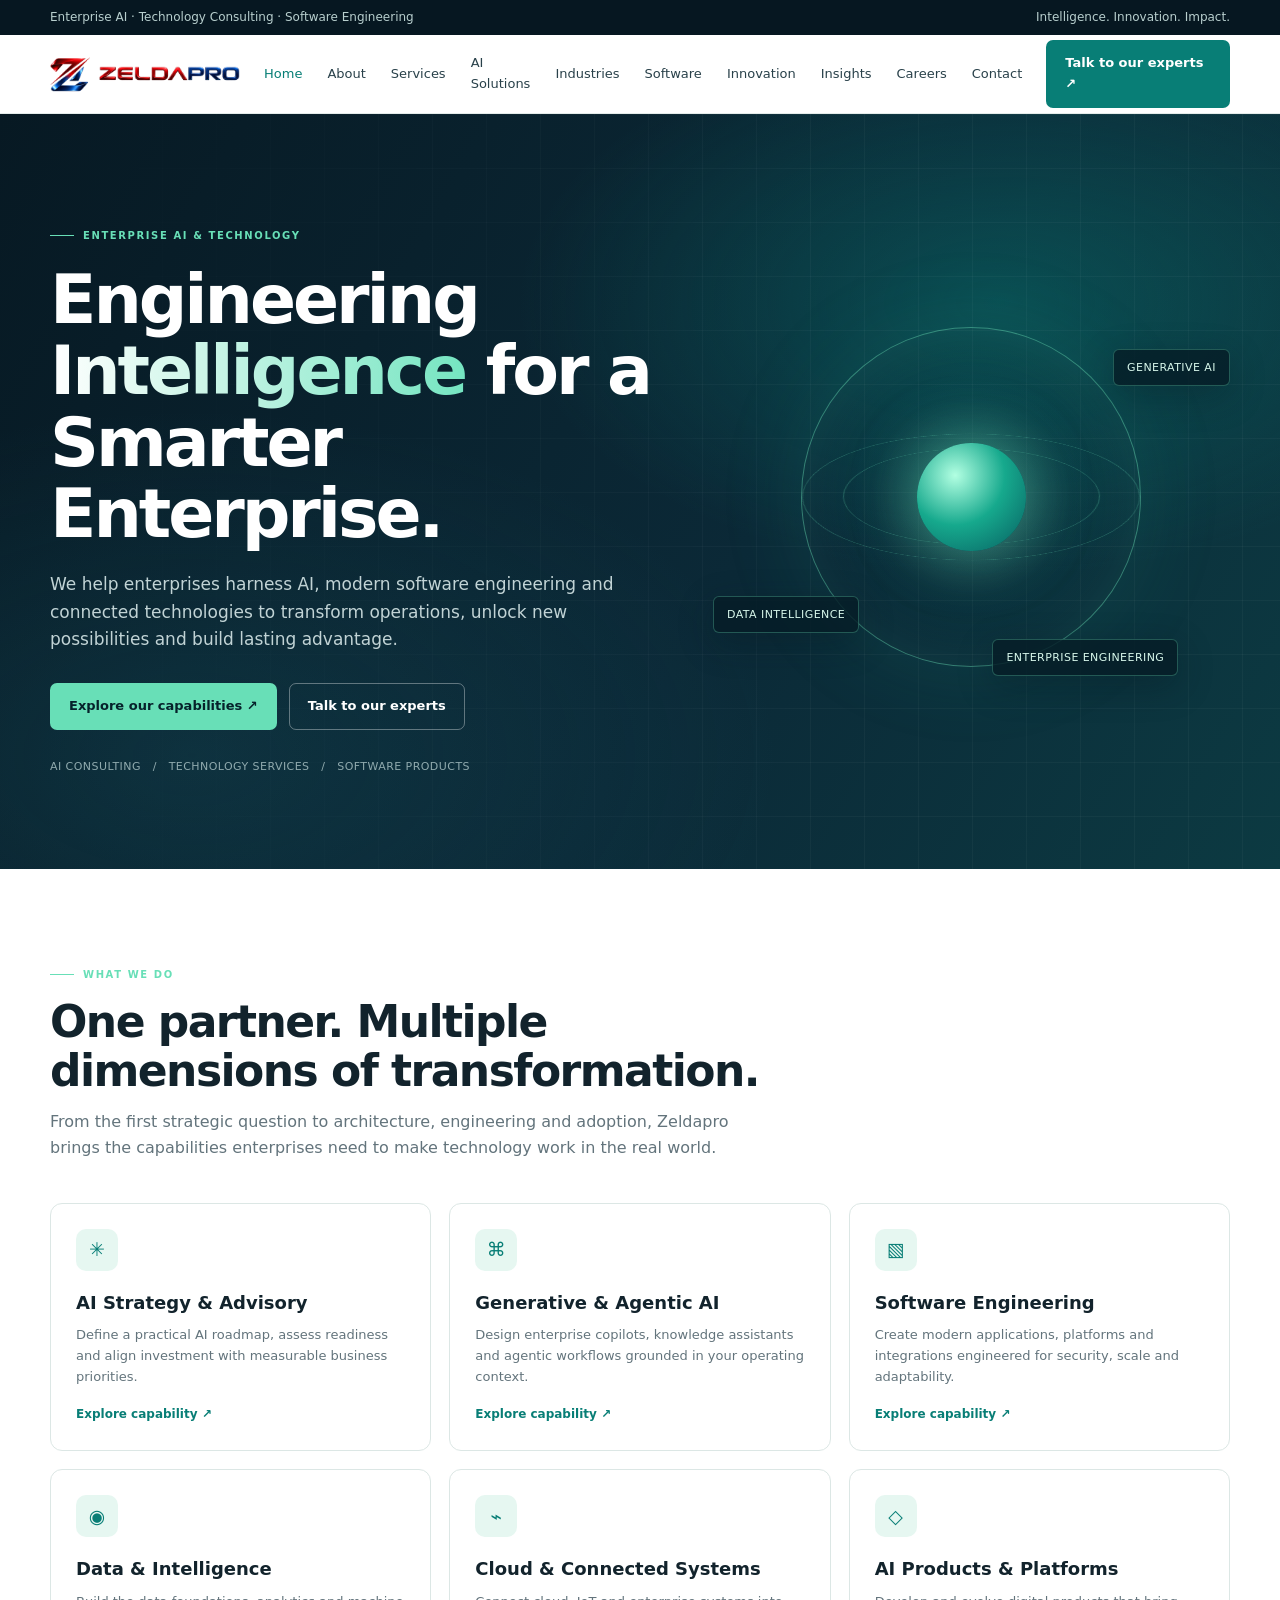
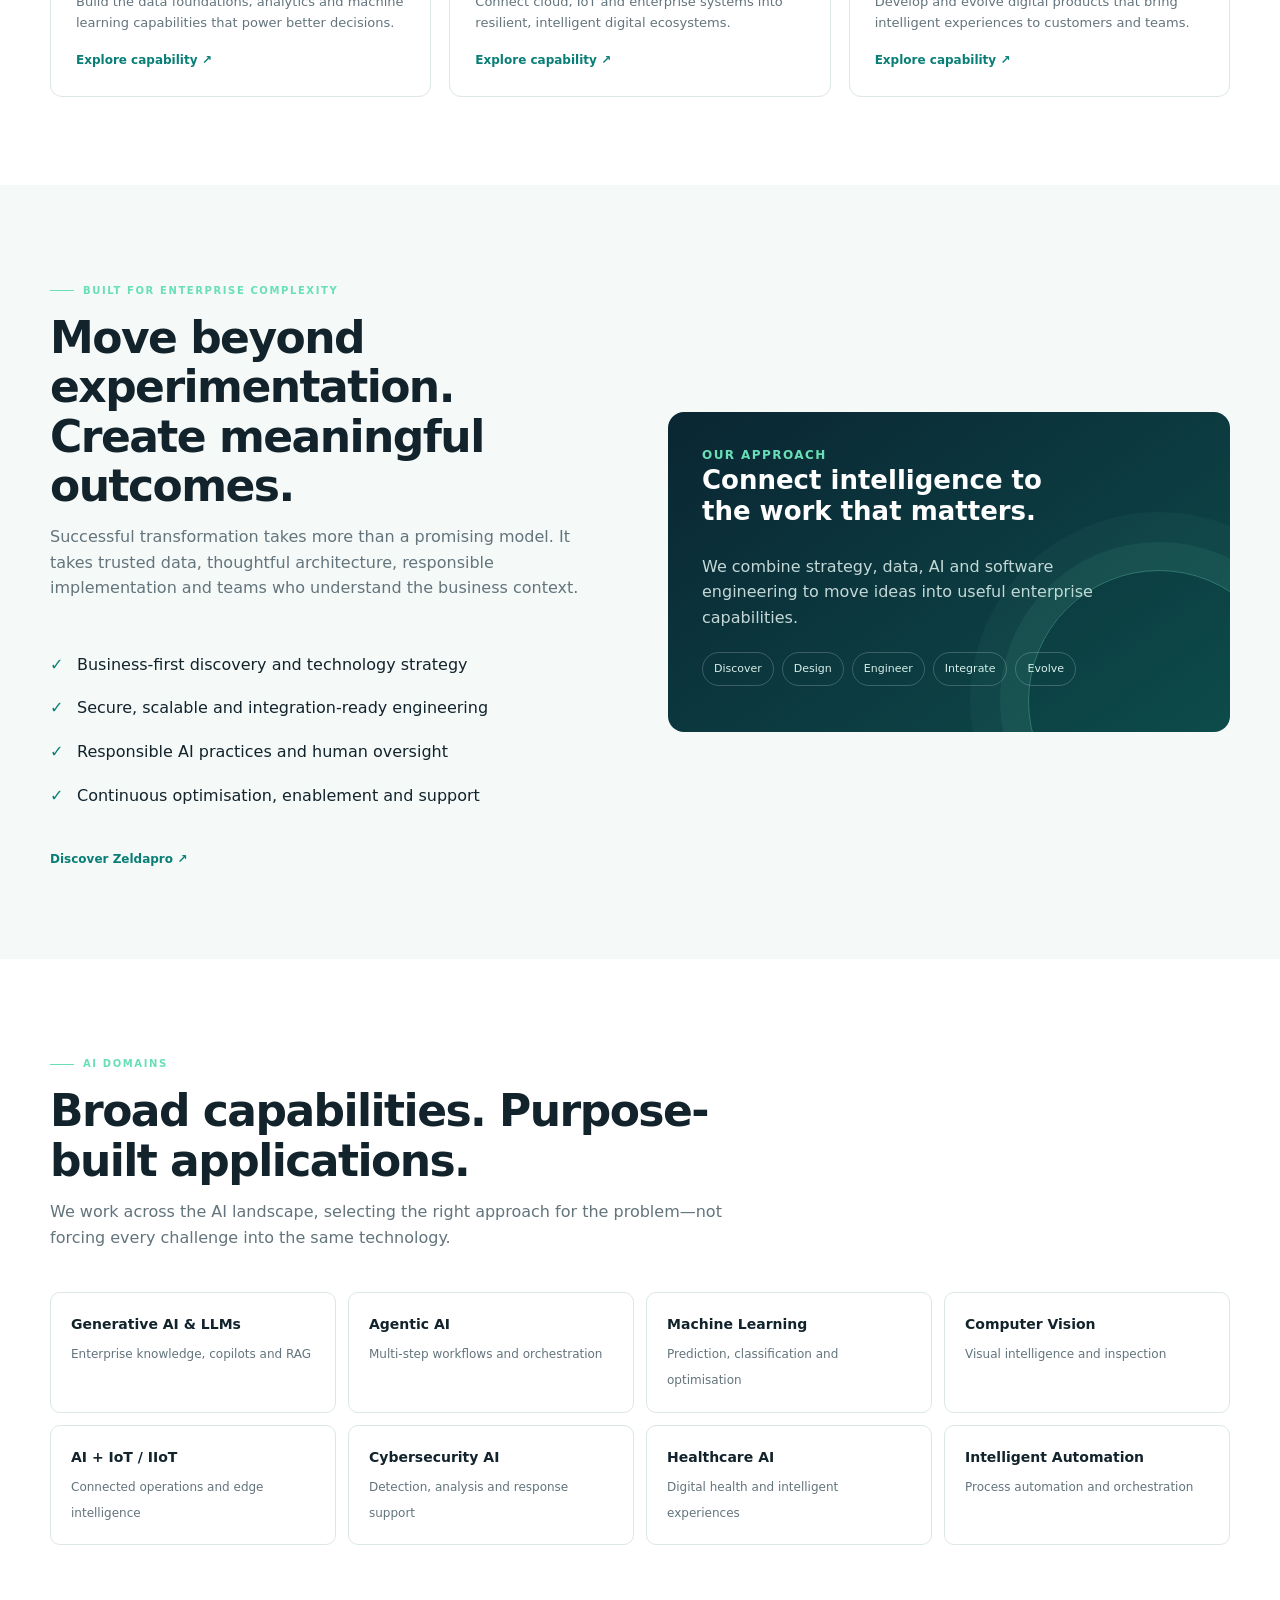
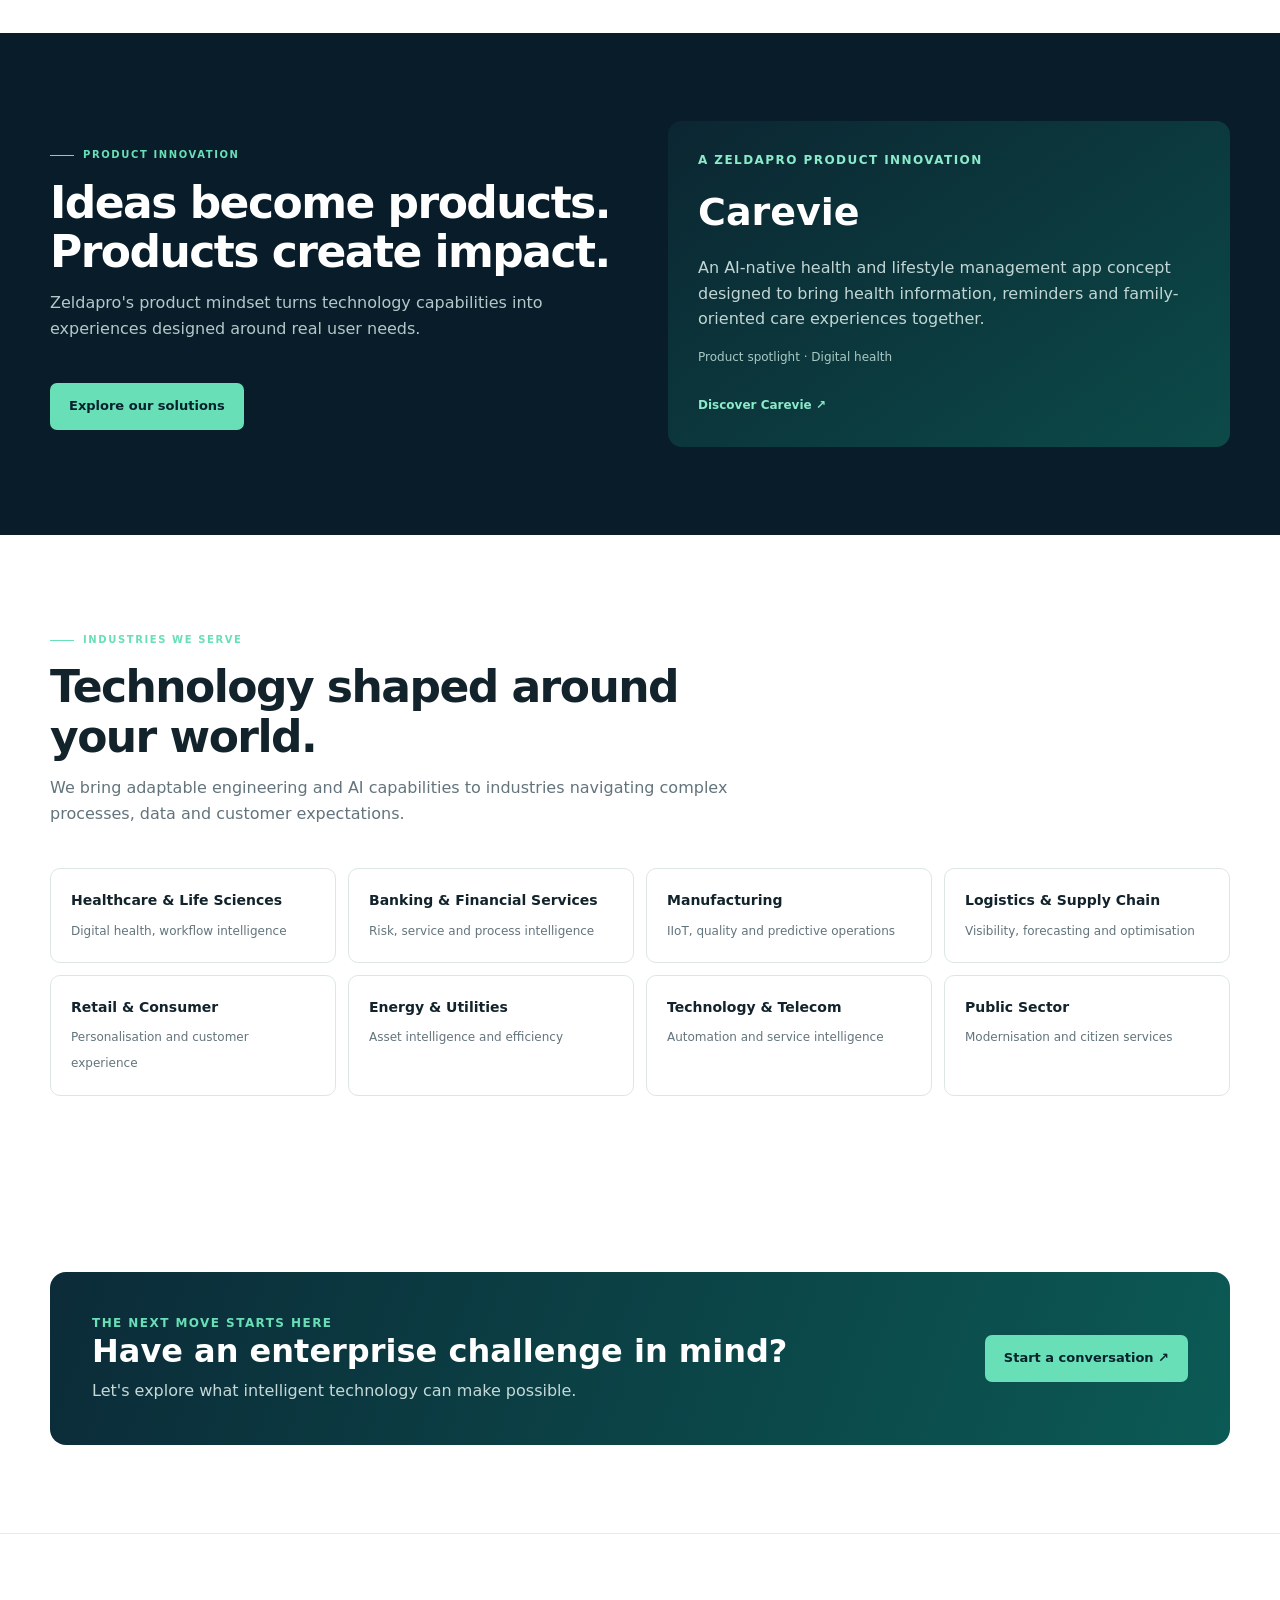
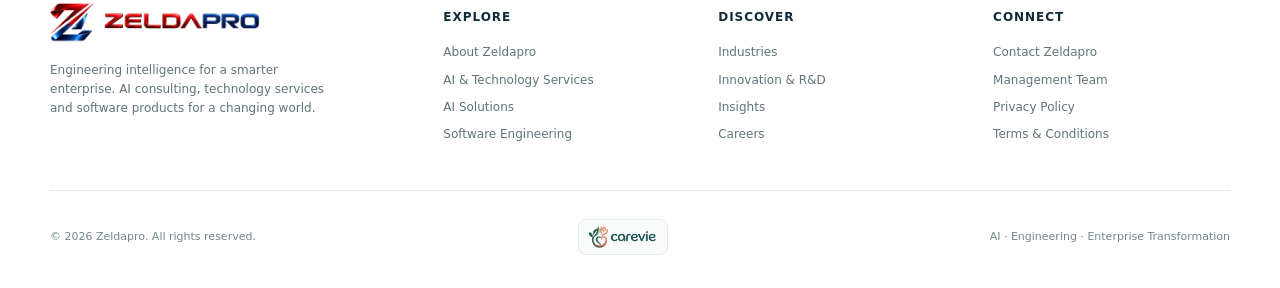
<file: index.html>
<!doctype html>
<html lang="en"><head><meta charset="utf-8"><meta name="viewport" content="width=device-width, initial-scale=1">
<title>Home | Zeldapro</title><meta name="description" content="Zeldapro partners with ambitious enterprises to turn AI opportunity into practical advantage through strategy, engineering and intelligent products.">
<meta name="theme-color" content="#081d29"><link rel="icon" href="assets/Zeldalogo-CAKomwG1.png" type="image/png"><link rel="apple-touch-icon" href="assets/Zeldalogo-CAKomwG1.png"><link rel="canonical" href="https://www.zeldapro.com/index.html">
<meta property="og:title" content="Home | Zeldapro"><meta property="og:description" content="Zeldapro partners with ambitious enterprises to turn AI opportunity into practical advantage through strategy, engineering and intelligent products."><meta property="og:type" content="website">
<link rel="stylesheet" href="assets/styles.css"></head><body><div class="topbar"><div class="container"><span>Enterprise AI · Technology Consulting · Software Engineering</span><span>Intelligence. Innovation. Impact.</span></div></div>
<header class="site-header"><div class="container nav"><a class="brand" href="index.html" aria-label="Zeldapro home"><img src="assets/zeldapro-logo-horizontal.png" alt="Zeldapro" class="brand-logo"></a><button class="menu-toggle" aria-label="Toggle navigation" aria-expanded="false">Menu</button><nav class="nav-links"><a class="active" href="index.html">Home</a><a class="" href="about.html">About</a><a class="" href="services.html">Services</a><a class="" href="solutions.html">AI Solutions</a><a class="" href="industries.html">Industries</a><a class="" href="software.html">Software</a><a class="" href="innovation.html">Innovation</a><a class="" href="insights.html">Insights</a><a class="" href="careers.html">Careers</a><a class="" href="contact.html">Contact</a></nav><a class="nav-cta" href="contact.html">Talk to our experts ↗</a></div></header><main><section class="hero"><div class="container hero-grid"><div><div class="eyebrow">Enterprise AI & Technology</div><h1>Engineering <span>Intelligence</span> for a Smarter Enterprise.</h1><p class="hero-copy">We help enterprises harness AI, modern software engineering and connected technologies to transform operations, unlock new possibilities and build lasting advantage.</p><div class="hero-actions"><a class="btn btn-primary" href="services.html">Explore our capabilities ↗</a><a class="btn btn-outline" href="contact.html">Talk to our experts</a></div><div class="hero-note">AI CONSULTING&nbsp;&nbsp; / &nbsp;&nbsp;TECHNOLOGY SERVICES&nbsp;&nbsp; / &nbsp;&nbsp;SOFTWARE PRODUCTS</div></div><div class="visual"><div class="orb"><div class="orb-core"></div></div><span class="orbit-label ol1">GENERATIVE AI</span><span class="orbit-label ol2">DATA INTELLIGENCE</span><span class="orbit-label ol3">ENTERPRISE ENGINEERING</span></div></div></section>
<section class="section"><div class="container"><div class="section-head"><div class="eyebrow">What we do</div><h2>One partner. Multiple dimensions of transformation.</h2><p>From the first strategic question to architecture, engineering and adoption, Zeldapro brings the capabilities enterprises need to make technology work in the real world.</p></div><div class="cards"><article class="card"><div class="card-icon">✳</div><h3>AI Strategy & Advisory</h3><p>Define a practical AI roadmap, assess readiness and align investment with measurable business priorities.</p><a class="card-link" href="services.html">Explore capability ↗</a></article><article class="card"><div class="card-icon">⌘</div><h3>Generative & Agentic AI</h3><p>Design enterprise copilots, knowledge assistants and agentic workflows grounded in your operating context.</p><a class="card-link" href="solutions.html">Explore capability ↗</a></article><article class="card"><div class="card-icon">▧</div><h3>Software Engineering</h3><p>Create modern applications, platforms and integrations engineered for security, scale and adaptability.</p><a class="card-link" href="software.html">Explore capability ↗</a></article><article class="card"><div class="card-icon">◉</div><h3>Data & Intelligence</h3><p>Build the data foundations, analytics and machine learning capabilities that power better decisions.</p><a class="card-link" href="services.html">Explore capability ↗</a></article><article class="card"><div class="card-icon">⌁</div><h3>Cloud & Connected Systems</h3><p>Connect cloud, IoT and enterprise systems into resilient, intelligent digital ecosystems.</p><a class="card-link" href="services.html">Explore capability ↗</a></article><article class="card"><div class="card-icon">◇</div><h3>AI Products & Platforms</h3><p>Develop and evolve digital products that bring intelligent experiences to customers and teams.</p><a class="card-link" href="solutions.html">Explore capability ↗</a></article></div></div></section>
<section class="section section-soft"><div class="container two-col"><div><div class="eyebrow">Built for enterprise complexity</div><div class="section-head"><h2>Move beyond experimentation. Create meaningful outcomes.</h2><p>Successful transformation takes more than a promising model. It takes trusted data, thoughtful architecture, responsible implementation and teams who understand the business context.</p></div><ul class="check-list"><li>Business-first discovery and technology strategy</li><li>Secure, scalable and integration-ready engineering</li><li>Responsible AI practices and human oversight</li><li>Continuous optimisation, enablement and support</li></ul><a class="card-link" href="about.html">Discover Zeldapro ↗</a></div><div class="feature-panel"><div class="tagline">Our approach</div><h3>Connect intelligence to the work that matters.</h3><p>We combine strategy, data, AI and software engineering to move ideas into useful enterprise capabilities.</p><div class="pill-row"><span class="pill">Discover</span><span class="pill">Design</span><span class="pill">Engineer</span><span class="pill">Integrate</span><span class="pill">Evolve</span></div></div></div></section>
<section class="section"><div class="container"><div class="section-head"><div class="eyebrow">AI domains</div><h2>Broad capabilities. Purpose-built applications.</h2><p>We work across the AI landscape, selecting the right approach for the problem—not forcing every challenge into the same technology.</p></div><div class="industries"><div class="industry"><b>Generative AI & LLMs</b><span>Enterprise knowledge, copilots and RAG</span></div><div class="industry"><b>Agentic AI</b><span>Multi-step workflows and orchestration</span></div><div class="industry"><b>Machine Learning</b><span>Prediction, classification and optimisation</span></div><div class="industry"><b>Computer Vision</b><span>Visual intelligence and inspection</span></div><div class="industry"><b>AI + IoT / IIoT</b><span>Connected operations and edge intelligence</span></div><div class="industry"><b>Cybersecurity AI</b><span>Detection, analysis and response support</span></div><div class="industry"><b>Healthcare AI</b><span>Digital health and intelligent experiences</span></div><div class="industry"><b>Intelligent Automation</b><span>Process automation and orchestration</span></div></div></div></section>
<section class="section section-dark"><div class="container two-col"><div><div class="eyebrow">Product innovation</div><div class="section-head"><h2>Ideas become products. Products create impact.</h2><p>Zeldapro's product mindset turns technology capabilities into experiences designed around real user needs.</p></div><a class="btn btn-primary" href="solutions.html">Explore our solutions</a></div><div class="product-card"><div class="tagline">A Zeldapro product innovation</div><h2 style="font-size:38px;margin:12px 0">Carevie</h2><p>An AI-native health and lifestyle management app concept designed to bring health information, reminders and family-oriented care experiences together.</p><p class="small" style="color:#a9c9c5">Product spotlight · Digital health</p><a class="card-link" style="color:#8beac9" href="solutions.html">Discover Carevie ↗</a></div></div></section>
<section class="section"><div class="container"><div class="section-head"><div class="eyebrow">Industries we serve</div><h2>Technology shaped around your world.</h2><p>We bring adaptable engineering and AI capabilities to industries navigating complex processes, data and customer expectations.</p></div><div class="industries"><div class="industry"><b>Healthcare & Life Sciences</b><span>Digital health, workflow intelligence</span></div><div class="industry"><b>Banking & Financial Services</b><span>Risk, service and process intelligence</span></div><div class="industry"><b>Manufacturing</b><span>IIoT, quality and predictive operations</span></div><div class="industry"><b>Logistics & Supply Chain</b><span>Visibility, forecasting and optimisation</span></div><div class="industry"><b>Retail & Consumer</b><span>Personalisation and customer experience</span></div><div class="industry"><b>Energy & Utilities</b><span>Asset intelligence and efficiency</span></div><div class="industry"><b>Technology & Telecom</b><span>Automation and service intelligence</span></div><div class="industry"><b>Public Sector</b><span>Modernisation and citizen services</span></div></div></div></section><section class="section"><div class="container"><div class="cta-band"><div><div class="tagline">The next move starts here</div><h2>Have an enterprise challenge in mind?</h2><p>Let's explore what intelligent technology can make possible.</p></div><a class="btn btn-primary" href="contact.html">Start a conversation ↗</a></div></div></section></main><footer class="footer"><div class="container"><div class="footer-grid">
<div><a class="brand" href="index.html" aria-label="Zeldapro home"><img src="assets/zeldapro-logo-horizontal.png" alt="Zeldapro" class="brand-logo"></a><p style="max-width:290px;margin-top:18px">Engineering intelligence for a smarter enterprise. AI consulting, technology services and software products for a changing world.</p></div>
<div><h4>Explore</h4><a href="about.html">About Zeldapro</a><a href="services.html">AI & Technology Services</a><a href="solutions.html">AI Solutions</a><a href="software.html">Software Engineering</a></div>
<div><h4>Discover</h4><a href="industries.html">Industries</a><a href="innovation.html">Innovation & R&D</a><a href="insights.html">Insights</a><a href="careers.html">Careers</a></div>
<div class="footer-connect"><h4>Connect</h4><a href="contact.html">Contact Zeldapro</a><a href="management-team.html">Management Team</a><a href="privacy.html">Privacy Policy</a><a href="terms-and-conditions.html">Terms &amp; Conditions</a></div>
</div><div class="footer-bottom"><span>© <span data-year></span> Zeldapro. All rights reserved.</span><a class="footer-carevie" href="https://carevie.in/" target="_blank" rel="noopener noreferrer" aria-label="Visit Carevie at carevie.in"><img src="assets/carevie-logo-dark.png" alt="Carevie" width="88" height="22" loading="lazy" decoding="async"></a><span>AI · Engineering · Enterprise Transformation</span></div></div></footer><script src="assets/site.js"></script></body></html>
</file>
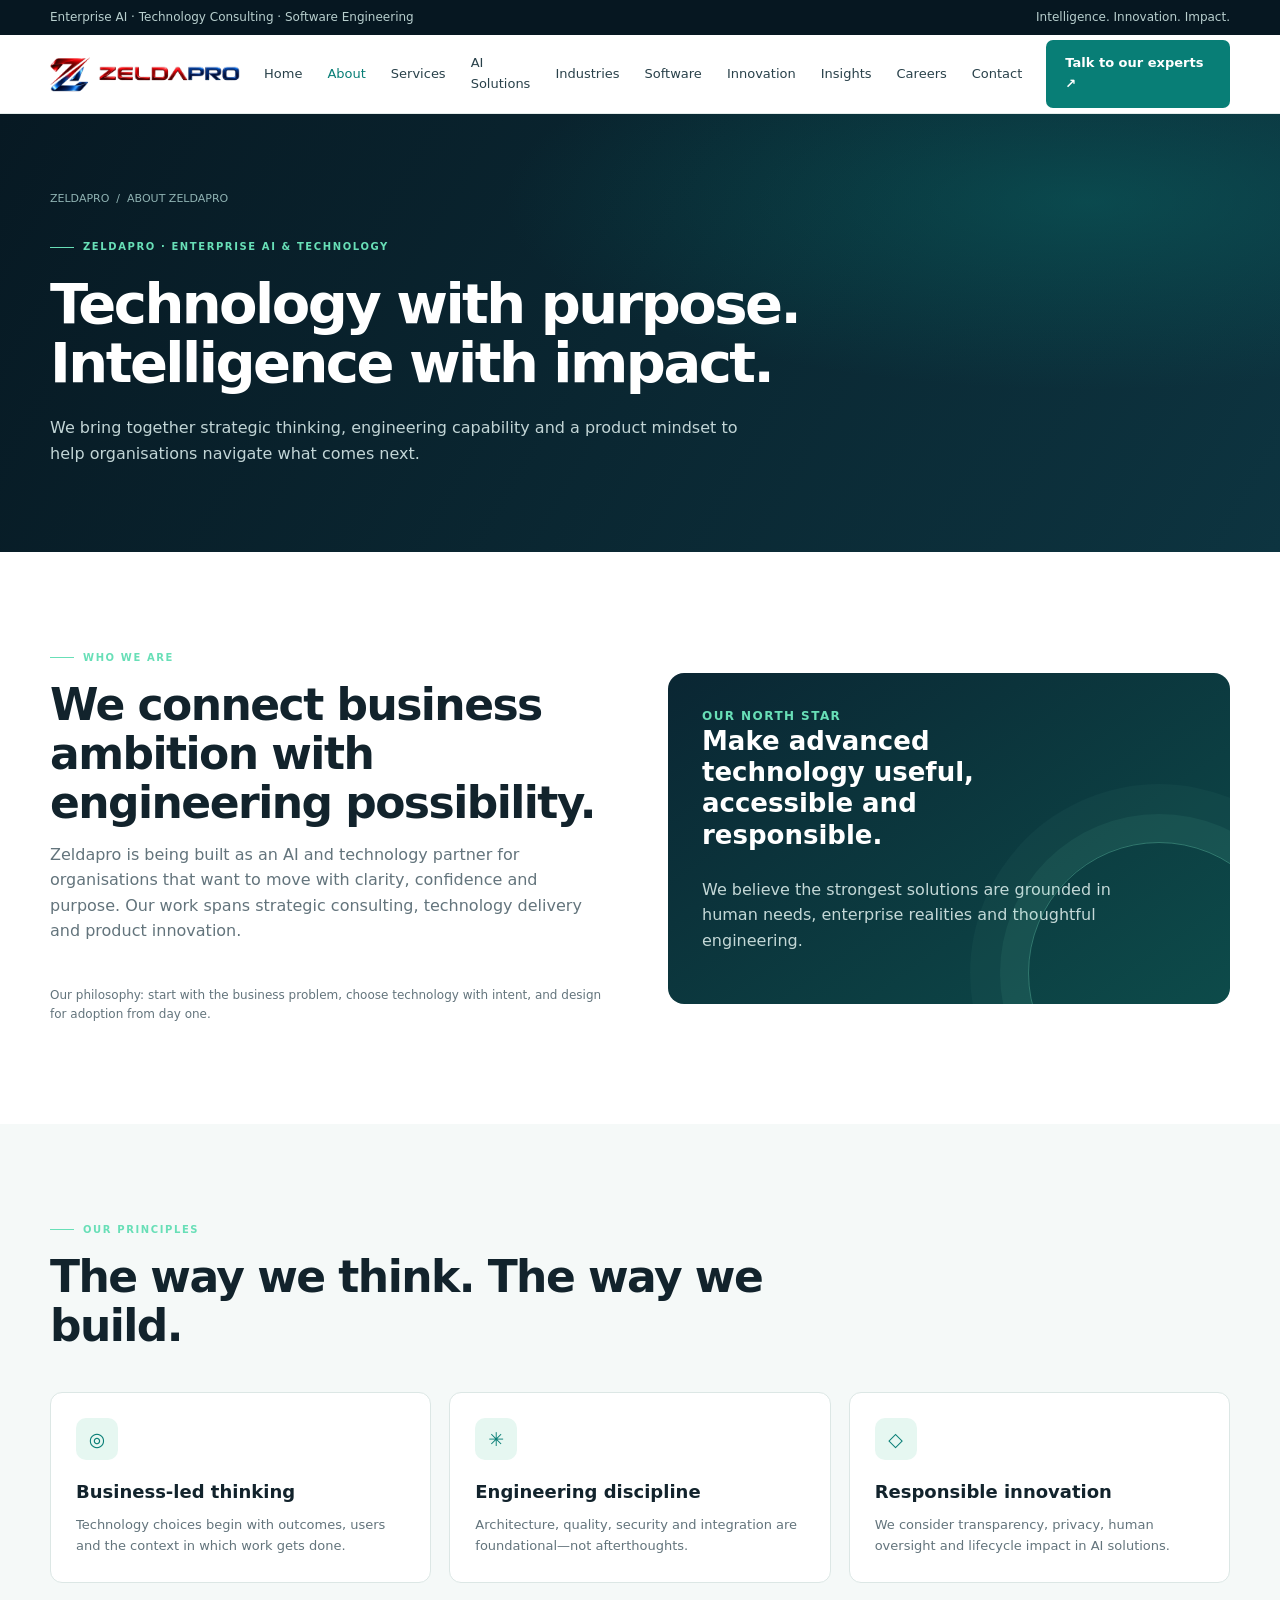
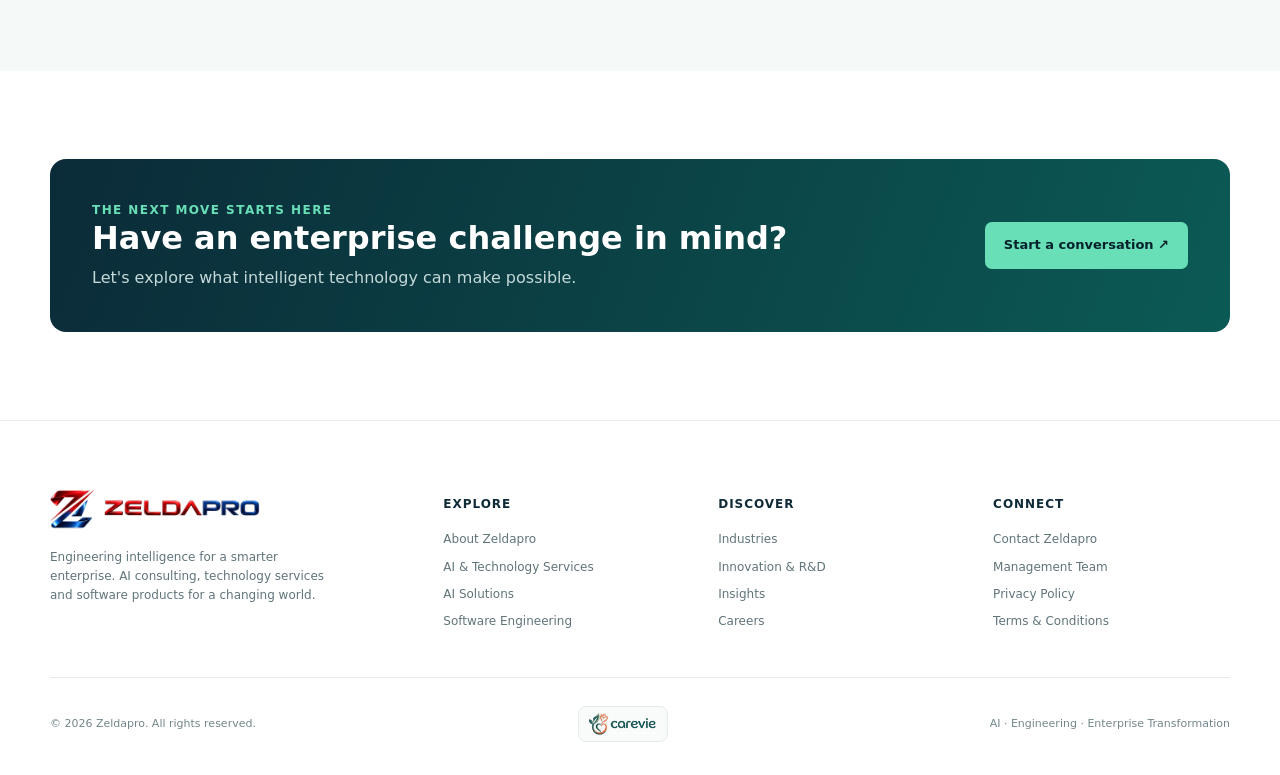
<file: about.html>
<!doctype html>
<html lang="en"><head><meta charset="utf-8"><meta name="viewport" content="width=device-width, initial-scale=1">
<title>About Zeldapro | Zeldapro</title><meta name="description" content="We bring together strategic thinking, engineering capability and a product mindset to help organisations navigate what comes next.">
<meta name="theme-color" content="#081d29"><link rel="icon" href="assets/Zeldalogo-CAKomwG1.png" type="image/png"><link rel="apple-touch-icon" href="assets/Zeldalogo-CAKomwG1.png"><link rel="canonical" href="https://www.zeldapro.com/about.html">
<meta property="og:title" content="About Zeldapro | Zeldapro"><meta property="og:description" content="We bring together strategic thinking, engineering capability and a product mindset to help organisations navigate what comes next."><meta property="og:type" content="website">
<link rel="stylesheet" href="assets/styles.css"></head><body><div class="topbar"><div class="container"><span>Enterprise AI · Technology Consulting · Software Engineering</span><span>Intelligence. Innovation. Impact.</span></div></div>
<header class="site-header"><div class="container nav"><a class="brand" href="index.html" aria-label="Zeldapro home"><img src="assets/zeldapro-logo-horizontal.png" alt="Zeldapro" class="brand-logo"></a><button class="menu-toggle" aria-label="Toggle navigation" aria-expanded="false">Menu</button><nav class="nav-links"><a class="" href="index.html">Home</a><a class="active" href="about.html">About</a><a class="" href="services.html">Services</a><a class="" href="solutions.html">AI Solutions</a><a class="" href="industries.html">Industries</a><a class="" href="software.html">Software</a><a class="" href="innovation.html">Innovation</a><a class="" href="insights.html">Insights</a><a class="" href="careers.html">Careers</a><a class="" href="contact.html">Contact</a></nav><a class="nav-cta" href="contact.html">Talk to our experts ↗</a></div></header><main><section class="page-hero"><div class="container"><div class="breadcrumb">ZELDAPRO&nbsp; / &nbsp;ABOUT ZELDAPRO</div><div class="eyebrow">Zeldapro · Enterprise AI & Technology</div><h1>Technology with purpose. Intelligence with impact.</h1><p>We bring together strategic thinking, engineering capability and a product mindset to help organisations navigate what comes next.</p></div></section><section class="section"><div class="container two-col"><div><div class="eyebrow">Who we are</div><div class="section-head"><h2>We connect business ambition with engineering possibility.</h2><p>Zeldapro is being built as an AI and technology partner for organisations that want to move with clarity, confidence and purpose. Our work spans strategic consulting, technology delivery and product innovation.</p></div><p class="small">Our philosophy: start with the business problem, choose technology with intent, and design for adoption from day one.</p></div><div class="feature-panel"><div class="tagline">Our north star</div><h3>Make advanced technology useful, accessible and responsible.</h3><p>We believe the strongest solutions are grounded in human needs, enterprise realities and thoughtful engineering.</p></div></div></section><section class="section section-soft"><div class="container"><div class="section-head"><div class="eyebrow">Our principles</div><h2>The way we think. The way we build.</h2></div><div class="cards"><article class="card"><div class="card-icon">◎</div><h3>Business-led thinking</h3><p>Technology choices begin with outcomes, users and the context in which work gets done.</p></article><article class="card"><div class="card-icon">✳</div><h3>Engineering discipline</h3><p>Architecture, quality, security and integration are foundational—not afterthoughts.</p></article><article class="card"><div class="card-icon">◇</div><h3>Responsible innovation</h3><p>We consider transparency, privacy, human oversight and lifecycle impact in AI solutions.</p></article></div></div></section><section class="section"><div class="container"><div class="cta-band"><div><div class="tagline">The next move starts here</div><h2>Have an enterprise challenge in mind?</h2><p>Let's explore what intelligent technology can make possible.</p></div><a class="btn btn-primary" href="contact.html">Start a conversation ↗</a></div></div></section></main><footer class="footer"><div class="container"><div class="footer-grid">
<div><a class="brand" href="index.html" aria-label="Zeldapro home"><img src="assets/zeldapro-logo-horizontal.png" alt="Zeldapro" class="brand-logo"></a><p style="max-width:290px;margin-top:18px">Engineering intelligence for a smarter enterprise. AI consulting, technology services and software products for a changing world.</p></div>
<div><h4>Explore</h4><a href="about.html">About Zeldapro</a><a href="services.html">AI & Technology Services</a><a href="solutions.html">AI Solutions</a><a href="software.html">Software Engineering</a></div>
<div><h4>Discover</h4><a href="industries.html">Industries</a><a href="innovation.html">Innovation & R&D</a><a href="insights.html">Insights</a><a href="careers.html">Careers</a></div>
<div class="footer-connect"><h4>Connect</h4><a href="contact.html">Contact Zeldapro</a><a href="management-team.html">Management Team</a><a href="privacy.html">Privacy Policy</a><a href="terms-and-conditions.html">Terms &amp; Conditions</a></div>
</div><div class="footer-bottom"><span>© <span data-year></span> Zeldapro. All rights reserved.</span><a class="footer-carevie" href="https://carevie.in/" target="_blank" rel="noopener noreferrer" aria-label="Visit Carevie at carevie.in"><img src="assets/carevie-logo-dark.png" alt="Carevie" width="88" height="22" loading="lazy" decoding="async"></a><span>AI · Engineering · Enterprise Transformation</span></div></div></footer><script src="assets/site.js"></script></body></html>
</file>
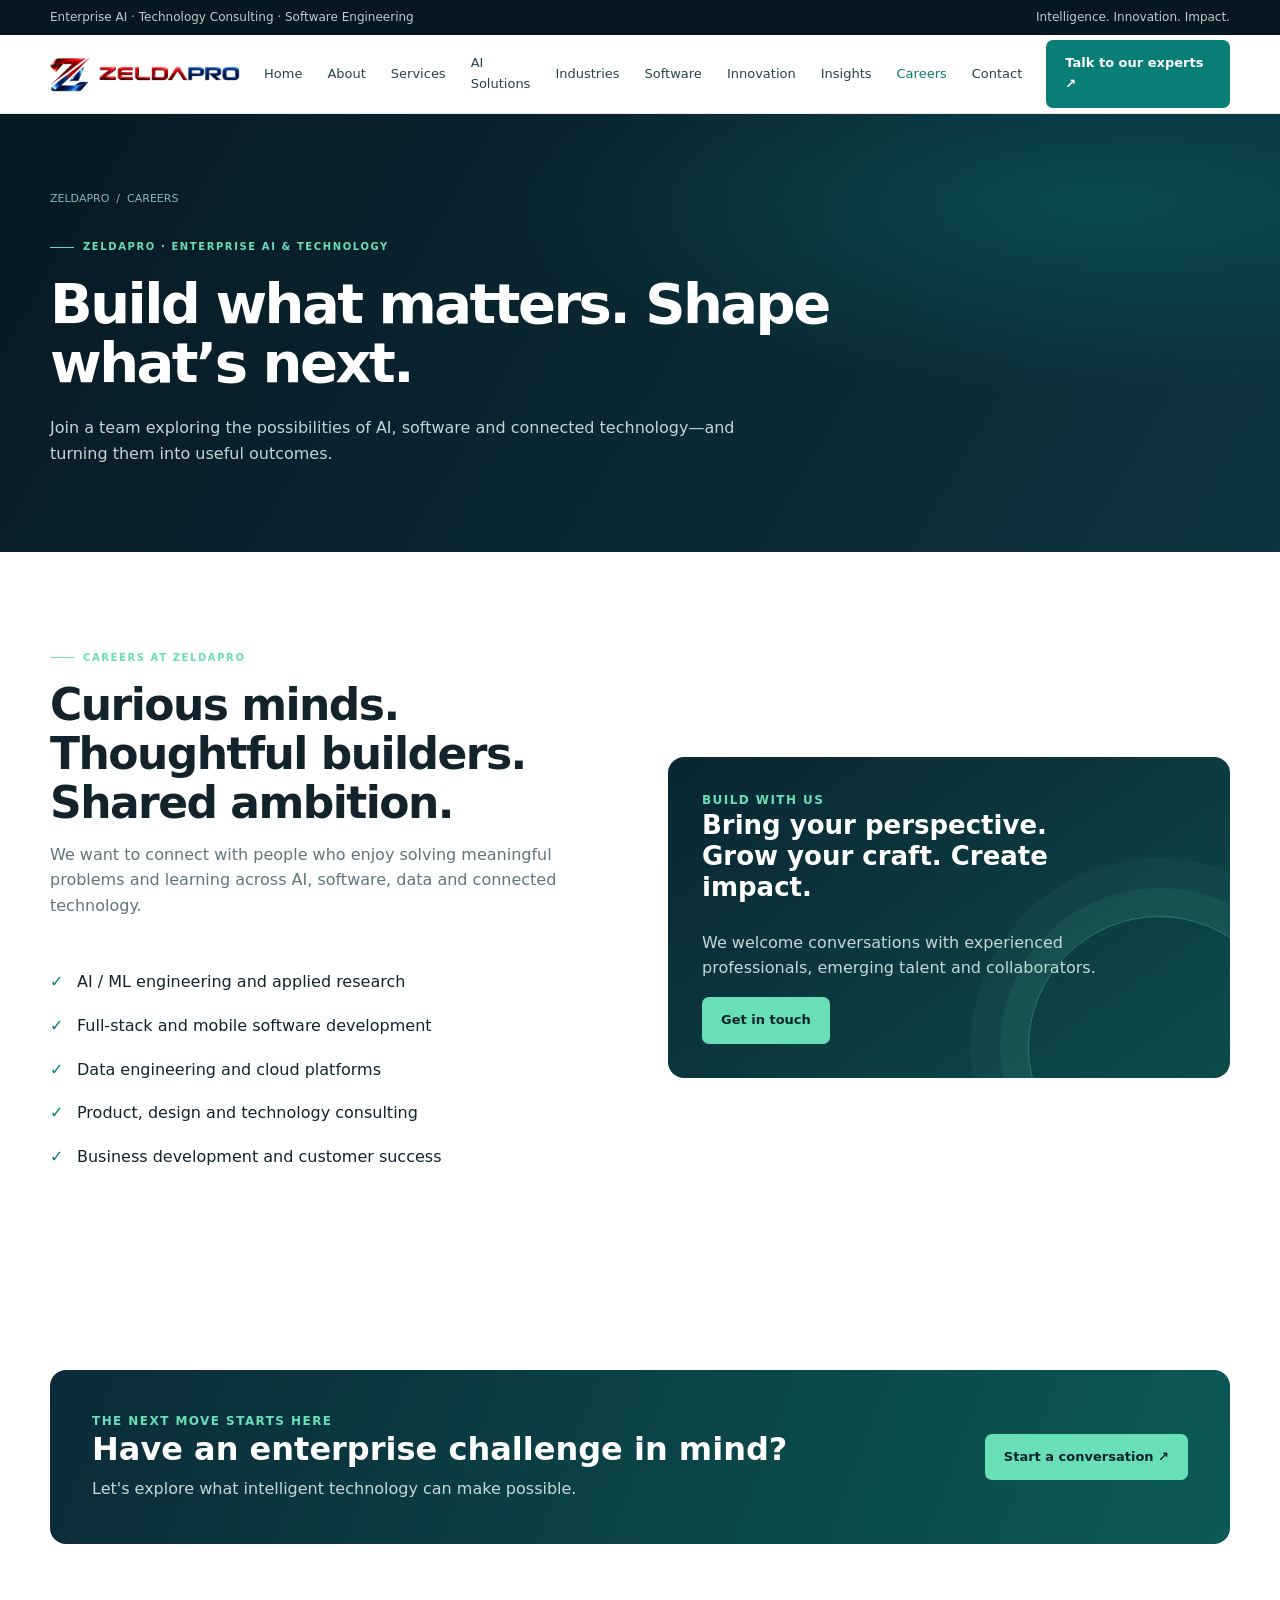
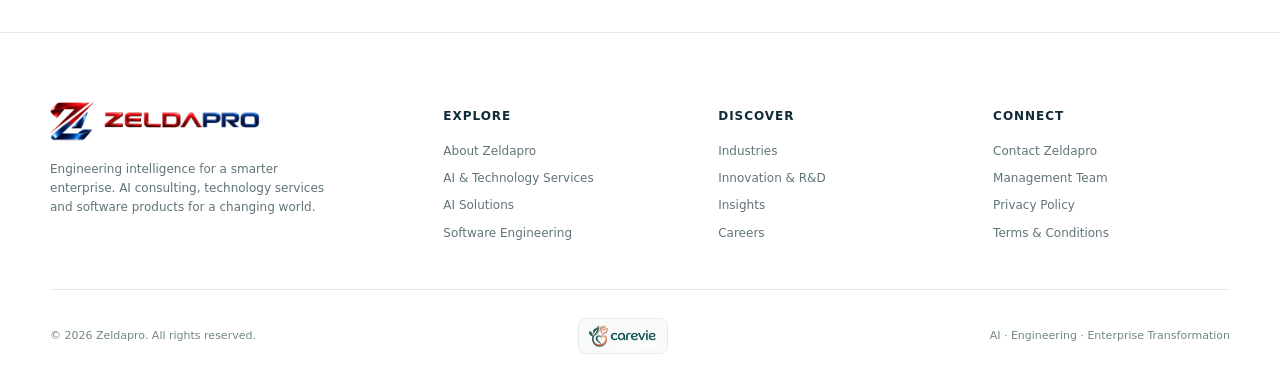
<file: careers.html>
<!doctype html>
<html lang="en"><head><meta charset="utf-8"><meta name="viewport" content="width=device-width, initial-scale=1">
<title>Careers | Zeldapro</title><meta name="description" content="Join a team exploring the possibilities of AI, software and connected technology—and turning them into useful outcomes.">
<meta name="theme-color" content="#081d29"><link rel="icon" href="assets/Zeldalogo-CAKomwG1.png" type="image/png"><link rel="apple-touch-icon" href="assets/Zeldalogo-CAKomwG1.png"><link rel="canonical" href="https://www.zeldapro.com/careers.html">
<meta property="og:title" content="Careers | Zeldapro"><meta property="og:description" content="Join a team exploring the possibilities of AI, software and connected technology—and turning them into useful outcomes."><meta property="og:type" content="website">
<link rel="stylesheet" href="assets/styles.css"></head><body><div class="topbar"><div class="container"><span>Enterprise AI · Technology Consulting · Software Engineering</span><span>Intelligence. Innovation. Impact.</span></div></div>
<header class="site-header"><div class="container nav"><a class="brand" href="index.html" aria-label="Zeldapro home"><img src="assets/zeldapro-logo-horizontal.png" alt="Zeldapro" class="brand-logo"></a><button class="menu-toggle" aria-label="Toggle navigation" aria-expanded="false">Menu</button><nav class="nav-links"><a class="" href="index.html">Home</a><a class="" href="about.html">About</a><a class="" href="services.html">Services</a><a class="" href="solutions.html">AI Solutions</a><a class="" href="industries.html">Industries</a><a class="" href="software.html">Software</a><a class="" href="innovation.html">Innovation</a><a class="" href="insights.html">Insights</a><a class="active" href="careers.html">Careers</a><a class="" href="contact.html">Contact</a></nav><a class="nav-cta" href="contact.html">Talk to our experts ↗</a></div></header><main><section class="page-hero"><div class="container"><div class="breadcrumb">ZELDAPRO&nbsp; / &nbsp;CAREERS</div><div class="eyebrow">Zeldapro · Enterprise AI & Technology</div><h1>Build what matters. Shape what’s next.</h1><p>Join a team exploring the possibilities of AI, software and connected technology—and turning them into useful outcomes.</p></div></section><section class="section"><div class="container two-col"><div><div class="eyebrow">Careers at Zeldapro</div><div class="section-head"><h2>Curious minds. Thoughtful builders. Shared ambition.</h2><p>We want to connect with people who enjoy solving meaningful problems and learning across AI, software, data and connected technology.</p></div><ul class="check-list"><li>AI / ML engineering and applied research</li><li>Full-stack and mobile software development</li><li>Data engineering and cloud platforms</li><li>Product, design and technology consulting</li><li>Business development and customer success</li></ul></div><div class="feature-panel"><div class="tagline">Build with us</div><h3>Bring your perspective. Grow your craft. Create impact.</h3><p>We welcome conversations with experienced professionals, emerging talent and collaborators.</p><a class="btn btn-primary" href="contact.html">Get in touch</a></div></div></section><section class="section"><div class="container"><div class="cta-band"><div><div class="tagline">The next move starts here</div><h2>Have an enterprise challenge in mind?</h2><p>Let's explore what intelligent technology can make possible.</p></div><a class="btn btn-primary" href="contact.html">Start a conversation ↗</a></div></div></section></main><footer class="footer"><div class="container"><div class="footer-grid">
<div><a class="brand" href="index.html" aria-label="Zeldapro home"><img src="assets/zeldapro-logo-horizontal.png" alt="Zeldapro" class="brand-logo"></a><p style="max-width:290px;margin-top:18px">Engineering intelligence for a smarter enterprise. AI consulting, technology services and software products for a changing world.</p></div>
<div><h4>Explore</h4><a href="about.html">About Zeldapro</a><a href="services.html">AI & Technology Services</a><a href="solutions.html">AI Solutions</a><a href="software.html">Software Engineering</a></div>
<div><h4>Discover</h4><a href="industries.html">Industries</a><a href="innovation.html">Innovation & R&D</a><a href="insights.html">Insights</a><a href="careers.html">Careers</a></div>
<div class="footer-connect"><h4>Connect</h4><a href="contact.html">Contact Zeldapro</a><a href="management-team.html">Management Team</a><a href="privacy.html">Privacy Policy</a><a href="terms-and-conditions.html">Terms &amp; Conditions</a></div>
</div><div class="footer-bottom"><span>© <span data-year></span> Zeldapro. All rights reserved.</span><a class="footer-carevie" href="https://carevie.in/" target="_blank" rel="noopener noreferrer" aria-label="Visit Carevie at carevie.in"><img src="assets/carevie-logo-dark.png" alt="Carevie" width="88" height="22" loading="lazy" decoding="async"></a><span>AI · Engineering · Enterprise Transformation</span></div></div></footer><script src="assets/site.js"></script></body></html>
</file>
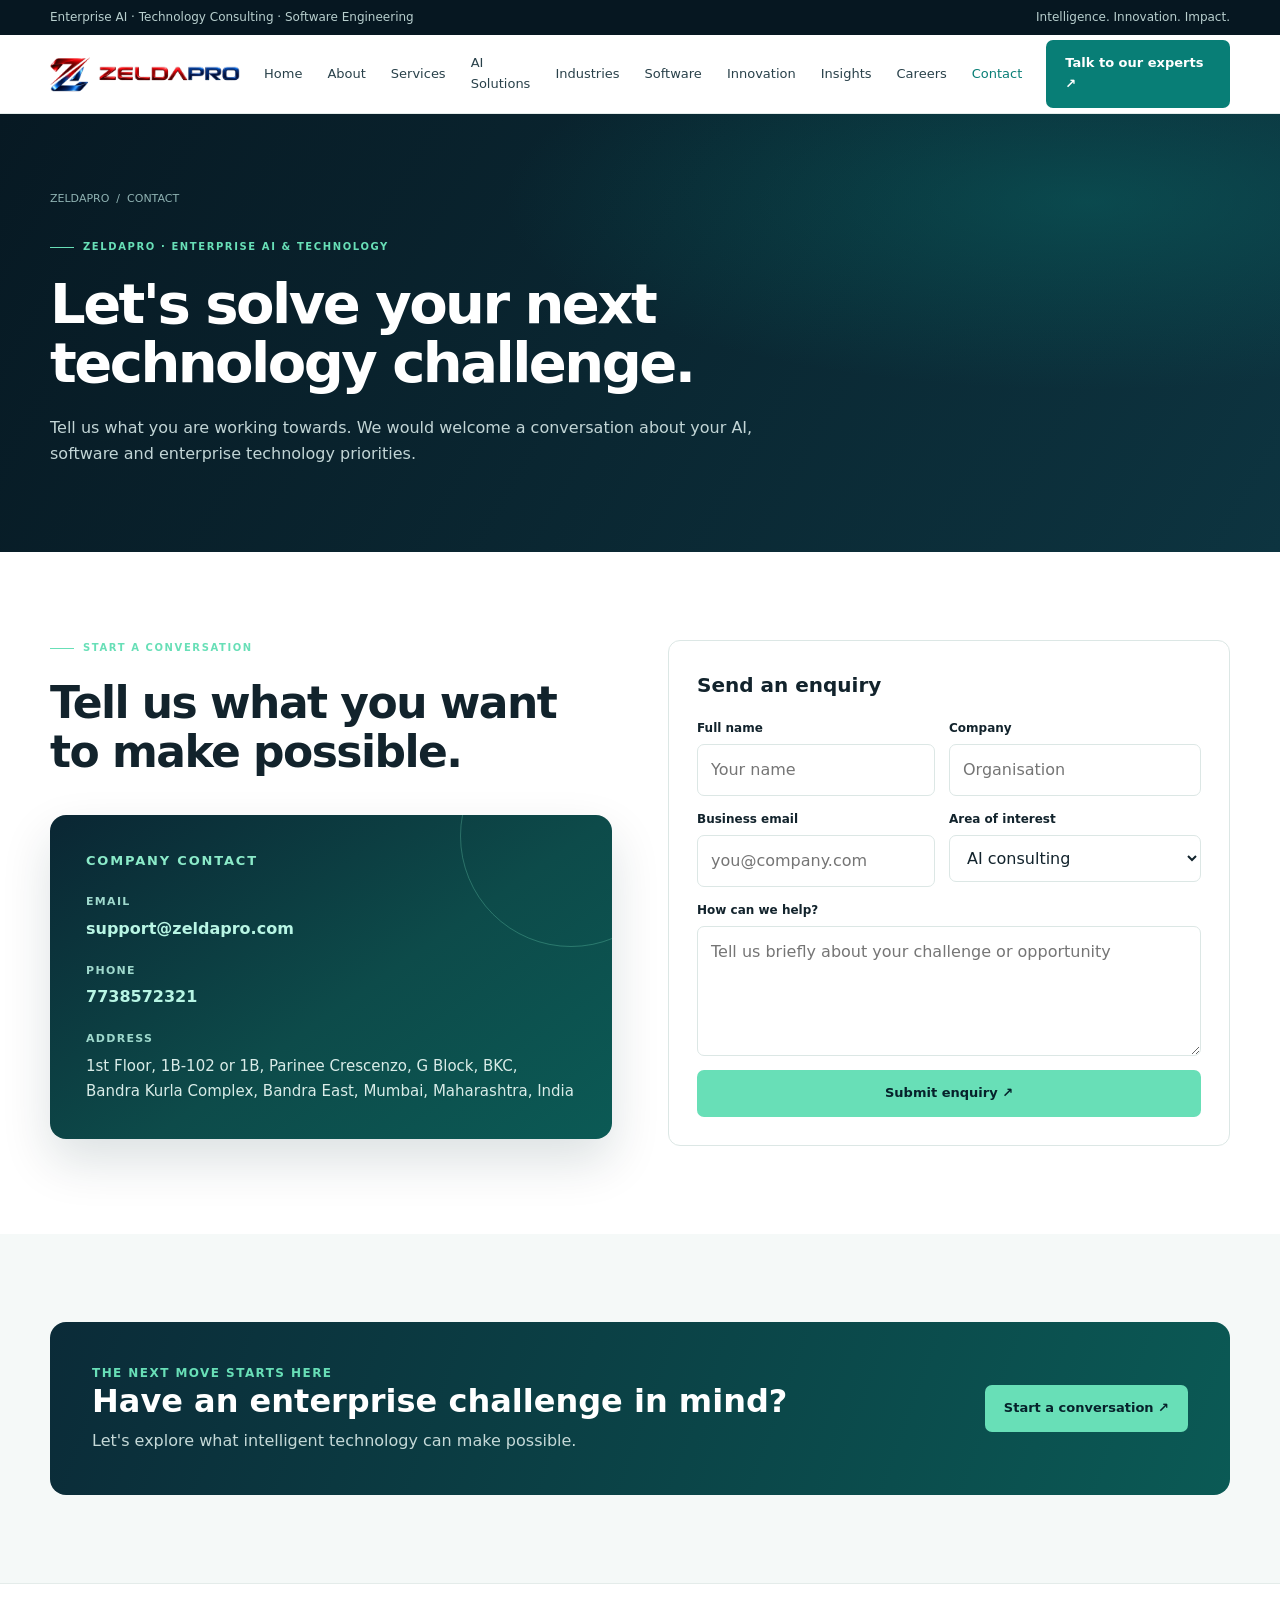
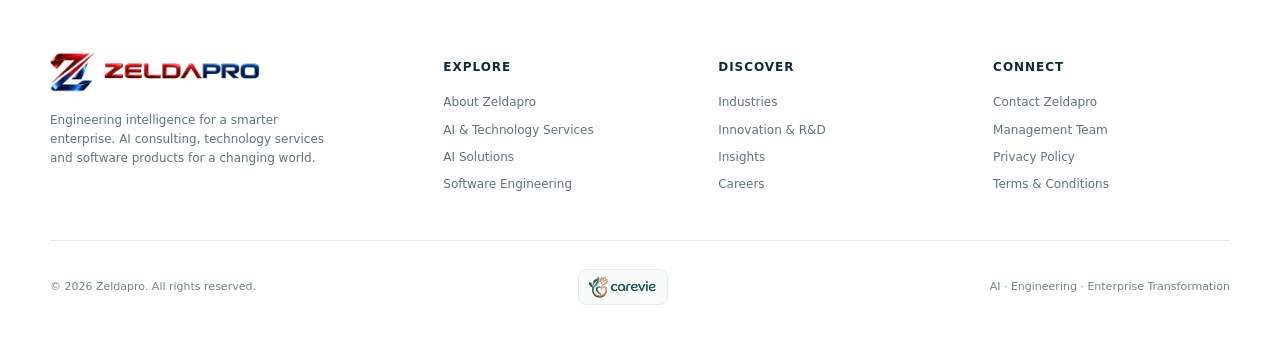
<file: contact.html>
<!doctype html>
<html lang="en">

<head>
    <meta charset="utf-8">
    <meta name="viewport" content="width=device-width, initial-scale=1">
    <title>Contact | Zeldapro</title>
    <meta name="description"
        content="Tell us what you are working towards. We would welcome a conversation about your AI, software and enterprise technology priorities.">
    <meta name="theme-color" content="#081d29">
    <link rel="icon" href="assets/Zeldalogo-CAKomwG1.png" type="image/png">
    <link rel="apple-touch-icon" href="assets/Zeldalogo-CAKomwG1.png">
    <link rel="canonical" href="https://www.zeldapro.com/contact.html">
    <meta property="og:title" content="Contact | Zeldapro">
    <meta property="og:description"
        content="Tell us what you are working towards. We would welcome a conversation about your AI, software and enterprise technology priorities.">
    <meta property="og:type" content="website">
    <link rel="stylesheet" href="assets/styles.css">
</head>

<body>
    <div class="topbar">
        <div class="container"><span>Enterprise AI · Technology Consulting · Software
                Engineering</span><span>Intelligence. Innovation. Impact.</span></div>
    </div>
    <header class="site-header">
        <div class="container nav"><a class="brand" href="index.html" aria-label="Zeldapro home"><img
                    src="assets/zeldapro-logo-horizontal.png" alt="Zeldapro" class="brand-logo"></a><button
                class="menu-toggle" aria-label="Toggle navigation" aria-expanded="false">Menu</button>
            <nav class="nav-links"><a class="" href="index.html">Home</a><a class="" href="about.html">About</a><a
                    class="" href="services.html">Services</a><a class="" href="solutions.html">AI Solutions</a><a
                    class="" href="industries.html">Industries</a><a class="" href="software.html">Software</a><a
                    class="" href="innovation.html">Innovation</a><a class="" href="insights.html">Insights</a><a
                    class="" href="careers.html">Careers</a><a class="active" href="contact.html">Contact</a></nav><a
                class="nav-cta" href="contact.html">Talk to our experts ↗</a>
        </div>
    </header>
    <main>
        <section class="page-hero">
            <div class="container">
                <div class="breadcrumb">ZELDAPRO&nbsp; / &nbsp;CONTACT</div>
                <div class="eyebrow">Zeldapro · Enterprise AI & Technology</div>
                <h1>Let's solve your next technology challenge.</h1>
                <p>Tell us what you are working towards. We would welcome a conversation about your AI, software and
                    enterprise technology priorities.</p>
            </div>
        </section>
        <section class="section contact-section">
            <div class="container two-col contact-layout">
                <aside class="contact-aside" aria-labelledby="contact-details-heading">
                    <div class="eyebrow">Start a conversation</div>
                    <div class="section-head contact-aside__intro">
                        <h2>Tell us what you want to make possible.</h2>
                    </div>
                    <div class="contact-details-panel" id="contact-details-heading">
                        <h3 class="contact-details-panel__title">Company contact</h3>
                        <ul class="contact-details-list">
                            <li class="contact-details-item"><span class="contact-details-item__label">Email</span><a
                                    class="contact-details-item__value"
                                    href="mailto:support@zeldapro.com">support@zeldapro.com</a></li>
                            <li class="contact-details-item"><span class="contact-details-item__label">Phone</span><a
                                    class="contact-details-item__value" href="tel:+917738572321">7738572321</a></li>
                            <li class="contact-details-item contact-details-item--address"><span
                                    class="contact-details-item__label">Address</span>
                                <address class="contact-details-item__value contact-details-item__address">1st Floor,
                                    1B-102 or 1B, Parinee Crescenzo, G Block, BKC, Bandra Kurla Complex, Bandra East,
                                    Mumbai, Maharashtra, India</address>
                            </li>
                        </ul>
                    </div>
                </aside>
                <div class="content-block contact-form-panel">
                    <h3>Send an enquiry</h3>
                    <form action="https://api.web3forms.com/submit" method="POST" autocomplete="off">
                        <input type="hidden" name="access_key" value="86db3645-5017-4fd0-8455-0d0b9d295a13">
                        <input type="hidden" name="subject" value="New Contact Enquiry from Zeldapro Website">
                        <input type="hidden" name="from_name" value="Zeldapro Website">
                        <input type="checkbox" name="botcheck" class="hidden" style="display: none;">
                        <div class="form-grid">
                            <div class="field"><label for="name">Full name</label><input id="name" name="name" type="text" required
                                    placeholder="Your name"></div>
                            <div class="field"><label for="company">Company</label><input id="company" name="company" type="text"
                                    placeholder="Organisation"></div>
                            <div class="field"><label for="email">Business email</label><input id="email" name="email"
                                    type="email" required placeholder="you@company.com"></div>
                            <div class="field"><label for="interest">Area of interest</label><select id="interest"
                                    name="interest">
                                    <option value="AI consulting">AI consulting</option>
                                    <option value="AI engineering / solutions">AI engineering / solutions</option>
                                    <option value="Software development">Software development</option>
                                    <option value="Technology services">Technology services</option>
                                    <option value="Product partnership">Product partnership</option>
                                    <option value="Careers">Careers</option>
                                    <option value="Other">Other</option>
                                </select></div>
                            <div class="field full"><label for="message">How can we help?</label><textarea id="message"
                                    name="message" required
                                    placeholder="Tell us briefly about your challenge or opportunity"></textarea></div>
                            <div class="field full"><button class="btn btn-primary" type="submit">Submit enquiry
                                    ↗</button>

                            </div>
                        </div>
                    </form>
                </div>
            </div>
        </section>
        <section class="section section-soft">
            <div class="container">
                <div class="cta-band">
                    <div>
                        <div class="tagline">The next move starts here</div>
                        <h2>Have an enterprise challenge in mind?</h2>
                        <p>Let's explore what intelligent technology can make possible.</p>
                    </div><a class="btn btn-primary" href="contact.html">Start a conversation ↗</a>
                </div>
            </div>
        </section>
    </main>
    <footer class="footer">
        <div class="container">
            <div class="footer-grid">
                <div><a class="brand" href="index.html" aria-label="Zeldapro home"><img
                            src="assets/zeldapro-logo-horizontal.png" alt="Zeldapro" class="brand-logo"></a>
                    <p style="max-width:290px;margin-top:18px">Engineering intelligence for a smarter enterprise. AI
                        consulting, technology services and software products for a changing world.</p>
                </div>
                <div>
                    <h4>Explore</h4><a href="about.html">About Zeldapro</a><a href="services.html">AI & Technology
                        Services</a><a href="solutions.html">AI Solutions</a><a href="software.html">Software
                        Engineering</a>
                </div>
                <div>
                    <h4>Discover</h4><a href="industries.html">Industries</a><a href="innovation.html">Innovation &
                        R&D</a><a href="insights.html">Insights</a><a href="careers.html">Careers</a>
                </div>
                <div class="footer-connect">
                    <h4>Connect</h4><a href="contact.html">Contact Zeldapro</a><a href="management-team.html">Management
                        Team</a><a href="privacy.html">Privacy Policy</a><a href="terms-and-conditions.html">Terms &amp;
                        Conditions</a>
                </div>
            </div>
            <div class="footer-bottom"><span>© <span data-year></span> Zeldapro. All rights reserved.</span><a
                    class="footer-carevie" href="https://carevie.in/" target="_blank" rel="noopener noreferrer"
                    aria-label="Visit Carevie at carevie.in"><img src="assets/carevie-logo-dark.png" alt="Carevie"
                        width="88" height="22" loading="lazy" decoding="async"></a><span>AI · Engineering · Enterprise
                    Transformation</span></div>
        </div>
    </footer>
    <script src="assets/site.js"></script>
    <script>
        // Clear form fields when user navigates back to contact page
        window.addEventListener('pageshow', function () {
            var form = document.querySelector('form[action*="web3forms"]');
            if (form) {
                form.reset();
                var fields = form.querySelectorAll('input:not([type="hidden"]):not([type="checkbox"]), textarea');
                fields.forEach(function (field) {
                    field.value = '';
                });
                var select = form.querySelector('select');
                if (select) select.selectedIndex = 0;
            }
        });

        // Reset inputs on submit so history cache snapshot has clean fields
        var form = document.querySelector('form[action*="web3forms"]');
        if (form) {
            form.addEventListener('submit', function () {
                setTimeout(function () {
                    form.reset();
                    var fields = form.querySelectorAll('input:not([type="hidden"]):not([type="checkbox"]), textarea');
                    fields.forEach(function (field) {
                        field.value = '';
                    });
                    var select = form.querySelector('select');
                    if (select) select.selectedIndex = 0;
                }, 100);
            });
        }
    </script>
</body>

</html>
</file>
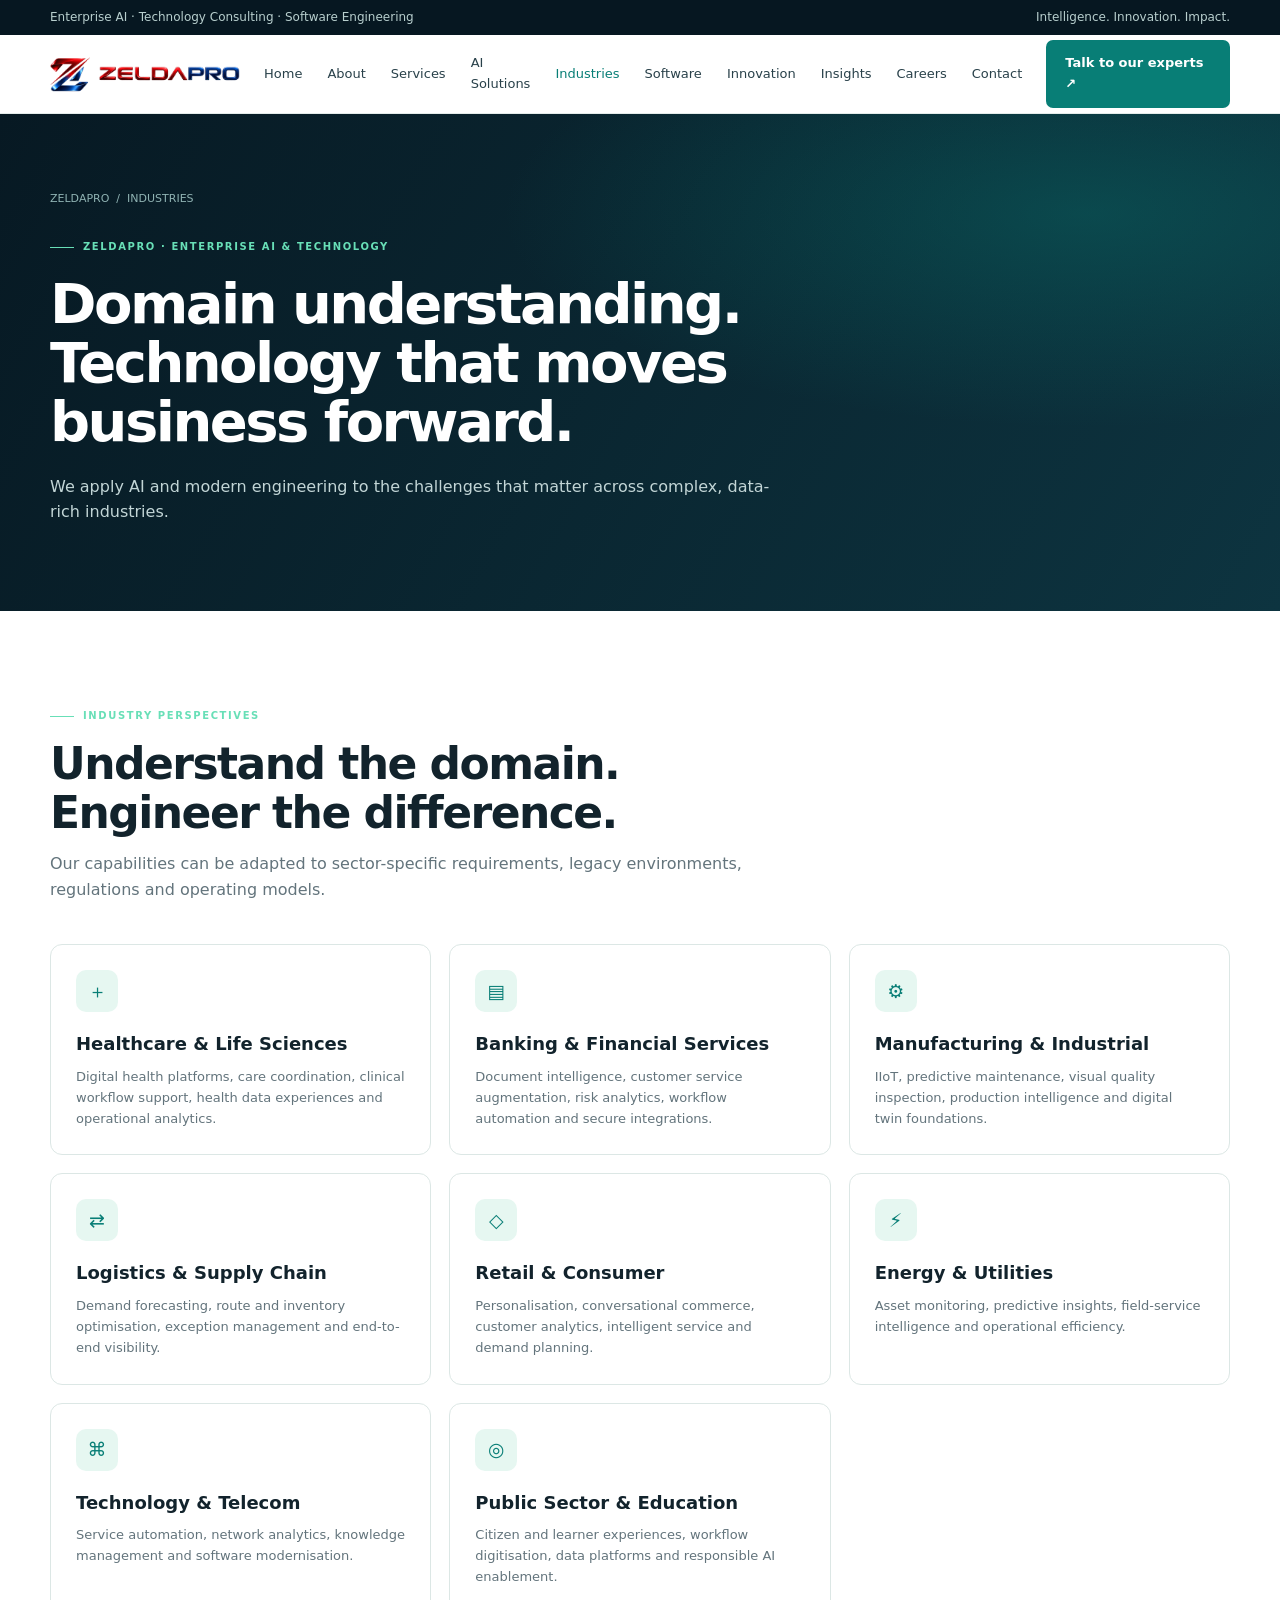
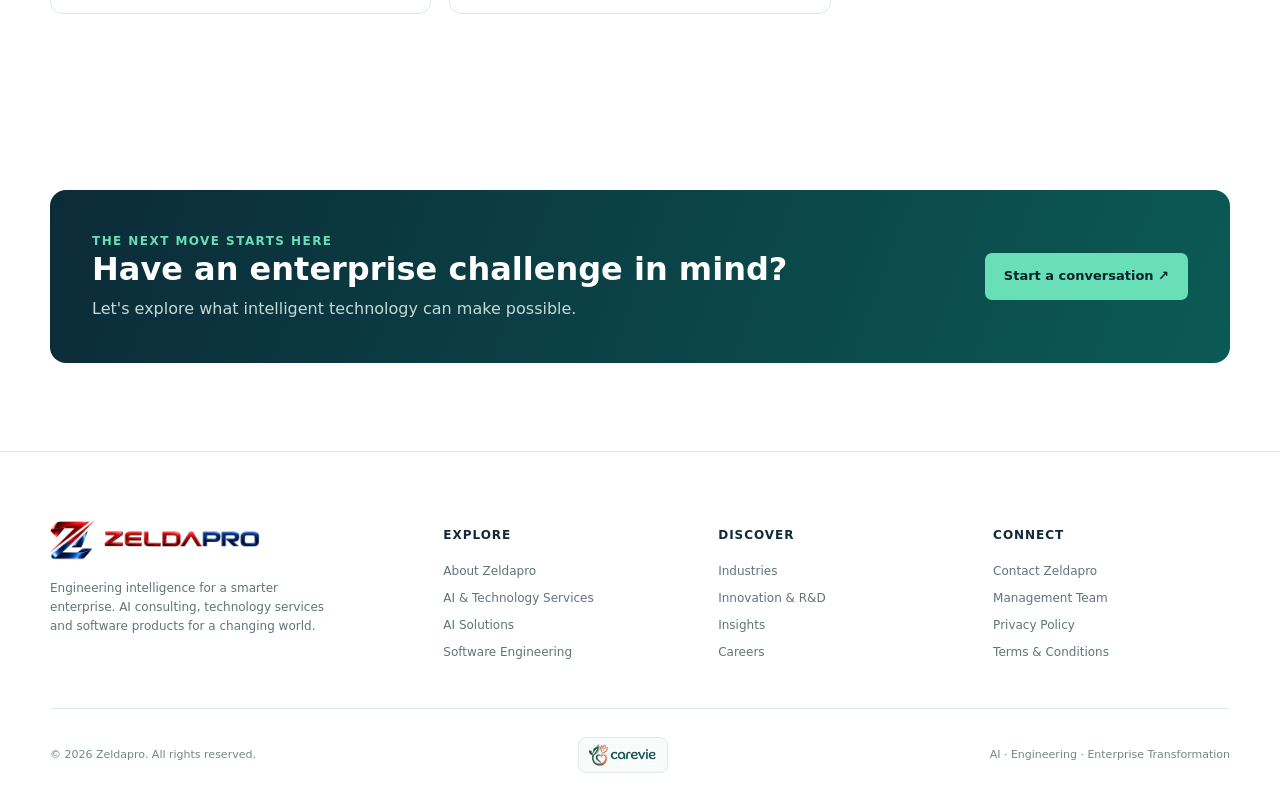
<file: industries.html>
<!doctype html>
<html lang="en"><head><meta charset="utf-8"><meta name="viewport" content="width=device-width, initial-scale=1">
<title>Industries | Zeldapro</title><meta name="description" content="We apply AI and modern engineering to the challenges that matter across complex, data-rich industries.">
<meta name="theme-color" content="#081d29"><link rel="icon" href="assets/Zeldalogo-CAKomwG1.png" type="image/png"><link rel="apple-touch-icon" href="assets/Zeldalogo-CAKomwG1.png"><link rel="canonical" href="https://www.zeldapro.com/industries.html">
<meta property="og:title" content="Industries | Zeldapro"><meta property="og:description" content="We apply AI and modern engineering to the challenges that matter across complex, data-rich industries."><meta property="og:type" content="website">
<link rel="stylesheet" href="assets/styles.css"></head><body><div class="topbar"><div class="container"><span>Enterprise AI · Technology Consulting · Software Engineering</span><span>Intelligence. Innovation. Impact.</span></div></div>
<header class="site-header"><div class="container nav"><a class="brand" href="index.html" aria-label="Zeldapro home"><img src="assets/zeldapro-logo-horizontal.png" alt="Zeldapro" class="brand-logo"></a><button class="menu-toggle" aria-label="Toggle navigation" aria-expanded="false">Menu</button><nav class="nav-links"><a class="" href="index.html">Home</a><a class="" href="about.html">About</a><a class="" href="services.html">Services</a><a class="" href="solutions.html">AI Solutions</a><a class="active" href="industries.html">Industries</a><a class="" href="software.html">Software</a><a class="" href="innovation.html">Innovation</a><a class="" href="insights.html">Insights</a><a class="" href="careers.html">Careers</a><a class="" href="contact.html">Contact</a></nav><a class="nav-cta" href="contact.html">Talk to our experts ↗</a></div></header><main><section class="page-hero"><div class="container"><div class="breadcrumb">ZELDAPRO&nbsp; / &nbsp;INDUSTRIES</div><div class="eyebrow">Zeldapro · Enterprise AI & Technology</div><h1>Domain understanding. Technology that moves business forward.</h1><p>We apply AI and modern engineering to the challenges that matter across complex, data-rich industries.</p></div></section><section class="section"><div class="container"><div class="section-head"><div class="eyebrow">Industry perspectives</div><h2>Understand the domain. Engineer the difference.</h2><p>Our capabilities can be adapted to sector-specific requirements, legacy environments, regulations and operating models.</p></div><div class="cards"><article class="card"><div class="card-icon">＋</div><h3>Healthcare & Life Sciences</h3><p>Digital health platforms, care coordination, clinical workflow support, health data experiences and operational analytics.</p></article><article class="card"><div class="card-icon">▤</div><h3>Banking & Financial Services</h3><p>Document intelligence, customer service augmentation, risk analytics, workflow automation and secure integrations.</p></article><article class="card"><div class="card-icon">⚙</div><h3>Manufacturing & Industrial</h3><p>IIoT, predictive maintenance, visual quality inspection, production intelligence and digital twin foundations.</p></article><article class="card"><div class="card-icon">⇄</div><h3>Logistics & Supply Chain</h3><p>Demand forecasting, route and inventory optimisation, exception management and end-to-end visibility.</p></article><article class="card"><div class="card-icon">◇</div><h3>Retail & Consumer</h3><p>Personalisation, conversational commerce, customer analytics, intelligent service and demand planning.</p></article><article class="card"><div class="card-icon">⚡</div><h3>Energy & Utilities</h3><p>Asset monitoring, predictive insights, field-service intelligence and operational efficiency.</p></article><article class="card"><div class="card-icon">⌘</div><h3>Technology & Telecom</h3><p>Service automation, network analytics, knowledge management and software modernisation.</p></article><article class="card"><div class="card-icon">◎</div><h3>Public Sector & Education</h3><p>Citizen and learner experiences, workflow digitisation, data platforms and responsible AI enablement.</p></article></div></div></section><section class="section"><div class="container"><div class="cta-band"><div><div class="tagline">The next move starts here</div><h2>Have an enterprise challenge in mind?</h2><p>Let's explore what intelligent technology can make possible.</p></div><a class="btn btn-primary" href="contact.html">Start a conversation ↗</a></div></div></section></main><footer class="footer"><div class="container"><div class="footer-grid">
<div><a class="brand" href="index.html" aria-label="Zeldapro home"><img src="assets/zeldapro-logo-horizontal.png" alt="Zeldapro" class="brand-logo"></a><p style="max-width:290px;margin-top:18px">Engineering intelligence for a smarter enterprise. AI consulting, technology services and software products for a changing world.</p></div>
<div><h4>Explore</h4><a href="about.html">About Zeldapro</a><a href="services.html">AI & Technology Services</a><a href="solutions.html">AI Solutions</a><a href="software.html">Software Engineering</a></div>
<div><h4>Discover</h4><a href="industries.html">Industries</a><a href="innovation.html">Innovation & R&D</a><a href="insights.html">Insights</a><a href="careers.html">Careers</a></div>
<div class="footer-connect"><h4>Connect</h4><a href="contact.html">Contact Zeldapro</a><a href="management-team.html">Management Team</a><a href="privacy.html">Privacy Policy</a><a href="terms-and-conditions.html">Terms &amp; Conditions</a></div>
</div><div class="footer-bottom"><span>© <span data-year></span> Zeldapro. All rights reserved.</span><a class="footer-carevie" href="https://carevie.in/" target="_blank" rel="noopener noreferrer" aria-label="Visit Carevie at carevie.in"><img src="assets/carevie-logo-dark.png" alt="Carevie" width="88" height="22" loading="lazy" decoding="async"></a><span>AI · Engineering · Enterprise Transformation</span></div></div></footer><script src="assets/site.js"></script></body></html>
</file>
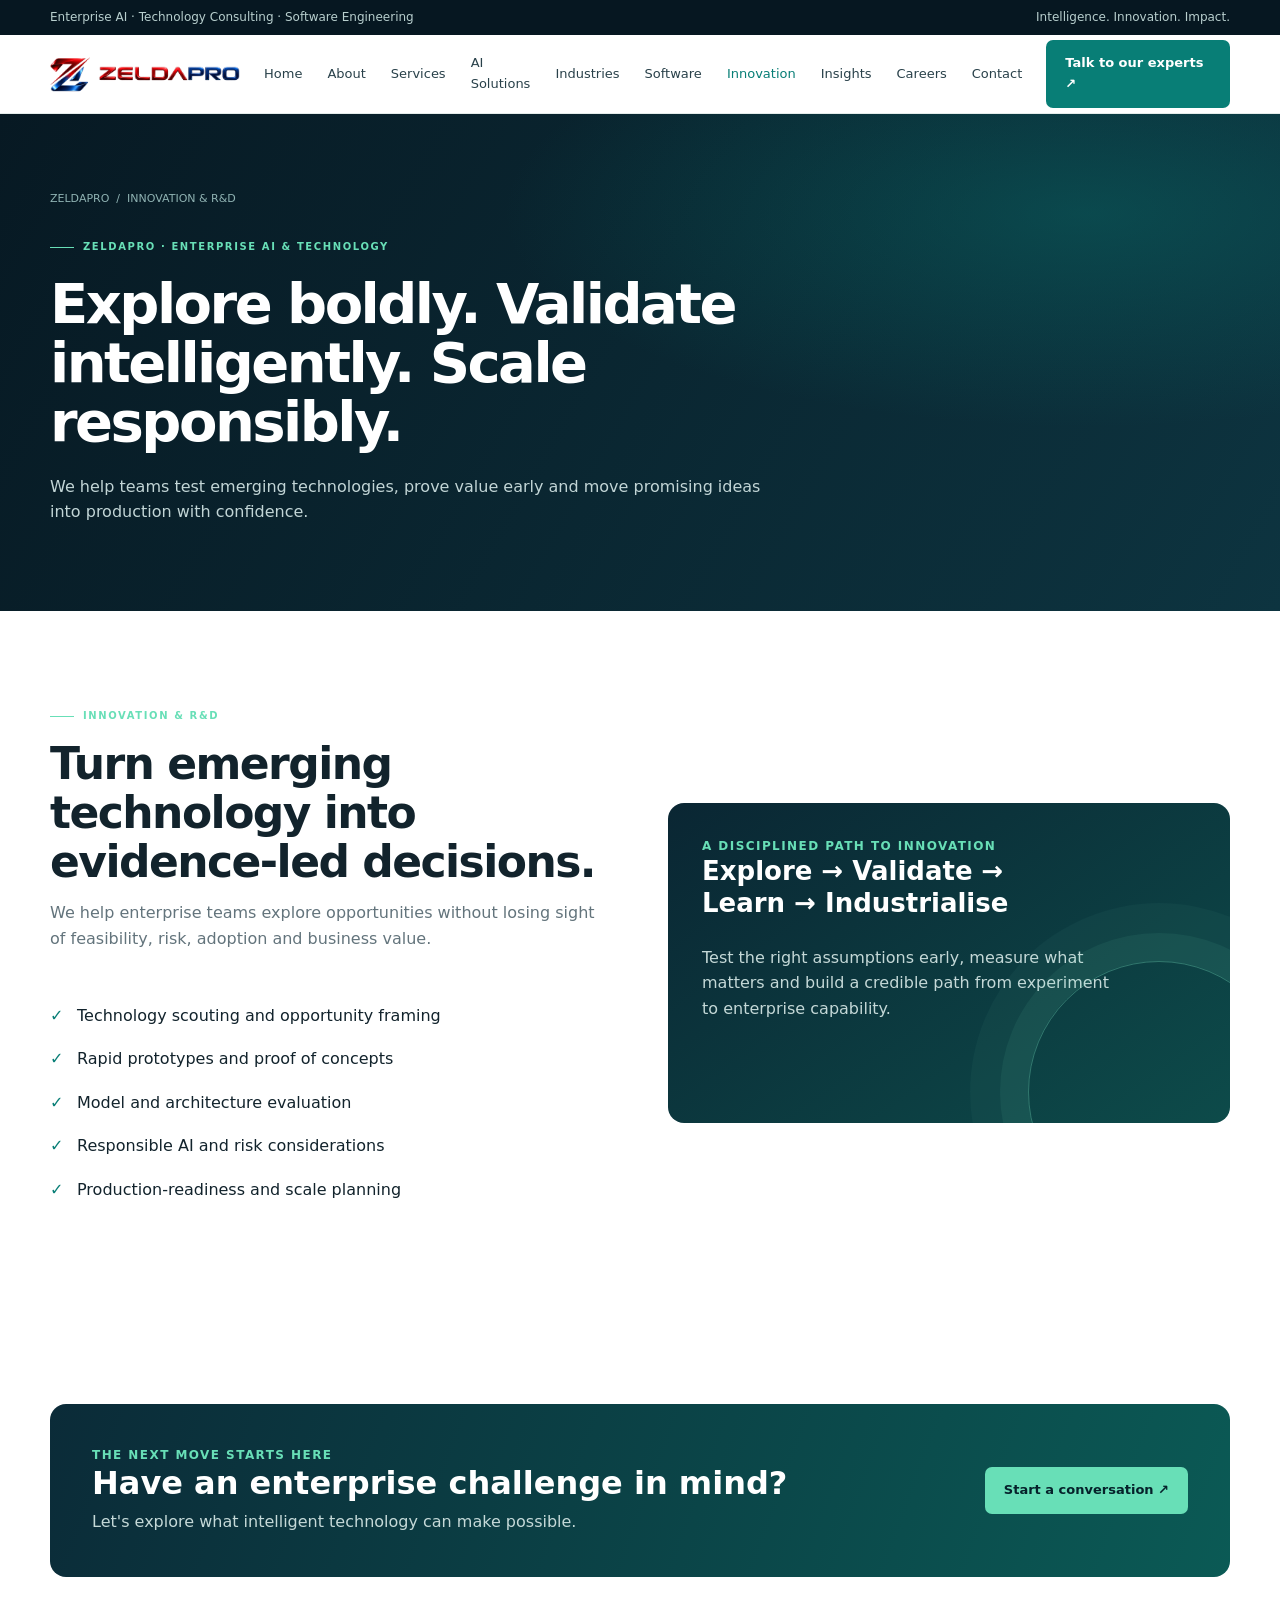
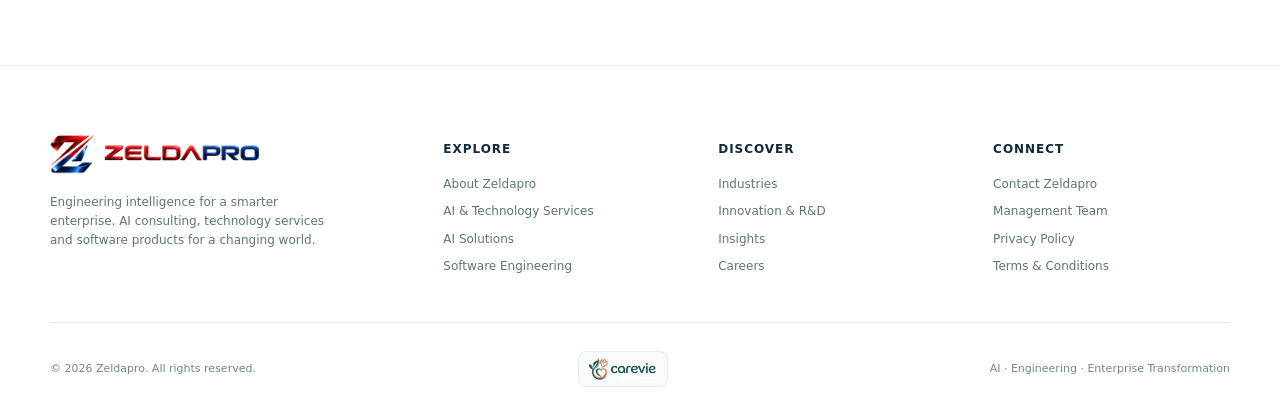
<file: innovation.html>
<!doctype html>
<html lang="en"><head><meta charset="utf-8"><meta name="viewport" content="width=device-width, initial-scale=1">
<title>Innovation & R&D | Zeldapro</title><meta name="description" content="We help teams test emerging technologies, prove value early and move promising ideas into production with confidence.">
<meta name="theme-color" content="#081d29"><link rel="icon" href="assets/Zeldalogo-CAKomwG1.png" type="image/png"><link rel="apple-touch-icon" href="assets/Zeldalogo-CAKomwG1.png"><link rel="canonical" href="https://www.zeldapro.com/innovation.html">
<meta property="og:title" content="Innovation & R&D | Zeldapro"><meta property="og:description" content="We help teams test emerging technologies, prove value early and move promising ideas into production with confidence."><meta property="og:type" content="website">
<link rel="stylesheet" href="assets/styles.css"></head><body><div class="topbar"><div class="container"><span>Enterprise AI · Technology Consulting · Software Engineering</span><span>Intelligence. Innovation. Impact.</span></div></div>
<header class="site-header"><div class="container nav"><a class="brand" href="index.html" aria-label="Zeldapro home"><img src="assets/zeldapro-logo-horizontal.png" alt="Zeldapro" class="brand-logo"></a><button class="menu-toggle" aria-label="Toggle navigation" aria-expanded="false">Menu</button><nav class="nav-links"><a class="" href="index.html">Home</a><a class="" href="about.html">About</a><a class="" href="services.html">Services</a><a class="" href="solutions.html">AI Solutions</a><a class="" href="industries.html">Industries</a><a class="" href="software.html">Software</a><a class="active" href="innovation.html">Innovation</a><a class="" href="insights.html">Insights</a><a class="" href="careers.html">Careers</a><a class="" href="contact.html">Contact</a></nav><a class="nav-cta" href="contact.html">Talk to our experts ↗</a></div></header><main><section class="page-hero"><div class="container"><div class="breadcrumb">ZELDAPRO&nbsp; / &nbsp;INNOVATION & R&D</div><div class="eyebrow">Zeldapro · Enterprise AI & Technology</div><h1>Explore boldly. Validate intelligently. Scale responsibly.</h1><p>We help teams test emerging technologies, prove value early and move promising ideas into production with confidence.</p></div></section><section class="section"><div class="container two-col"><div><div class="eyebrow">Innovation & R&D</div><div class="section-head"><h2>Turn emerging technology into evidence-led decisions.</h2><p>We help enterprise teams explore opportunities without losing sight of feasibility, risk, adoption and business value.</p></div><ul class="check-list"><li>Technology scouting and opportunity framing</li><li>Rapid prototypes and proof of concepts</li><li>Model and architecture evaluation</li><li>Responsible AI and risk considerations</li><li>Production-readiness and scale planning</li></ul></div><div class="feature-panel"><div class="tagline">A disciplined path to innovation</div><h3>Explore → Validate → Learn → Industrialise</h3><p>Test the right assumptions early, measure what matters and build a credible path from experiment to enterprise capability.</p></div></div></section><section class="section"><div class="container"><div class="cta-band"><div><div class="tagline">The next move starts here</div><h2>Have an enterprise challenge in mind?</h2><p>Let's explore what intelligent technology can make possible.</p></div><a class="btn btn-primary" href="contact.html">Start a conversation ↗</a></div></div></section></main><footer class="footer"><div class="container"><div class="footer-grid">
<div><a class="brand" href="index.html" aria-label="Zeldapro home"><img src="assets/zeldapro-logo-horizontal.png" alt="Zeldapro" class="brand-logo"></a><p style="max-width:290px;margin-top:18px">Engineering intelligence for a smarter enterprise. AI consulting, technology services and software products for a changing world.</p></div>
<div><h4>Explore</h4><a href="about.html">About Zeldapro</a><a href="services.html">AI & Technology Services</a><a href="solutions.html">AI Solutions</a><a href="software.html">Software Engineering</a></div>
<div><h4>Discover</h4><a href="industries.html">Industries</a><a href="innovation.html">Innovation & R&D</a><a href="insights.html">Insights</a><a href="careers.html">Careers</a></div>
<div class="footer-connect"><h4>Connect</h4><a href="contact.html">Contact Zeldapro</a><a href="management-team.html">Management Team</a><a href="privacy.html">Privacy Policy</a><a href="terms-and-conditions.html">Terms &amp; Conditions</a></div>
</div><div class="footer-bottom"><span>© <span data-year></span> Zeldapro. All rights reserved.</span><a class="footer-carevie" href="https://carevie.in/" target="_blank" rel="noopener noreferrer" aria-label="Visit Carevie at carevie.in"><img src="assets/carevie-logo-dark.png" alt="Carevie" width="88" height="22" loading="lazy" decoding="async"></a><span>AI · Engineering · Enterprise Transformation</span></div></div></footer><script src="assets/site.js"></script></body></html>
</file>
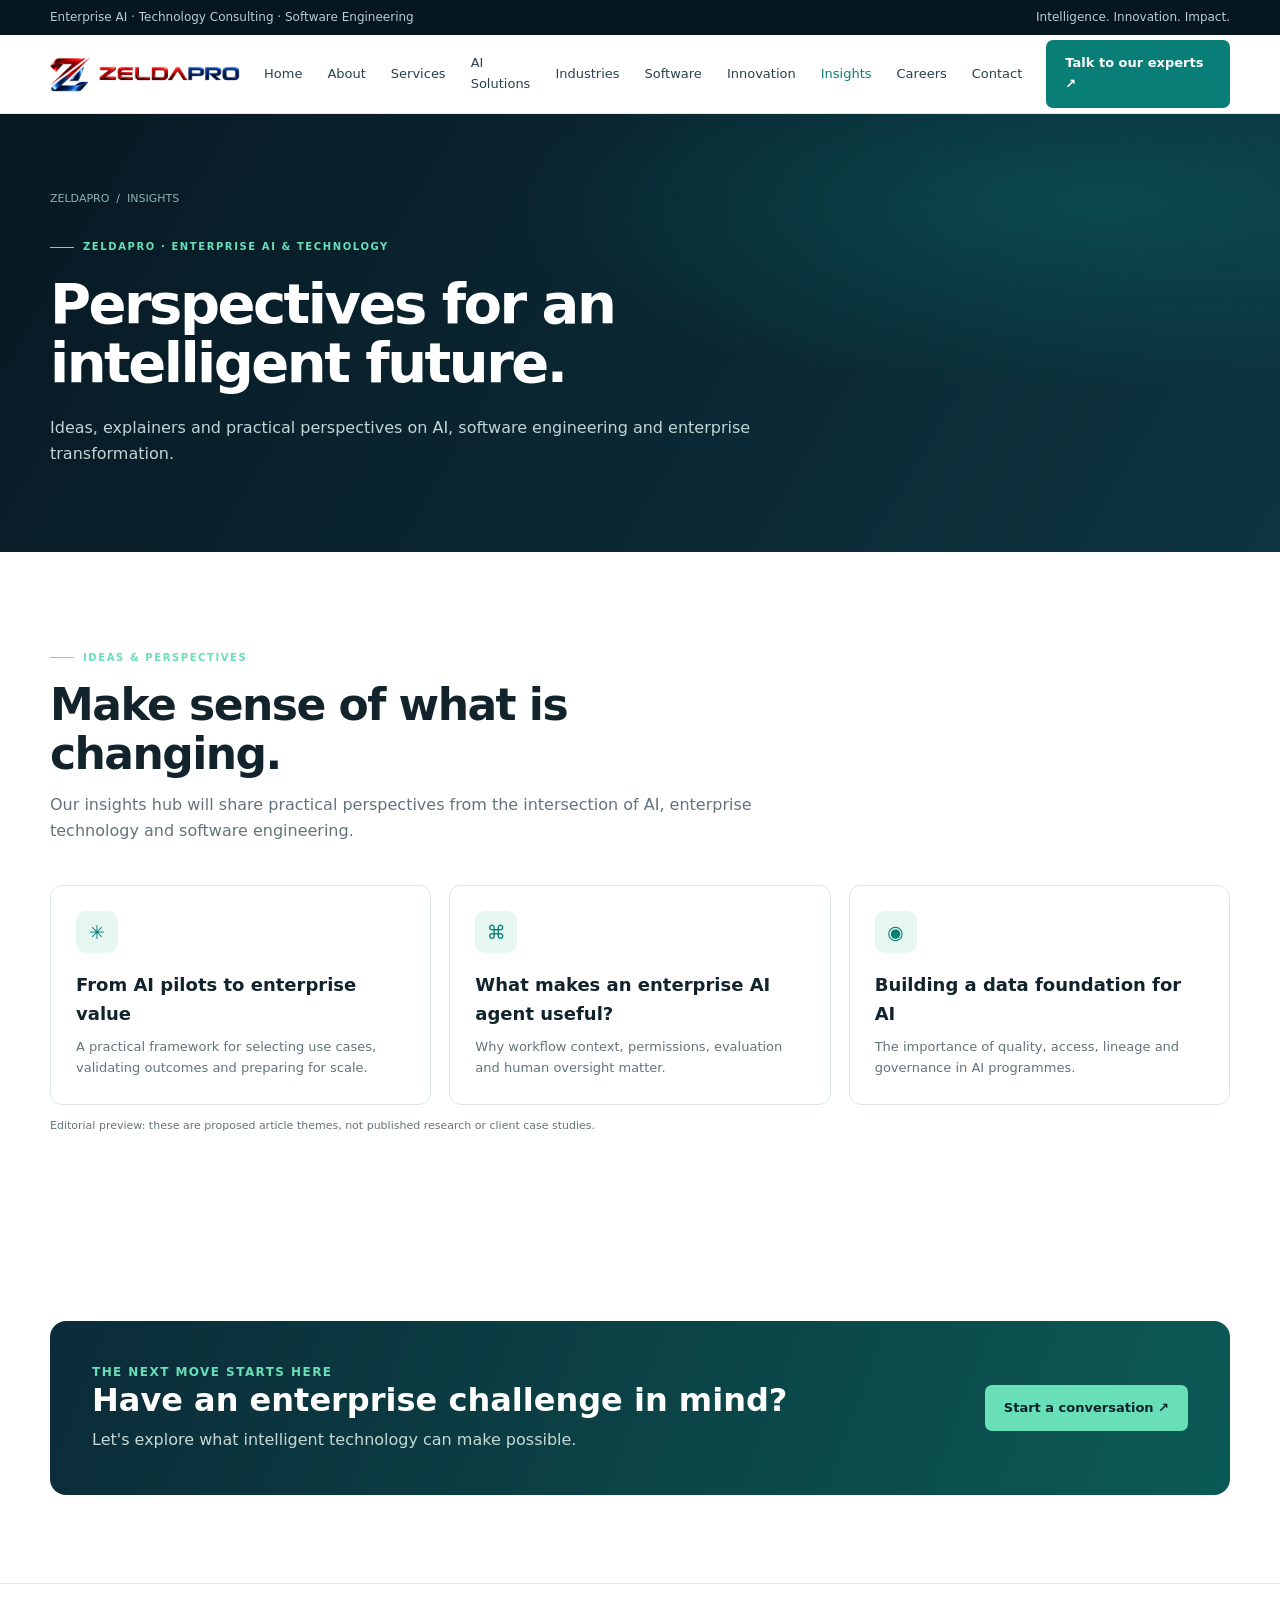
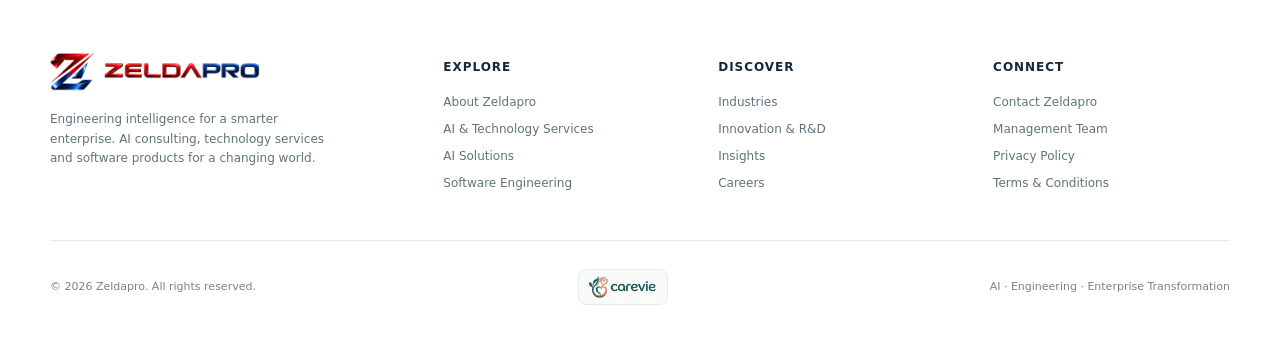
<file: insights.html>
<!doctype html>
<html lang="en"><head><meta charset="utf-8"><meta name="viewport" content="width=device-width, initial-scale=1">
<title>Insights | Zeldapro</title><meta name="description" content="Ideas, explainers and practical perspectives on AI, software engineering and enterprise transformation.">
<meta name="theme-color" content="#081d29"><link rel="icon" href="assets/Zeldalogo-CAKomwG1.png" type="image/png"><link rel="apple-touch-icon" href="assets/Zeldalogo-CAKomwG1.png"><link rel="canonical" href="https://www.zeldapro.com/insights.html">
<meta property="og:title" content="Insights | Zeldapro"><meta property="og:description" content="Ideas, explainers and practical perspectives on AI, software engineering and enterprise transformation."><meta property="og:type" content="website">
<link rel="stylesheet" href="assets/styles.css"></head><body><div class="topbar"><div class="container"><span>Enterprise AI · Technology Consulting · Software Engineering</span><span>Intelligence. Innovation. Impact.</span></div></div>
<header class="site-header"><div class="container nav"><a class="brand" href="index.html" aria-label="Zeldapro home"><img src="assets/zeldapro-logo-horizontal.png" alt="Zeldapro" class="brand-logo"></a><button class="menu-toggle" aria-label="Toggle navigation" aria-expanded="false">Menu</button><nav class="nav-links"><a class="" href="index.html">Home</a><a class="" href="about.html">About</a><a class="" href="services.html">Services</a><a class="" href="solutions.html">AI Solutions</a><a class="" href="industries.html">Industries</a><a class="" href="software.html">Software</a><a class="" href="innovation.html">Innovation</a><a class="active" href="insights.html">Insights</a><a class="" href="careers.html">Careers</a><a class="" href="contact.html">Contact</a></nav><a class="nav-cta" href="contact.html">Talk to our experts ↗</a></div></header><main><section class="page-hero"><div class="container"><div class="breadcrumb">ZELDAPRO&nbsp; / &nbsp;INSIGHTS</div><div class="eyebrow">Zeldapro · Enterprise AI & Technology</div><h1>Perspectives for an intelligent future.</h1><p>Ideas, explainers and practical perspectives on AI, software engineering and enterprise transformation.</p></div></section><section class="section"><div class="container"><div class="section-head"><div class="eyebrow">Ideas & perspectives</div><h2>Make sense of what is changing.</h2><p>Our insights hub will share practical perspectives from the intersection of AI, enterprise technology and software engineering.</p></div><div class="cards"><article class="card"><div class="card-icon">✳</div><h3>From AI pilots to enterprise value</h3><p>A practical framework for selecting use cases, validating outcomes and preparing for scale.</p></article><article class="card"><div class="card-icon">⌘</div><h3>What makes an enterprise AI agent useful?</h3><p>Why workflow context, permissions, evaluation and human oversight matter.</p></article><article class="card"><div class="card-icon">◉</div><h3>Building a data foundation for AI</h3><p>The importance of quality, access, lineage and governance in AI programmes.</p></article></div><p class="notice">Editorial preview: these are proposed article themes, not published research or client case studies.</p></div></section><section class="section"><div class="container"><div class="cta-band"><div><div class="tagline">The next move starts here</div><h2>Have an enterprise challenge in mind?</h2><p>Let's explore what intelligent technology can make possible.</p></div><a class="btn btn-primary" href="contact.html">Start a conversation ↗</a></div></div></section></main><footer class="footer"><div class="container"><div class="footer-grid">
<div><a class="brand" href="index.html" aria-label="Zeldapro home"><img src="assets/zeldapro-logo-horizontal.png" alt="Zeldapro" class="brand-logo"></a><p style="max-width:290px;margin-top:18px">Engineering intelligence for a smarter enterprise. AI consulting, technology services and software products for a changing world.</p></div>
<div><h4>Explore</h4><a href="about.html">About Zeldapro</a><a href="services.html">AI & Technology Services</a><a href="solutions.html">AI Solutions</a><a href="software.html">Software Engineering</a></div>
<div><h4>Discover</h4><a href="industries.html">Industries</a><a href="innovation.html">Innovation & R&D</a><a href="insights.html">Insights</a><a href="careers.html">Careers</a></div>
<div class="footer-connect"><h4>Connect</h4><a href="contact.html">Contact Zeldapro</a><a href="management-team.html">Management Team</a><a href="privacy.html">Privacy Policy</a><a href="terms-and-conditions.html">Terms &amp; Conditions</a></div>
</div><div class="footer-bottom"><span>© <span data-year></span> Zeldapro. All rights reserved.</span><a class="footer-carevie" href="https://carevie.in/" target="_blank" rel="noopener noreferrer" aria-label="Visit Carevie at carevie.in"><img src="assets/carevie-logo-dark.png" alt="Carevie" width="88" height="22" loading="lazy" decoding="async"></a><span>AI · Engineering · Enterprise Transformation</span></div></div></footer><script src="assets/site.js"></script></body></html>
</file>
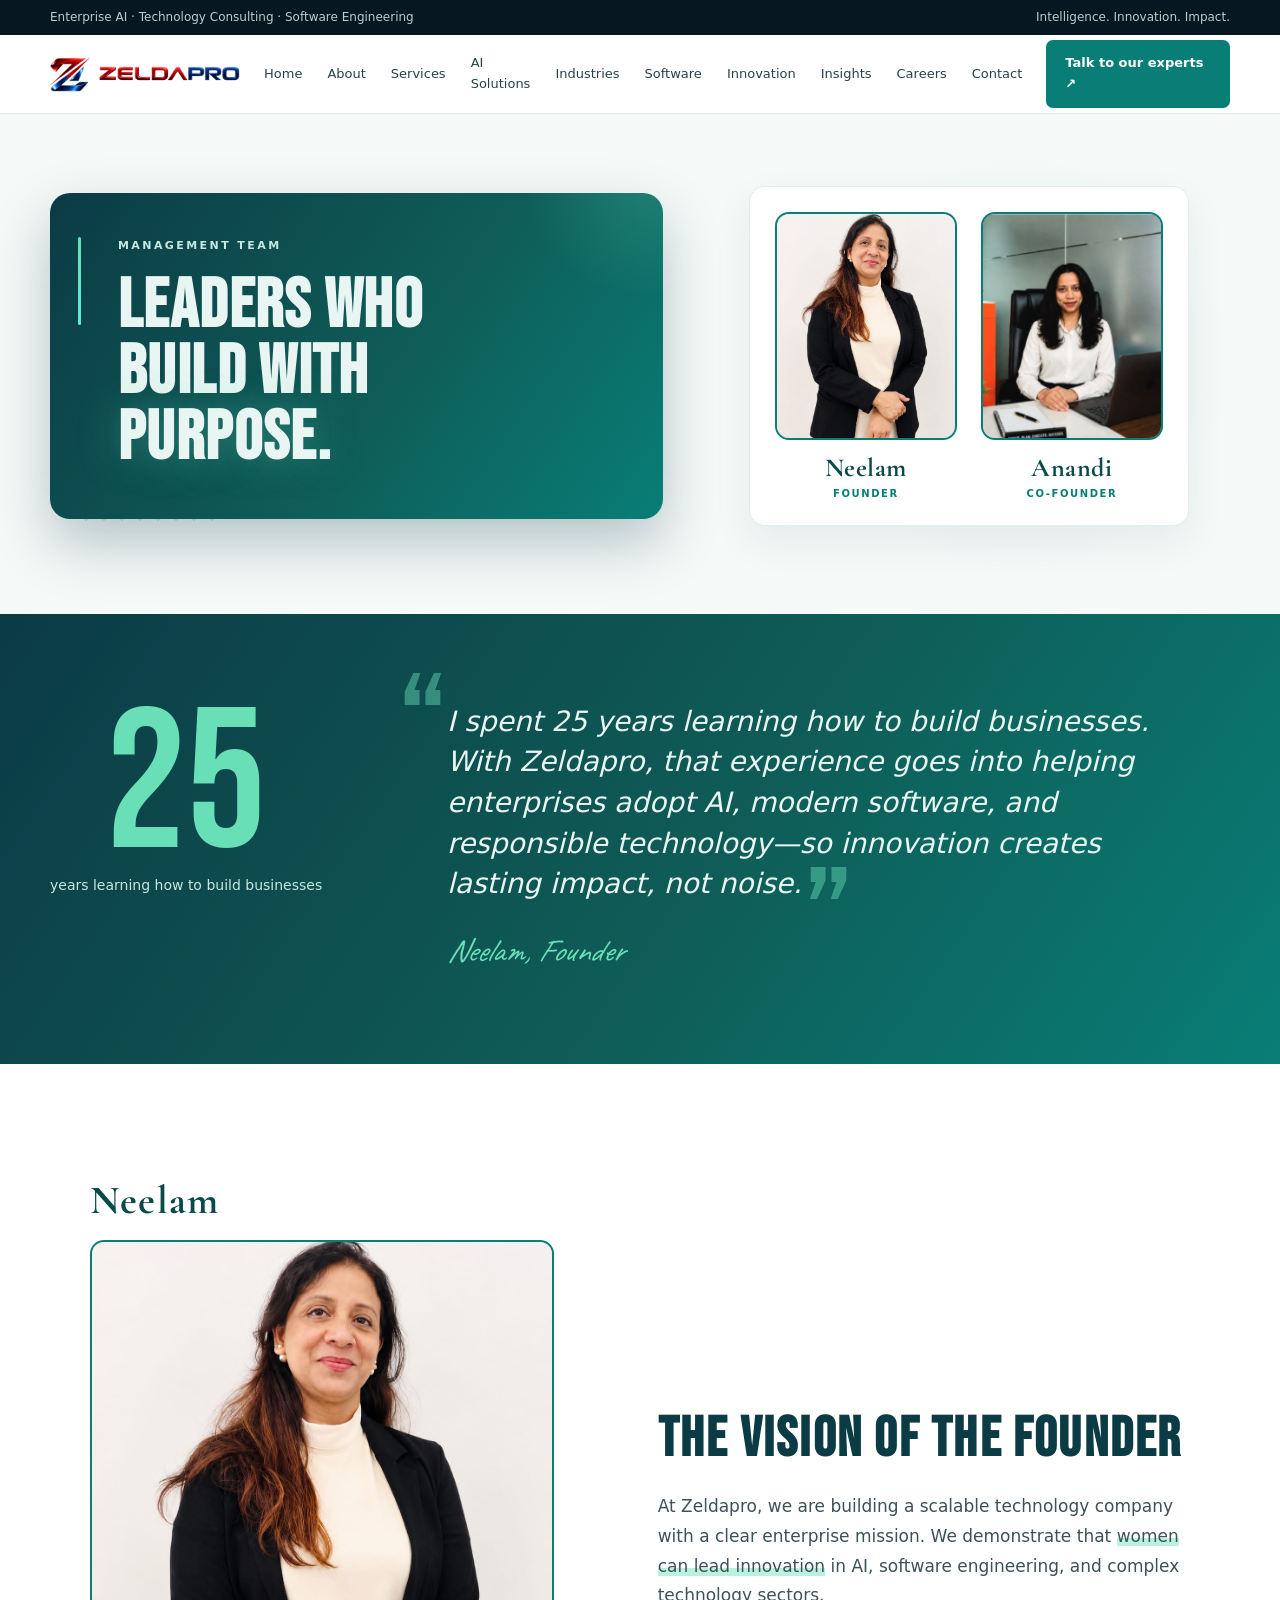
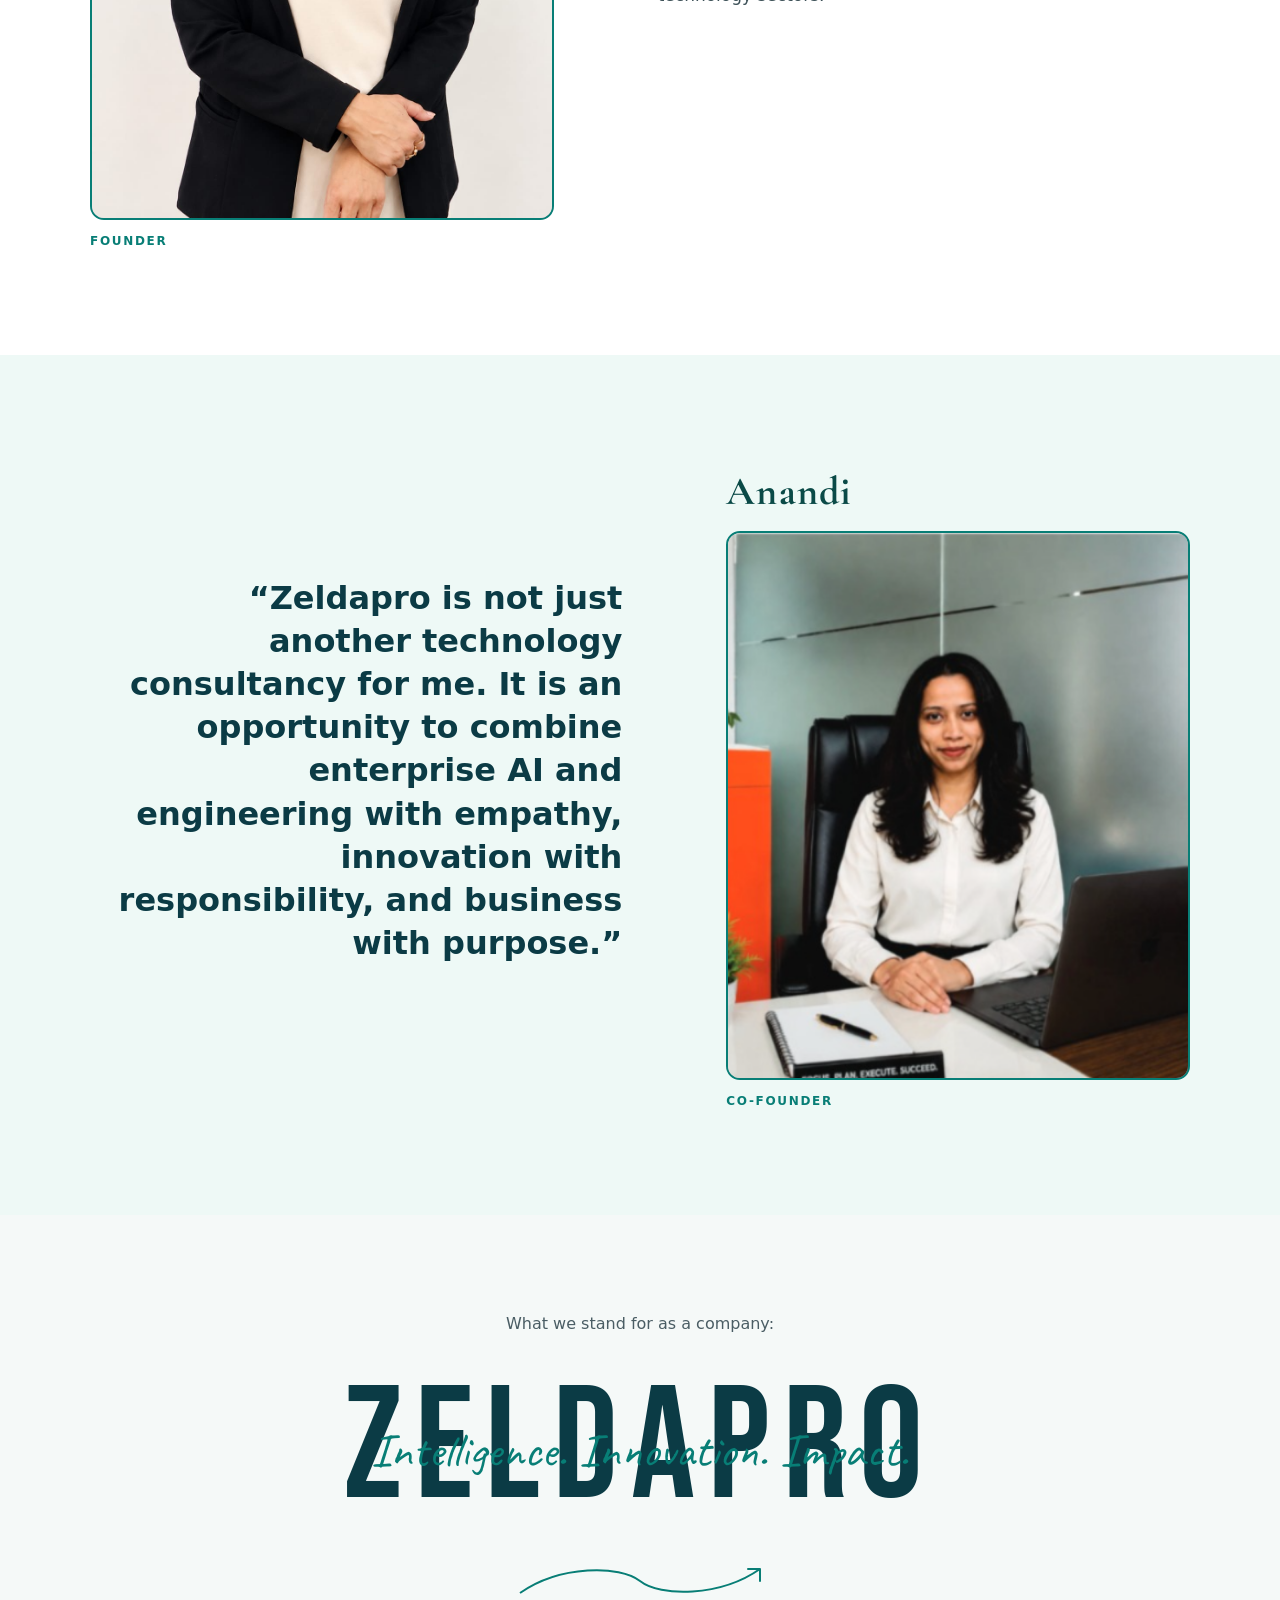
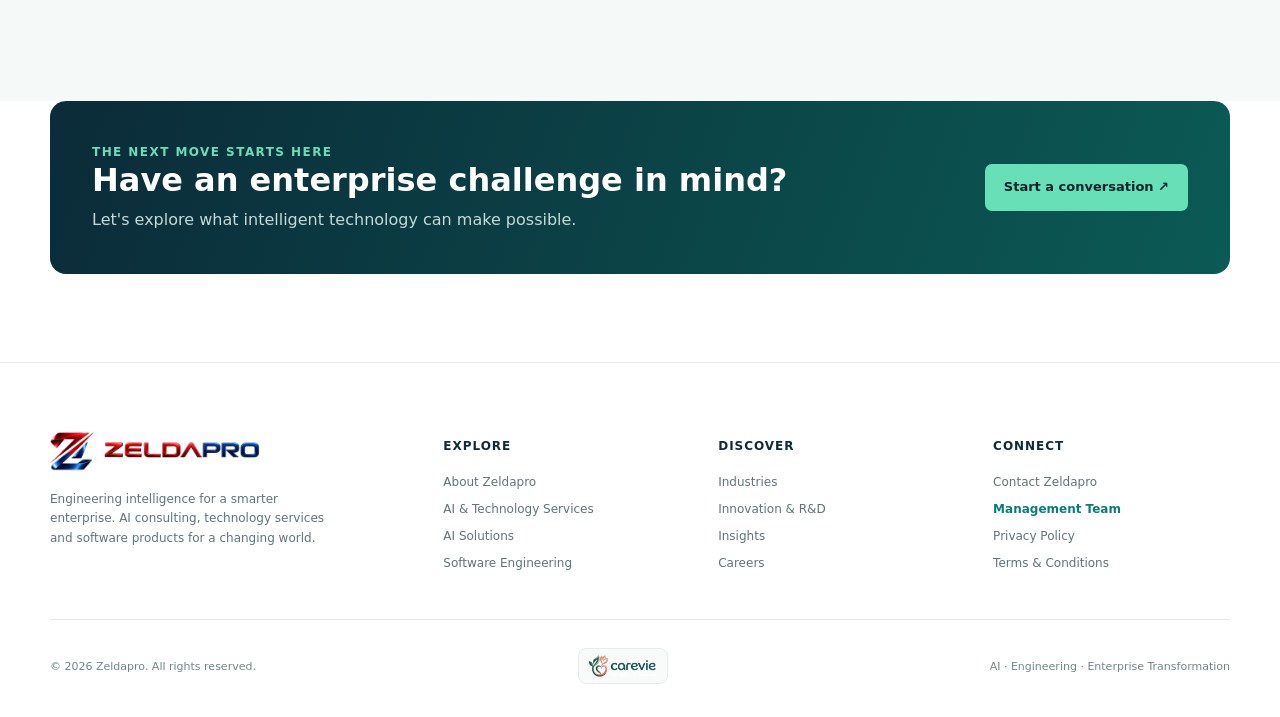
<file: management-team.html>
<!doctype html>
<html lang="en"><head><meta charset="utf-8"><meta name="viewport" content="width=device-width, initial-scale=1">
<title>Management Team | Zeldapro</title><meta name="description" content="Meet the Zeldapro management team—leaders driving enterprise AI, software engineering, and technology consulting with purpose and responsibility.">
<meta name="theme-color" content="#081d29"><link rel="icon" href="assets/Zeldalogo-CAKomwG1.png" type="image/png"><link rel="apple-touch-icon" href="assets/Zeldalogo-CAKomwG1.png"><link rel="canonical" href="https://www.zeldapro.com/management-team.html">
<meta property="og:title" content="Management Team | Zeldapro"><meta property="og:description" content="Meet the Zeldapro management team—leaders driving enterprise AI, software engineering, and technology consulting with purpose and responsibility."><meta property="og:type" content="website">
<link rel="preconnect" href="https://fonts.googleapis.com"><link rel="preconnect" href="https://fonts.gstatic.com" crossorigin>
<link href="https://fonts.googleapis.com/css2?family=Bebas+Neue&family=Caveat:wght@500;600&family=Cormorant+Garamond:ital,wght@0,600;0,700;1,500&display=swap" rel="stylesheet">
<link rel="stylesheet" href="assets/styles.css"><link rel="stylesheet" href="management-team.css"></head>
<body class="mt-page" data-mt-page="true"><div class="topbar"><div class="container"><span>Enterprise AI · Technology Consulting · Software Engineering</span><span>Intelligence. Innovation. Impact.</span></div></div>
<header class="site-header"><div class="container nav"><a class="brand" href="index.html" aria-label="Zeldapro home"><img src="assets/zeldapro-logo-horizontal.png" alt="Zeldapro" class="brand-logo"></a><button class="menu-toggle" aria-label="Toggle navigation" aria-expanded="false">Menu</button><nav class="nav-links"><a class="" href="index.html">Home</a><a class="" href="about.html">About</a><a class="" href="services.html">Services</a><a class="" href="solutions.html">AI Solutions</a><a class="" href="industries.html">Industries</a><a class="" href="software.html">Software</a><a class="" href="innovation.html">Innovation</a><a class="" href="insights.html">Insights</a><a class="" href="careers.html">Careers</a><a class="" href="contact.html">Contact</a></nav><a class="nav-cta" href="contact.html">Talk to our experts ↗</a></div></header>
<main>
<section class="mt-hero" aria-labelledby="mt-hero-heading">
<div class="mt-hero__decor mt-hero__decor--circle" aria-hidden="true"></div>
<div class="mt-hero__decor mt-hero__decor--dots" aria-hidden="true"></div>
<div class="container mt-hero__inner">
<div class="mt-hero__layout">
<div class="mt-hero__copy">
<p class="mt-eyebrow">Management Team</p>
<h1 id="mt-hero-heading" class="mt-hero__title"><span class="mt-hero__title-line">Leaders who</span> <span class="mt-hero__title-line">build with</span> <span class="mt-hero__title-line mt-hero__title-line--mint">purpose.</span></h1>
</div>
<div class="mt-hero__portraits mt-reveal" aria-hidden="false">
<figure class="mt-hero-photo mt-hero-photo--a">
<div class="mt-frame mt-frame--neelam"><img class="mt-portrait mt-portrait--neelam" src="assets/team/neelamupdated.jpeg" alt="Neelam, Founder of Zeldapro, professional portrait" width="960" height="1200" decoding="async" fetchpriority="high"><span class="mt-frame__monogram" hidden aria-hidden="true">N</span></div>
<figcaption class="mt-founder-name"><span class="mt-founder-name__person">Neelam</span><span class="mt-founder-name__role">Founder</span></figcaption>
</figure>
<figure class="mt-hero-photo mt-hero-photo--b">
<div class="mt-frame mt-frame--anandi"><img class="mt-portrait mt-portrait--anandi" src="assets/team/anandi.png.png" alt="Anandi, Co-founder of Zeldapro, professional portrait" width="417" height="494" decoding="async" fetchpriority="high"><span class="mt-frame__monogram" hidden aria-hidden="true">A</span></div>
<figcaption class="mt-founder-name"><span class="mt-founder-name__person">Anandi</span><span class="mt-founder-name__role">Co-Founder</span></figcaption>
</figure>
</div>
</div>
</div>
</section>

<section class="mt-statement" aria-labelledby="mt-statement-heading">
<div class="container">
<h2 id="mt-statement-heading" class="visually-hidden">Founder statement</h2>
<div class="mt-statement__grid mt-reveal">
<div class="mt-counter">
<span class="mt-counter__num" data-mt-counter="25" aria-label="25 years">0</span>
<span class="mt-counter__label">years learning how to build businesses</span>
</div>
<blockquote class="mt-quote">
<span class="mt-quote__mark" aria-hidden="true">“</span>
<p class="mt-quote__text">I spent 25 years learning how to build businesses. With Zeldapro, that experience goes into helping enterprises adopt AI, modern software, and responsible technology—so innovation creates lasting impact, not noise.<span class="mt-quote__close-anchor" aria-hidden="true"><span class="mt-quote__mark-close">”</span></span></p>
<cite class="mt-quote__attr">Neelam, Founder</cite>
</blockquote>
</div>
</div>
</section>

<section class="mt-section" aria-labelledby="mt-neelam-heading">
<div class="container">
<div class="mt-profile mt-reveal">
<div class="mt-profile__media">
<figure>
<p class="mt-profile__caption-name">Neelam</p>
<div class="mt-frame mt-frame--neelam"><img class="mt-portrait mt-portrait--neelam" src="assets/team/neelamupdated.jpeg" alt="Neelam, Founder of Zeldapro, professional portrait" width="960" height="1200" loading="lazy" decoding="async"><span class="mt-frame__monogram" hidden aria-hidden="true">N</span></div>
<p class="mt-profile__caption-role">Founder</p>
</figure>
</div>
<div class="mt-profile__copy">
<h2 id="mt-neelam-heading" class="mt-display-heading">The vision of the founder</h2>
<p class="mt-body">At Zeldapro, we are building a scalable technology company with a clear enterprise mission. We demonstrate that <span class="mt-highlight mt-reveal">women can lead innovation<span class="mt-highlight__line" aria-hidden="true"></span></span> in AI, software engineering, and complex technology sectors.</p>
</div>
</div>
</div>
</section>

<section class="mt-section mt-section--soft" aria-labelledby="mt-anandi-heading">
<div class="container">
<div class="mt-profile mt-profile--mirror mt-reveal">
<div class="mt-profile__media">
<figure>
<p class="mt-profile__caption-name">Anandi</p>
<div class="mt-frame mt-frame--anandi"><img class="mt-portrait mt-portrait--anandi" src="assets/team/anandi.png.png" alt="Anandi, Co-founder of Zeldapro, professional portrait" width="417" height="494" loading="lazy" decoding="async"><span class="mt-frame__monogram" hidden aria-hidden="true">A</span></div>
<p class="mt-profile__caption-role">Co-founder</p>
</figure>
</div>
<div class="mt-profile__copy">
<h2 id="mt-anandi-heading" class="visually-hidden">Co-founder profile</h2>
<p class="mt-pull-quote">&ldquo;Zeldapro is not just another technology consultancy for me. It is an opportunity to combine enterprise AI and engineering with empathy, innovation with responsibility, and business with purpose.&rdquo;</p>
</div>
</div>
</div>
</section>

<section class="mt-tagline" aria-labelledby="mt-tagline-heading">
<div class="container">
<h2 id="mt-tagline-heading" class="visually-hidden">Zeldapro tagline</h2>
<p class="mt-tagline__intro mt-reveal">What we stand for as a company:</p>
<div class="mt-tagline__lockup mt-reveal">
<p class="mt-tagline__brand" aria-hidden="false">Zeldapro</p>
<p class="mt-tagline__script">Intelligence. Innovation. Impact.</p>
</div>
<svg class="mt-tagline__svg mt-reveal" viewBox="0 0 280 48" xmlns="http://www.w3.org/2000/svg" aria-hidden="true">
<path d="M20 36 C60 8, 120 8, 140 24 C160 40, 220 40, 260 12"/>
<path d="M248 12 L260 12 L260 24" stroke-linecap="round" stroke-linejoin="round"/>
</svg>
</div>
</section>

<section class="section mt-cta-wrap"><div class="container"><div class="cta-band"><div><div class="tagline">The next move starts here</div><h2>Have an enterprise challenge in mind?</h2><p>Let's explore what intelligent technology can make possible.</p></div><a class="btn btn-primary" href="contact.html">Start a conversation ↗</a></div></div></section>
</main>
<footer class="footer"><div class="container"><div class="footer-grid">
<div><a class="brand" href="index.html" aria-label="Zeldapro home"><img src="assets/zeldapro-logo-horizontal.png" alt="Zeldapro" class="brand-logo"></a><p style="max-width:290px;margin-top:18px">Engineering intelligence for a smarter enterprise. AI consulting, technology services and software products for a changing world.</p></div>
<div><h4>Explore</h4><a href="about.html">About Zeldapro</a><a href="services.html">AI & Technology Services</a><a href="solutions.html">AI Solutions</a><a href="software.html">Software Engineering</a></div>
<div><h4>Discover</h4><a href="industries.html">Industries</a><a href="innovation.html">Innovation & R&D</a><a href="insights.html">Insights</a><a href="careers.html">Careers</a></div>
<div class="footer-connect"><h4>Connect</h4><a href="contact.html">Contact Zeldapro</a><a href="management-team.html" class="mt-footer-active">Management Team</a><a href="privacy.html">Privacy Policy</a><a href="terms-and-conditions.html">Terms &amp; Conditions</a></div>
</div><div class="footer-bottom"><span>© <span data-year></span> Zeldapro. All rights reserved.</span><a class="footer-carevie" href="https://carevie.in/" target="_blank" rel="noopener noreferrer" aria-label="Visit Carevie at carevie.in"><img src="assets/carevie-logo-dark.png" alt="Carevie" width="88" height="22" loading="lazy" decoding="async"></a><span>AI · Engineering · Enterprise Transformation</span></div></div></footer>
<script src="assets/site.js"></script><script src="management-team.js"></script></body></html>
</file>
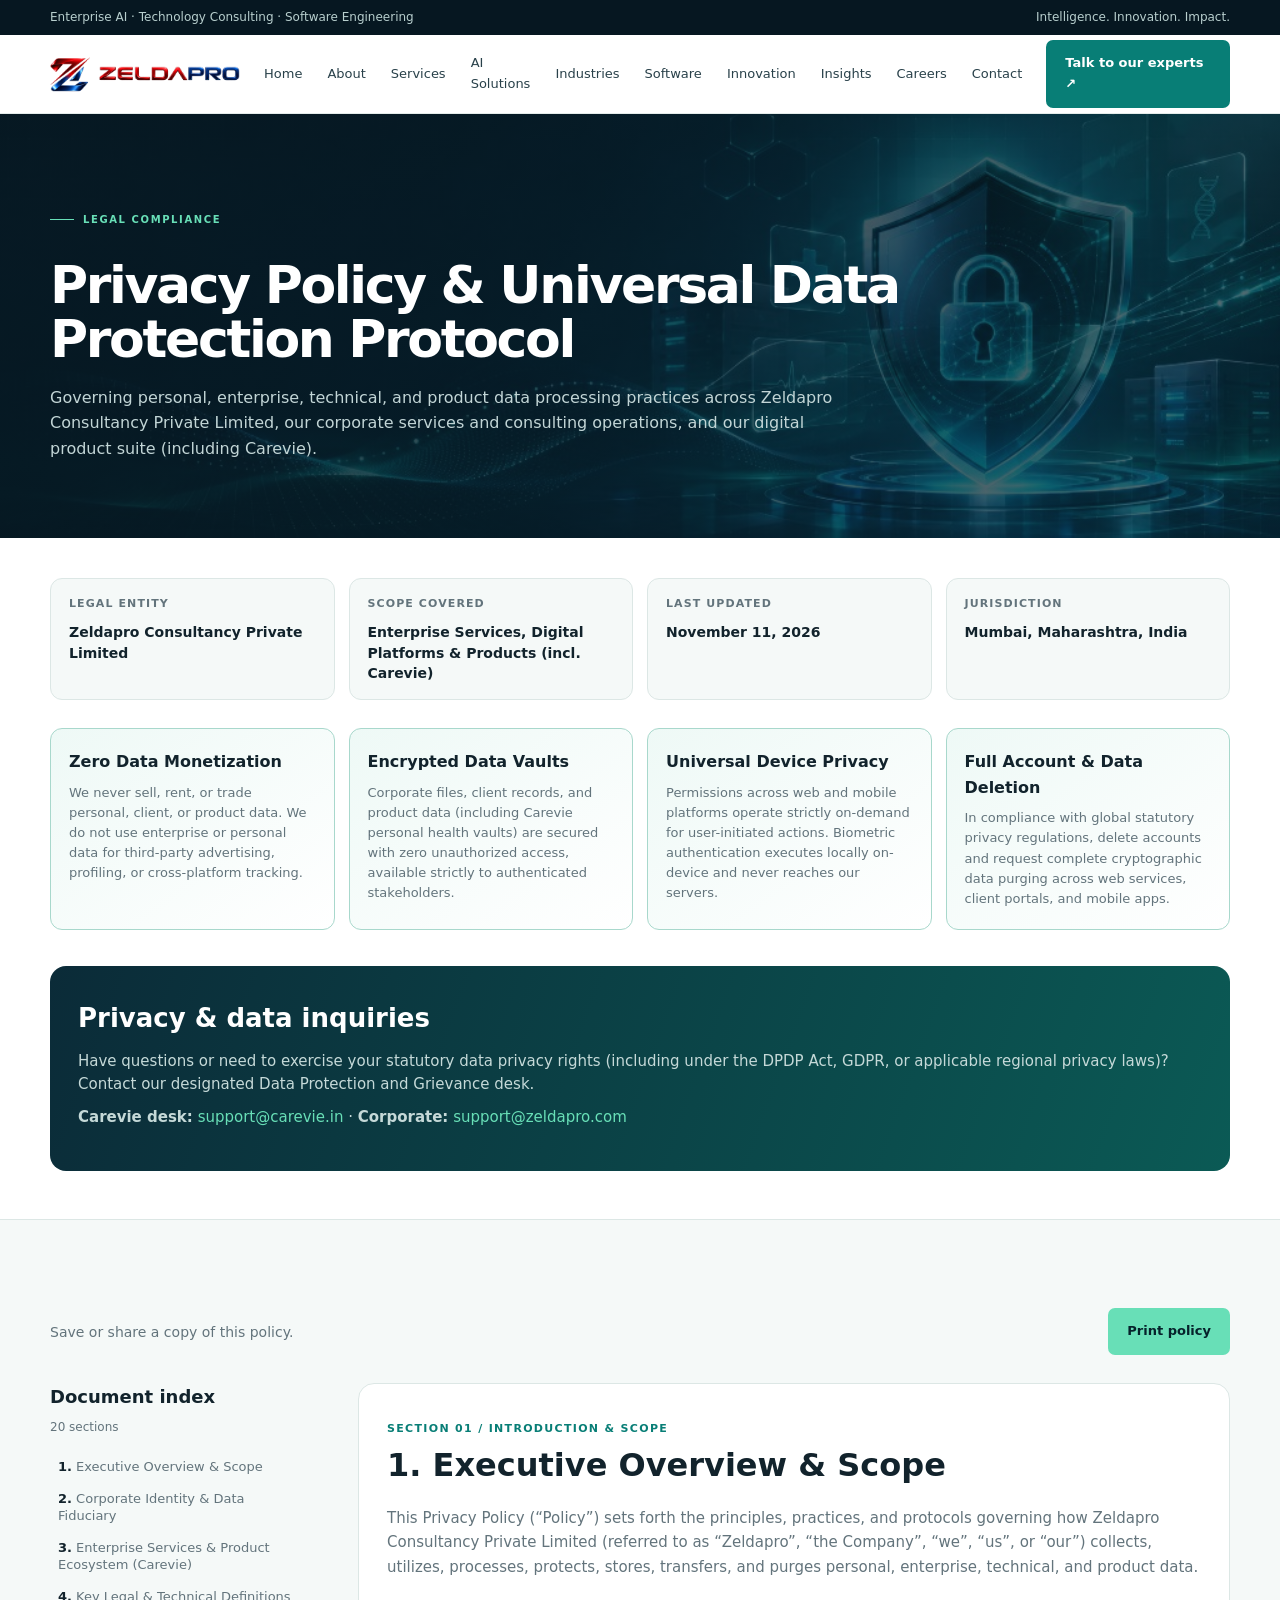
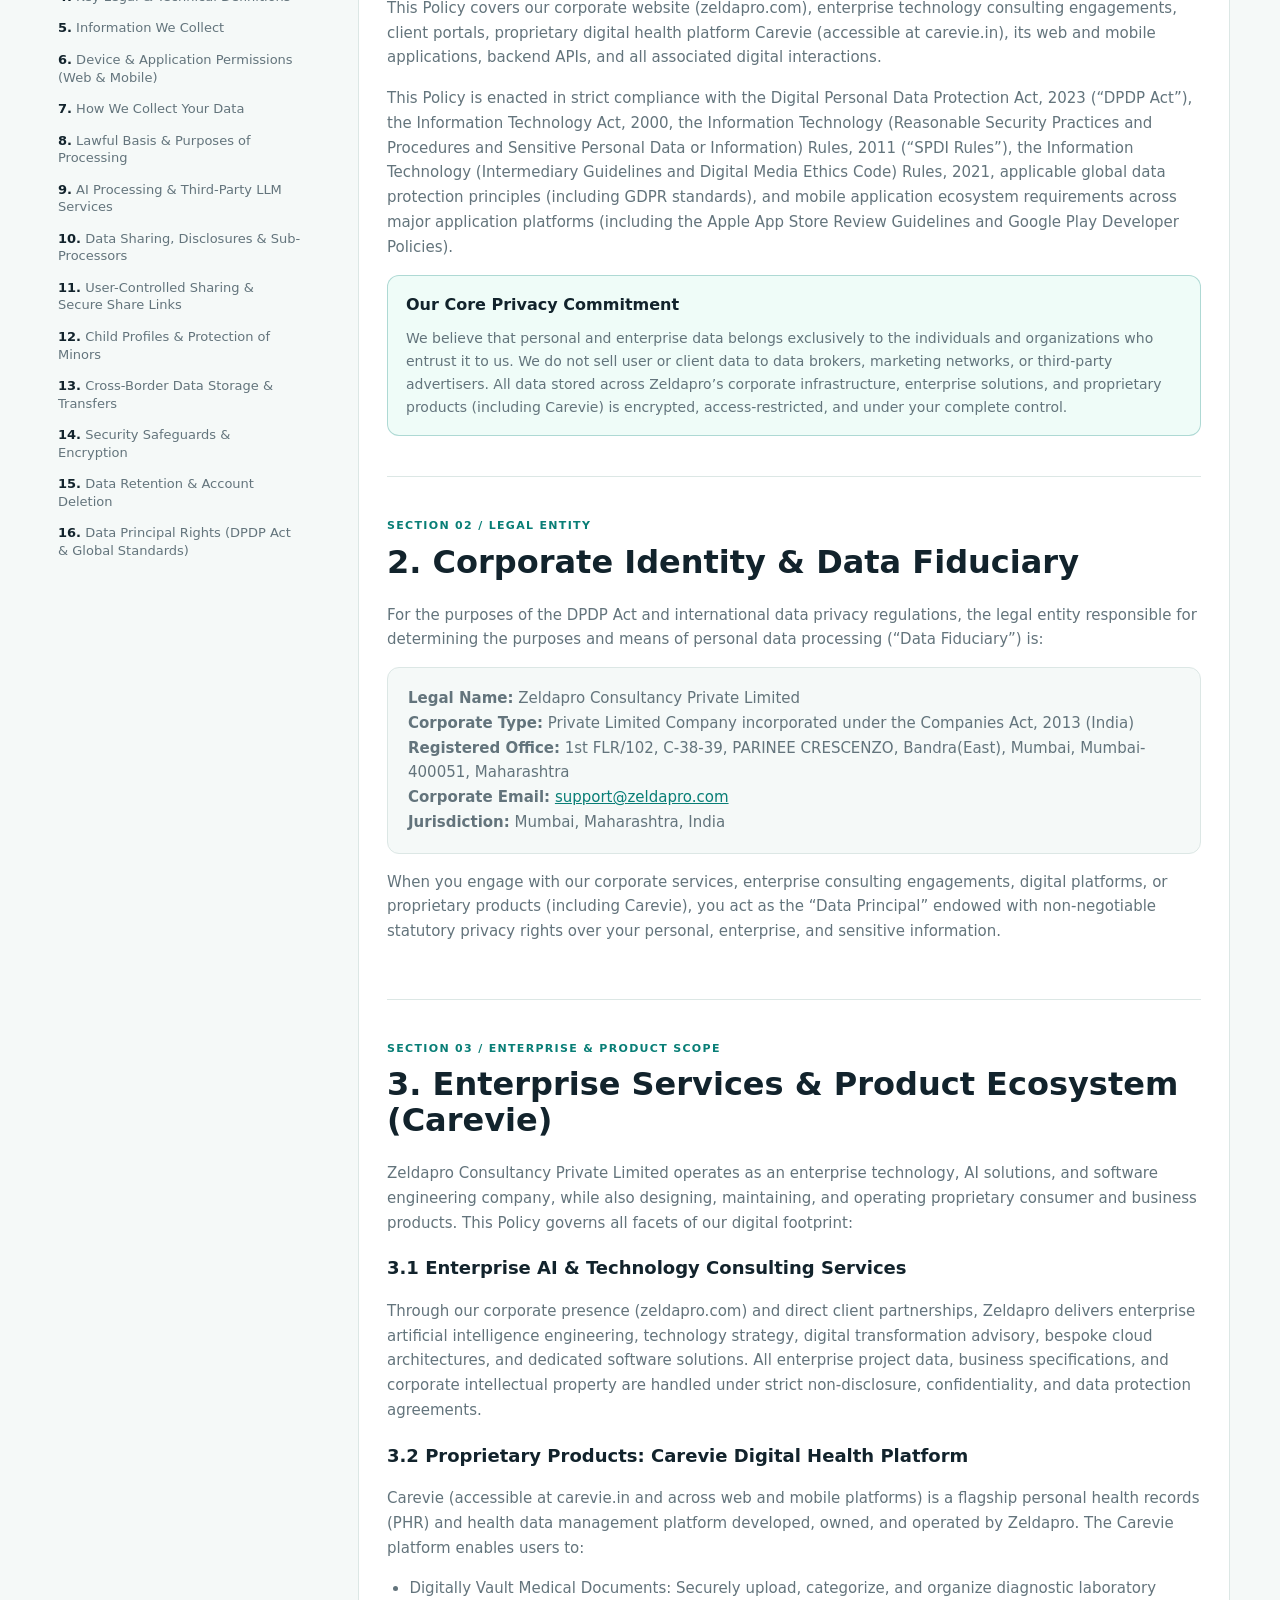
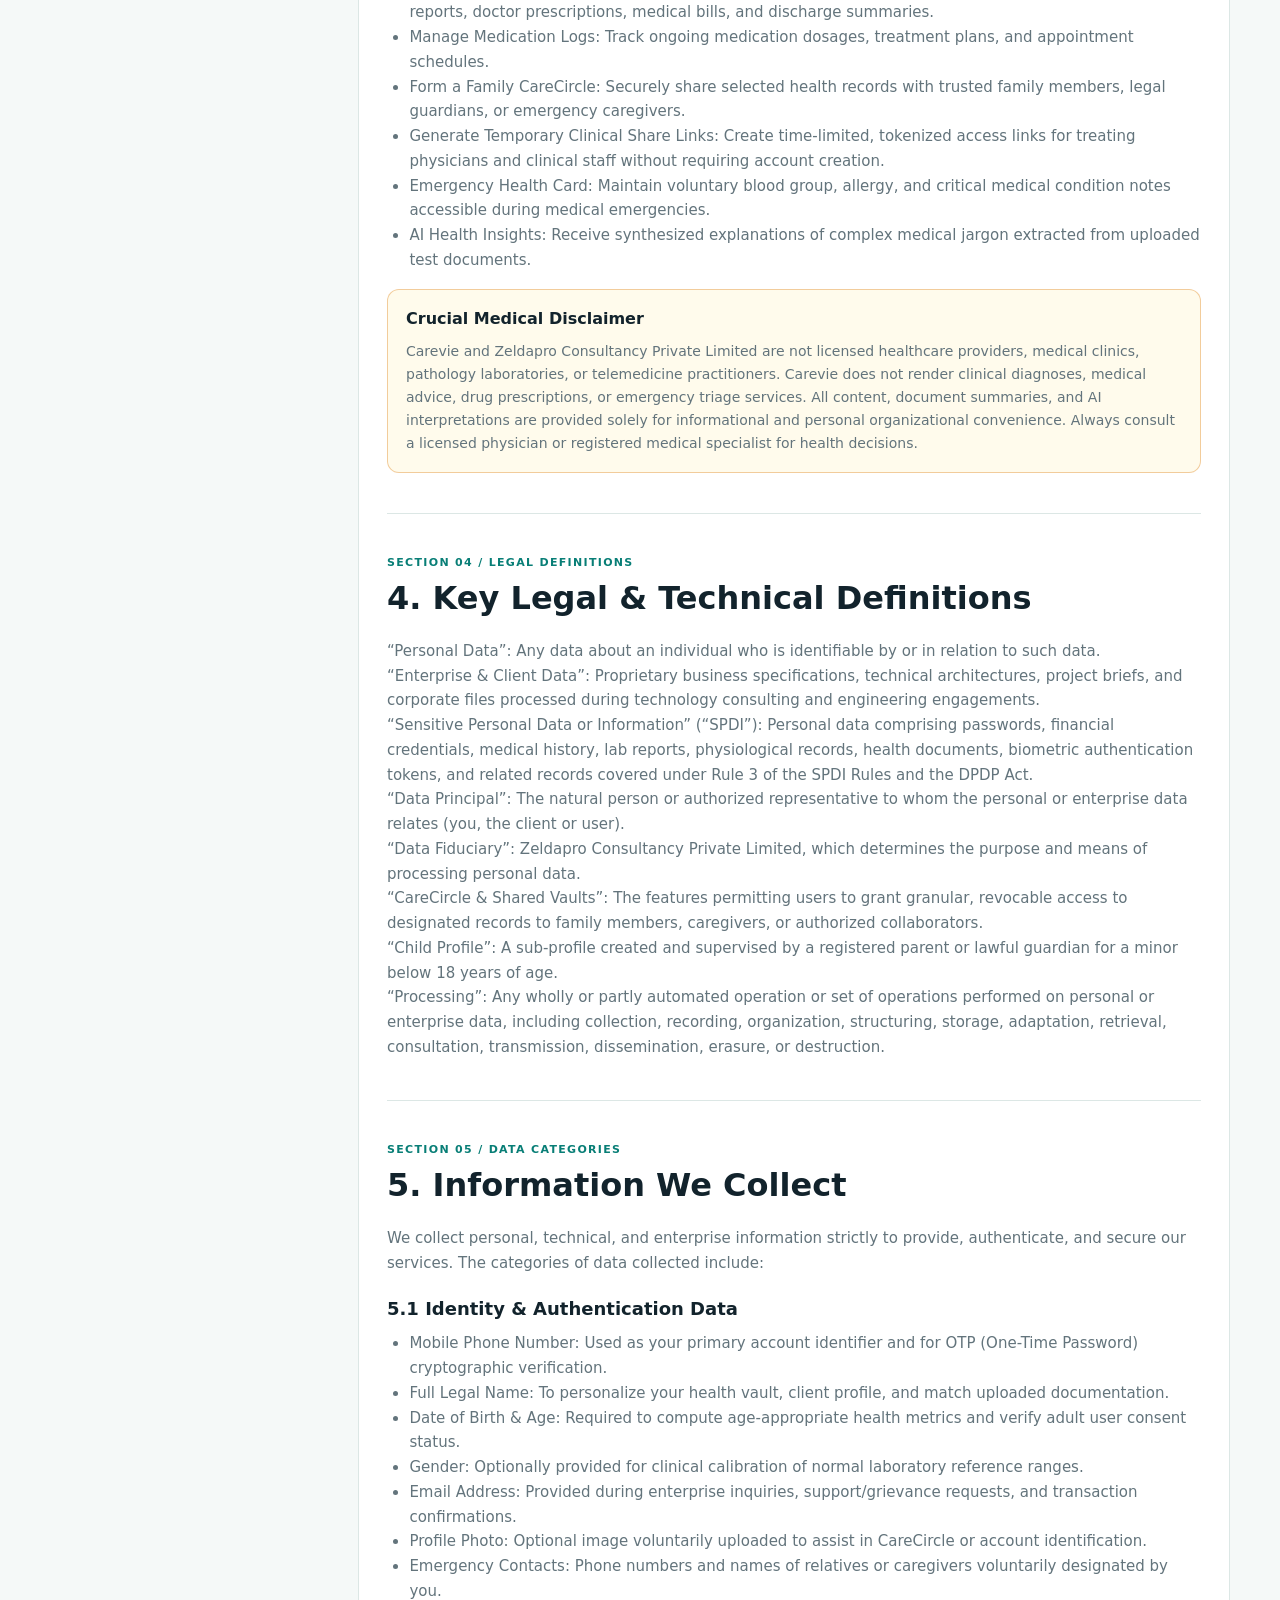
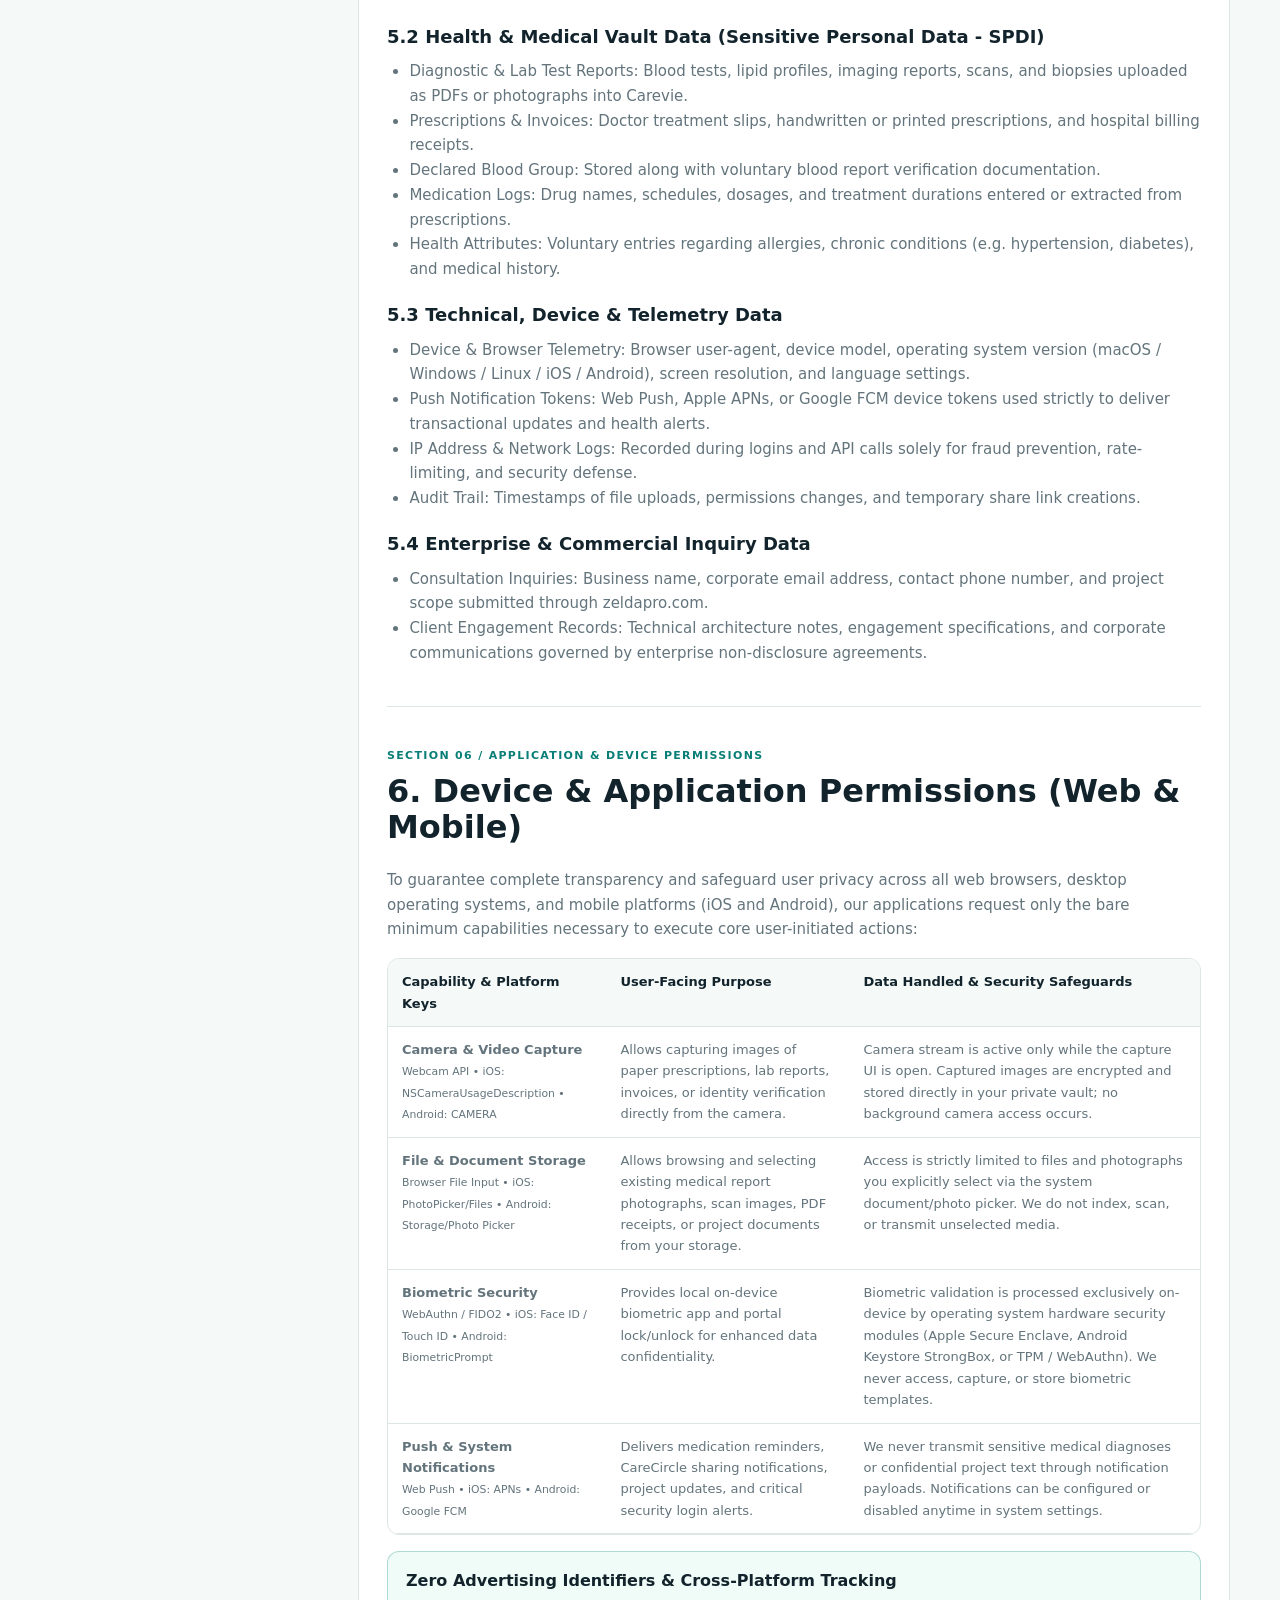
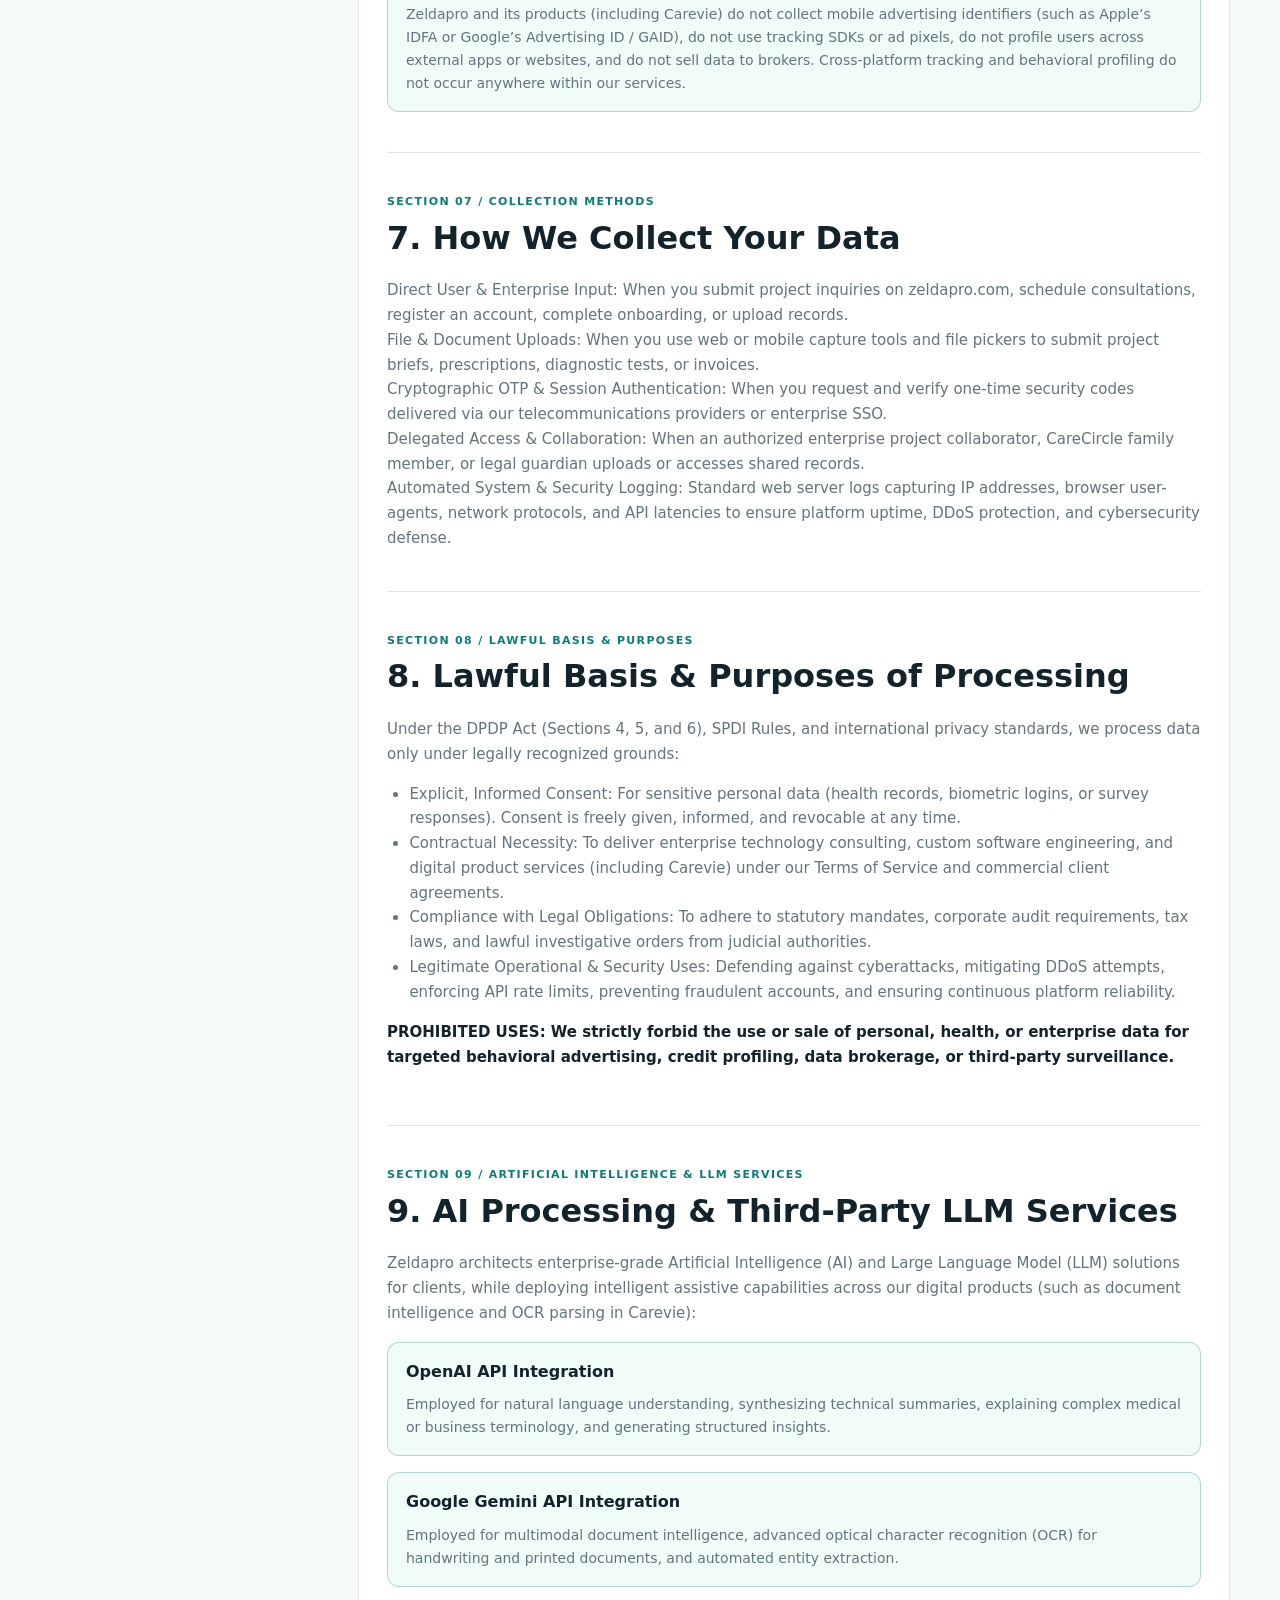
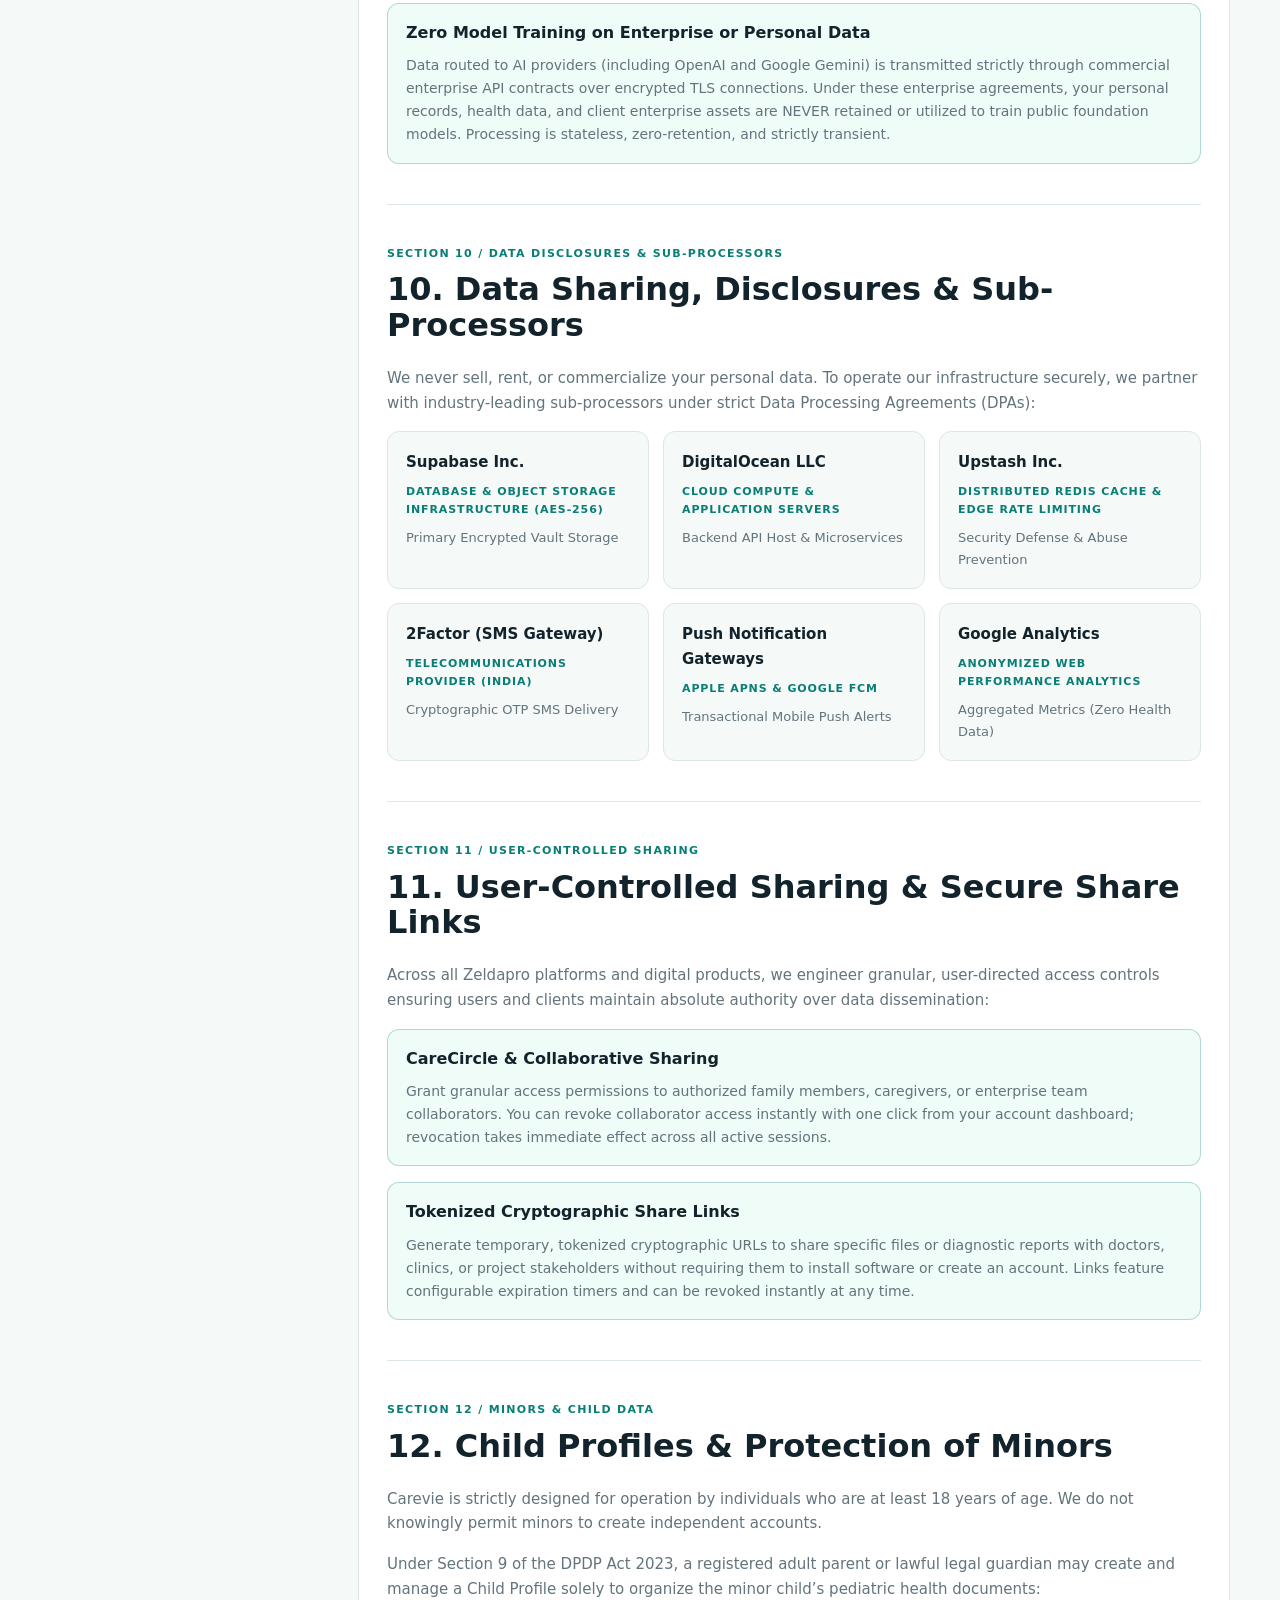
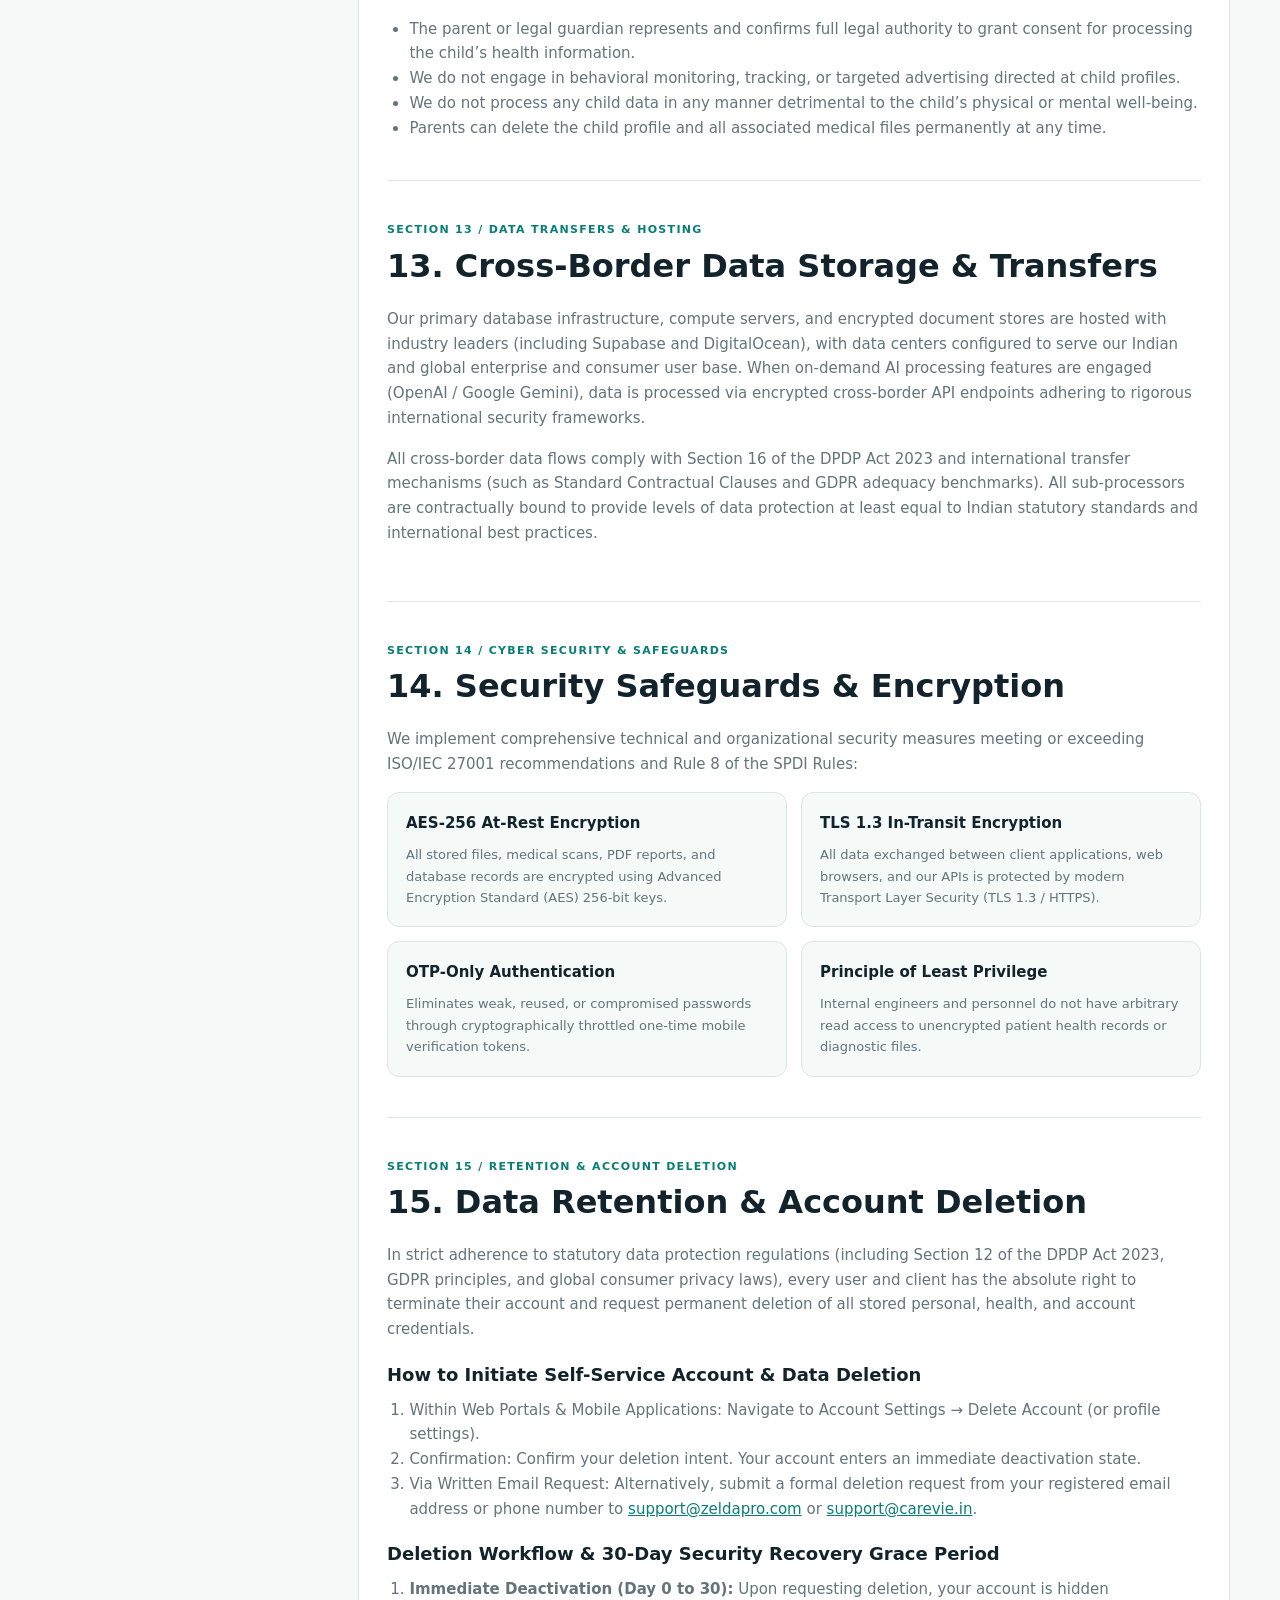
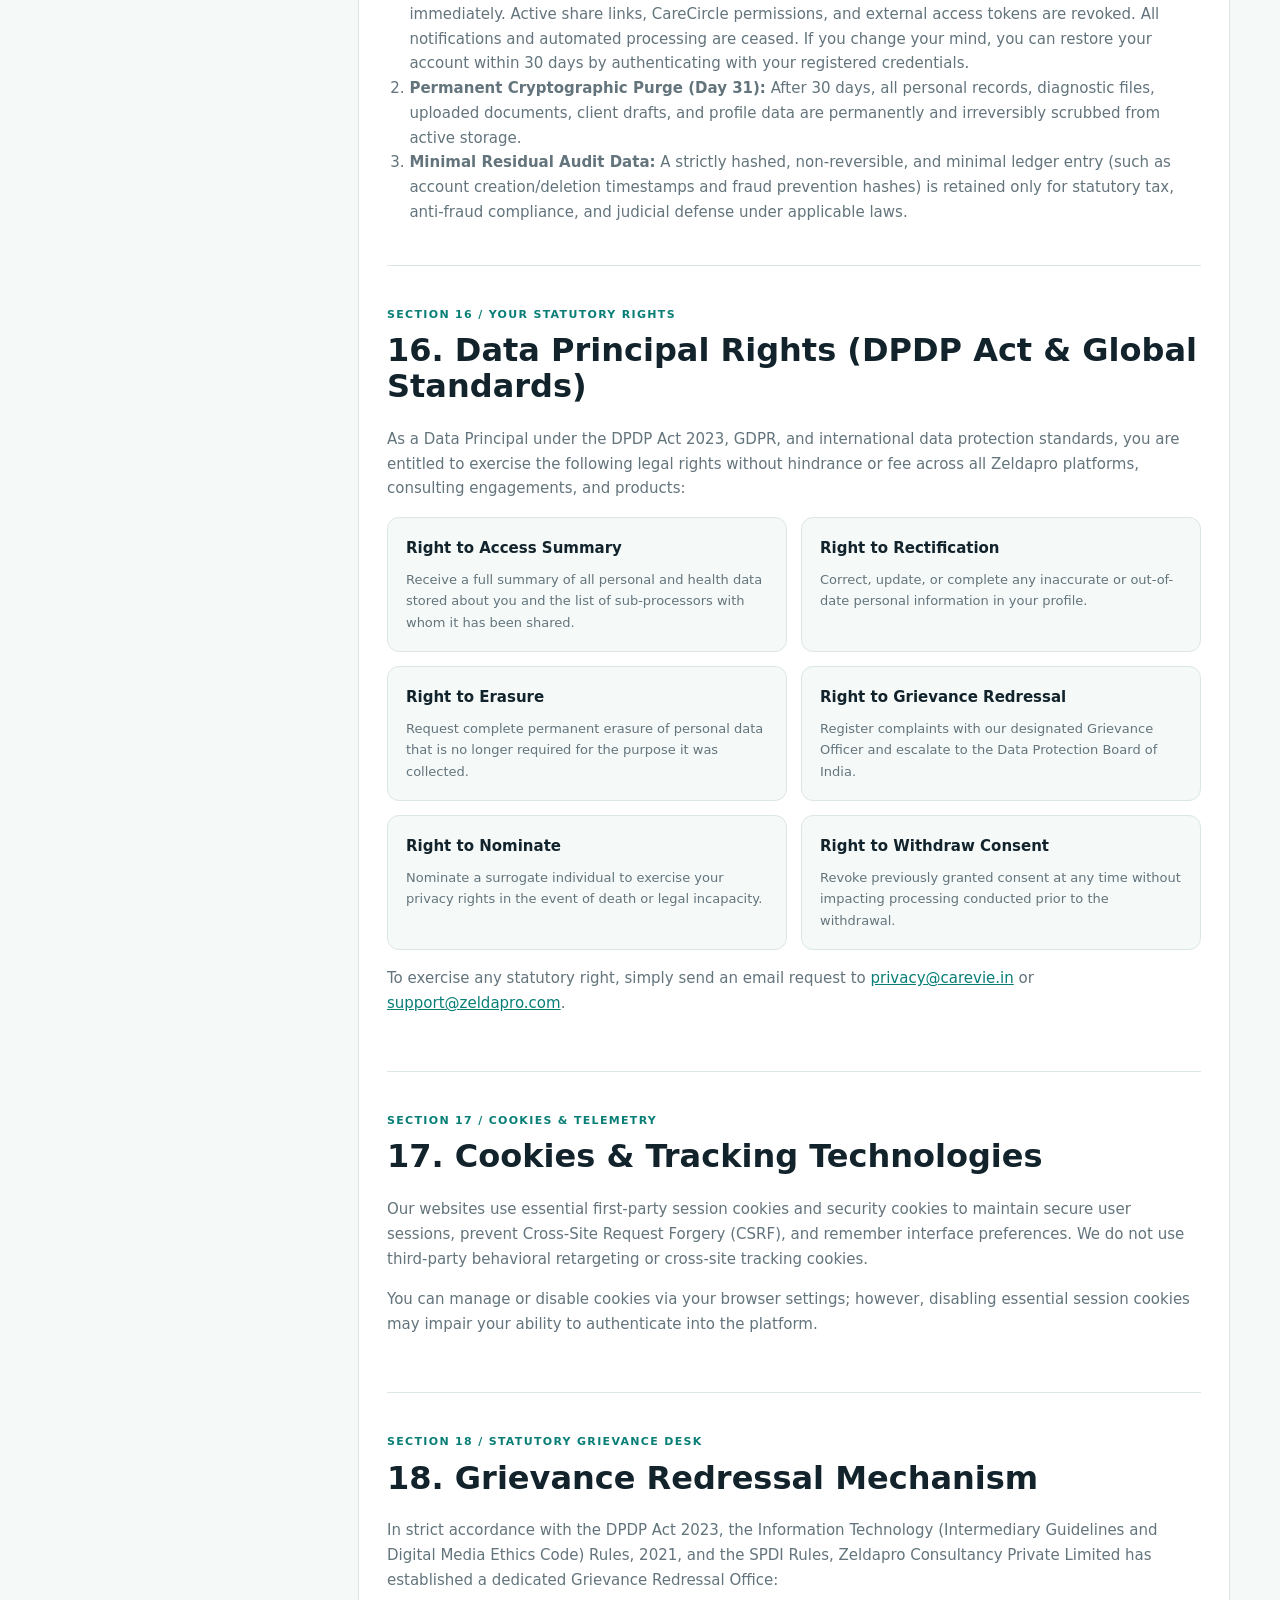
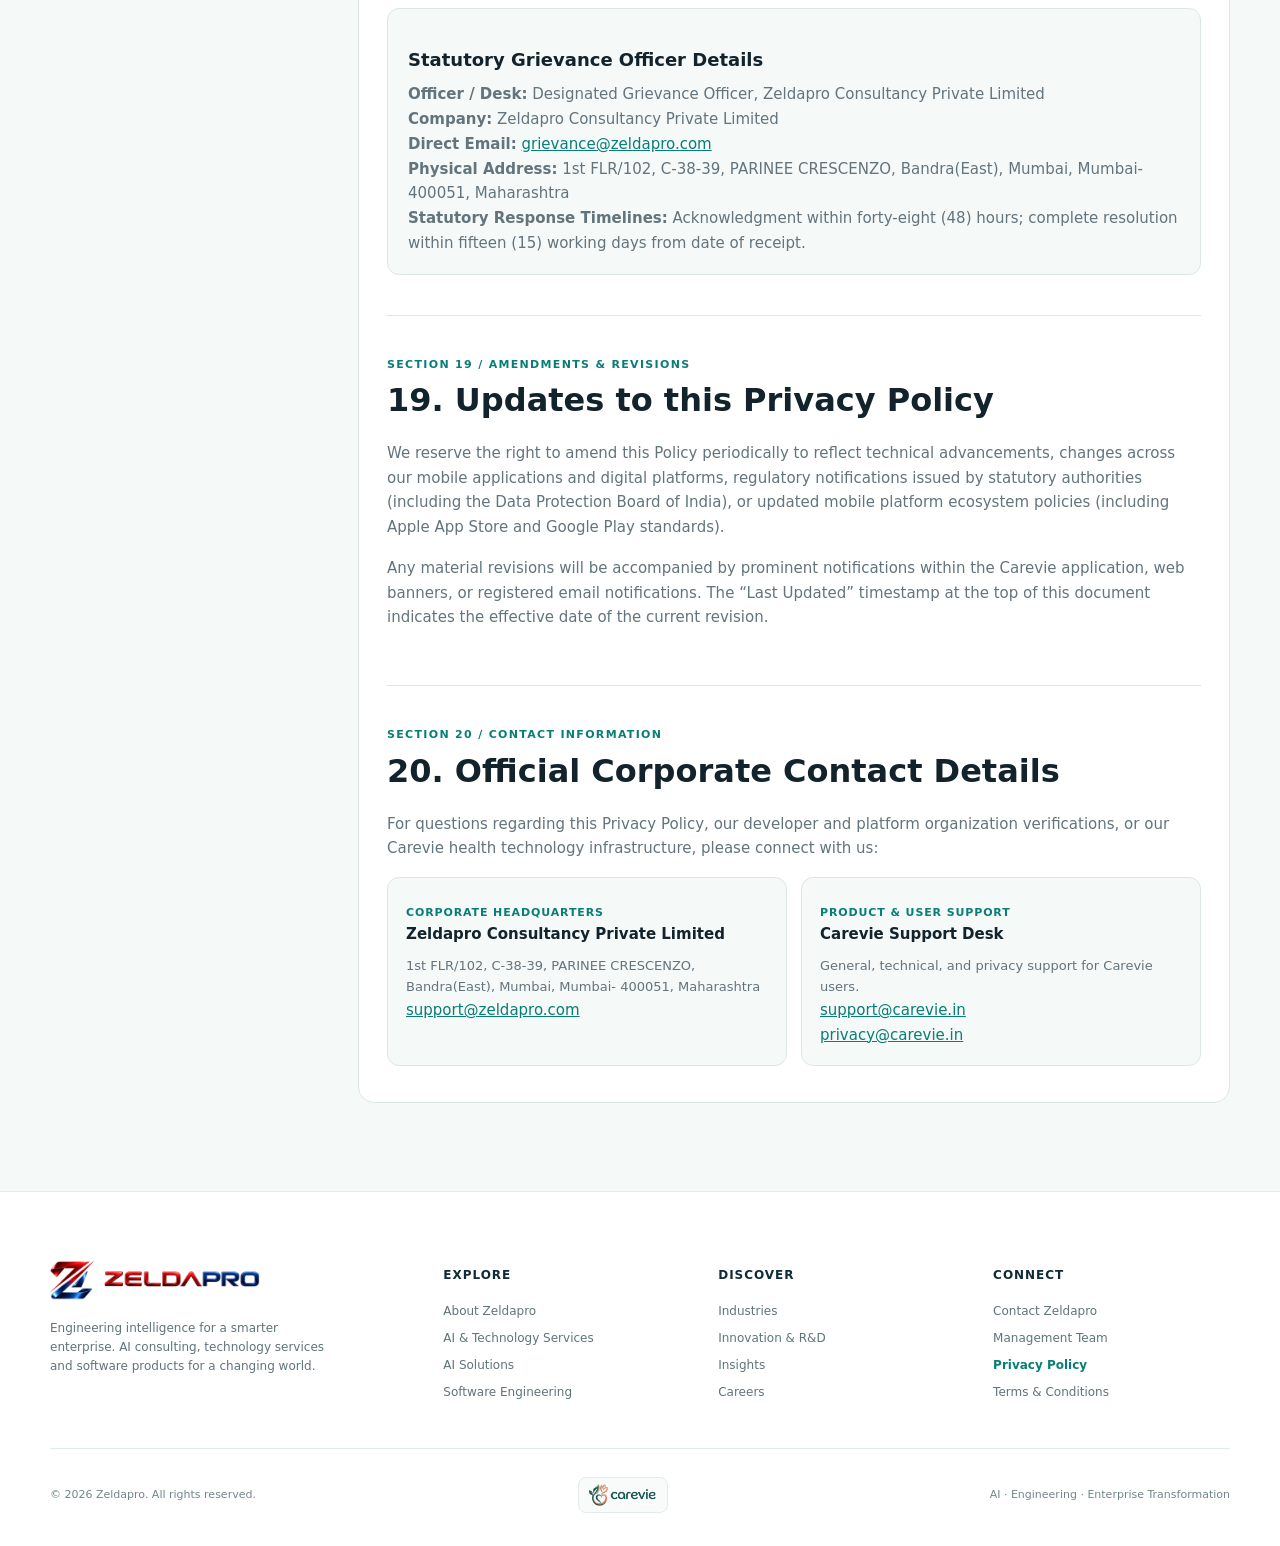
<file: privacy.html>
<!doctype html>
<html lang="en"><head><meta charset="utf-8"><meta name="viewport" content="width=device-width, initial-scale=1">
<title>Privacy Policy | Zeldapro</title><meta name="description" content="Governing personal, enterprise, technical, and product data processing practices across Zeldapro Consultancy Private Limited, our corporate services and consulting operations, and our digital product suite (including Carevie).">
<meta name="theme-color" content="#081d29"><link rel="icon" href="assets/Zeldalogo-CAKomwG1.png" type="image/png"><link rel="apple-touch-icon" href="assets/Zeldalogo-CAKomwG1.png"><link rel="canonical" href="https://www.zeldapro.com/privacy.html">
<meta property="og:title" content="Privacy Policy | Zeldapro"><meta property="og:description" content="Governing personal, enterprise, technical, and product data processing practices across Zeldapro Consultancy Private Limited, our corporate services and consulting operations, and our digital product suite (including Carevie)."><meta property="og:type" content="website">
<link rel="stylesheet" href="assets/styles.css"><link rel="stylesheet" href="privacy.css"></head><body data-pp-page="true">
<div class="topbar"><div class="container"><span>Enterprise AI · Technology Consulting · Software Engineering</span><span>Intelligence. Innovation. Impact.</span></div></div>
<header class="site-header"><div class="container nav"><a class="brand" href="index.html" aria-label="Zeldapro home"><img src="assets/zeldapro-logo-horizontal.png" alt="Zeldapro" class="brand-logo"></a><button class="menu-toggle" aria-label="Toggle navigation" aria-expanded="false">Menu</button><nav class="nav-links"><a class="" href="index.html">Home</a><a class="" href="about.html">About</a><a class="" href="services.html">Services</a><a class="" href="solutions.html">AI Solutions</a><a class="" href="industries.html">Industries</a><a class="" href="software.html">Software</a><a class="" href="innovation.html">Innovation</a><a class="" href="insights.html">Insights</a><a class="" href="careers.html">Careers</a><a class="" href="contact.html">Contact</a></nav><a class="nav-cta" href="contact.html">Talk to our experts ↗</a></div></header>
<main>
<section class="pp-hero" aria-labelledby="pp-hero-title">
<div class="pp-hero__bg" role="img" aria-label="Abstract technology background"></div>
<div class="container pp-hero__inner">
<p class="eyebrow">Legal compliance</p>
<h1 id="pp-hero-title">Privacy Policy &amp; Universal Data Protection Protocol</h1>
<p class="pp-hero__lead">Governing personal, enterprise, technical, and product data processing practices across Zeldapro Consultancy Private Limited, our corporate services and consulting operations, and our digital product suite (including Carevie).</p>
</div>
</section>
<section class="pp-band pp-band--meta">
<div class="container"><div class="pp-meta-grid"><article class="pp-meta-card"><p class="pp-meta-card__label">Legal entity</p><p class="pp-meta-card__value">Zeldapro Consultancy Private Limited</p></article><article class="pp-meta-card"><p class="pp-meta-card__label">Scope covered</p><p class="pp-meta-card__value">Enterprise Services, Digital Platforms &amp; Products (incl. Carevie)</p></article><article class="pp-meta-card"><p class="pp-meta-card__label">Last updated</p><p class="pp-meta-card__value">November 11, 2026</p></article><article class="pp-meta-card"><p class="pp-meta-card__label">Jurisdiction</p><p class="pp-meta-card__value">Mumbai, Maharashtra, India</p></article></div>
<div class="pp-highlight-grid"><article class="pp-highlight"><h2 class="pp-highlight__title">Zero Data Monetization</h2><p class="pp-highlight__body">We never sell, rent, or trade personal, client, or product data. We do not use enterprise or personal data for third-party advertising, profiling, or cross-platform tracking.</p></article><article class="pp-highlight"><h2 class="pp-highlight__title">Encrypted Data Vaults</h2><p class="pp-highlight__body">Corporate files, client records, and product data (including Carevie personal health vaults) are secured with zero unauthorized access, available strictly to authenticated stakeholders.</p></article><article class="pp-highlight"><h2 class="pp-highlight__title">Universal Device Privacy</h2><p class="pp-highlight__body">Permissions across web and mobile platforms operate strictly on-demand for user-initiated actions. Biometric authentication executes locally on-device and never reaches our servers.</p></article><article class="pp-highlight"><h2 class="pp-highlight__title">Full Account &amp; Data Deletion</h2><p class="pp-highlight__body">In compliance with global statutory privacy regulations, delete accounts and request complete cryptographic data purging across web services, client portals, and mobile apps.</p></article></div>
<div class="pp-inquiries">
<h2>Privacy &amp; data inquiries</h2>
<p>Have questions or need to exercise your statutory data privacy rights (including under the DPDP Act, GDPR, or applicable regional privacy laws)? Contact our designated Data Protection and Grievance desk.</p>
<p><strong>Carevie desk:</strong> <a href="mailto:support@carevie.in">support@carevie.in</a> · <strong>Corporate:</strong> <a href="mailto:support@zeldapro.com">support@zeldapro.com</a></p>
</div></div>
</section>
<section class="section pp-doc-section">
<div class="container">
<div class="pp-toolbar"><p>Save or share a copy of this policy.</p><button type="button" class="btn btn-primary" id="pp-print-btn">Print policy</button></div>
<div id="privacy-policy-printable" class="pp-doc-layout">
<aside class="pp-index" aria-label="Privacy policy sections">
<h2 class="pp-index__title">Document index</h2>
<p class="pp-index__count">20 sections</p>
<nav><ol class="pp-index__list"><li><a href="#section-1"><span class="pp-index__num">1.</span> Executive Overview &amp; Scope</a></li><li><a href="#section-2"><span class="pp-index__num">2.</span> Corporate Identity &amp; Data Fiduciary</a></li><li><a href="#section-3"><span class="pp-index__num">3.</span> Enterprise Services &amp; Product Ecosystem (Carevie)</a></li><li><a href="#section-4"><span class="pp-index__num">4.</span> Key Legal &amp; Technical Definitions</a></li><li><a href="#section-5"><span class="pp-index__num">5.</span> Information We Collect</a></li><li><a href="#section-6"><span class="pp-index__num">6.</span> Device &amp; Application Permissions (Web &amp; Mobile)</a></li><li><a href="#section-7"><span class="pp-index__num">7.</span> How We Collect Your Data</a></li><li><a href="#section-8"><span class="pp-index__num">8.</span> Lawful Basis &amp; Purposes of Processing</a></li><li><a href="#section-9"><span class="pp-index__num">9.</span> AI Processing &amp; Third-Party LLM Services</a></li><li><a href="#section-10"><span class="pp-index__num">10.</span> Data Sharing, Disclosures &amp; Sub-Processors</a></li><li><a href="#section-11"><span class="pp-index__num">11.</span> User-Controlled Sharing &amp; Secure Share Links</a></li><li><a href="#section-12"><span class="pp-index__num">12.</span> Child Profiles &amp; Protection of Minors</a></li><li><a href="#section-13"><span class="pp-index__num">13.</span> Cross-Border Data Storage &amp; Transfers</a></li><li><a href="#section-14"><span class="pp-index__num">14.</span> Security Safeguards &amp; Encryption</a></li><li><a href="#section-15"><span class="pp-index__num">15.</span> Data Retention &amp; Account Deletion</a></li><li><a href="#section-16"><span class="pp-index__num">16.</span> Data Principal Rights (DPDP Act &amp; Global Standards)</a></li><li><a href="#section-17"><span class="pp-index__num">17.</span> Cookies &amp; Tracking Technologies</a></li><li><a href="#section-18"><span class="pp-index__num">18.</span> Grievance Redressal Mechanism</a></li><li><a href="#section-19"><span class="pp-index__num">19.</span> Updates to this Privacy Policy</a></li><li><a href="#section-20"><span class="pp-index__num">20.</span> Official Corporate Contact Details</a></li></ol></nav>
</aside>
<div class="pp-doc">
<header class="pp-doc__print-header">
<p class="pp-doc__print-entity">Zeldapro Consultancy Private Limited</p>
<h2 class="pp-doc__print-title">Privacy Policy &amp; Universal Data Protection Protocol</h2>
<p class="pp-doc__print-updated">Last updated: November 11, 2026</p>
</header>
<article id="section-1" class="pp-section"><p class="pp-section__label">SECTION 01 / INTRODUCTION &amp; SCOPE</p><h2 class="pp-section__title">1. Executive Overview &amp; Scope</h2><div class="pp-section__body"><p>This Privacy Policy (“Policy”) sets forth the principles, practices, and protocols governing how Zeldapro Consultancy Private Limited (referred to as “Zeldapro”, “the Company”, “we”, “us”, or “our”) collects, utilizes, processes, protects, stores, transfers, and purges personal, enterprise, technical, and product data.</p><p>This Policy covers our corporate website (zeldapro.com), enterprise technology consulting engagements, client portals, proprietary digital health platform Carevie (accessible at carevie.in), its web and mobile applications, backend APIs, and all associated digital interactions.</p><p>This Policy is enacted in strict compliance with the Digital Personal Data Protection Act, 2023 (“DPDP Act”), the Information Technology Act, 2000, the Information Technology (Reasonable Security Practices and Procedures and Sensitive Personal Data or Information) Rules, 2011 (“SPDI Rules”), the Information Technology (Intermediary Guidelines and Digital Media Ethics Code) Rules, 2021, applicable global data protection principles (including GDPR standards), and mobile application ecosystem requirements across major application platforms (including the Apple App Store Review Guidelines and Google Play Developer Policies).</p><div class="pp-callout"><h3 class="pp-callout__title">Our Core Privacy Commitment</h3><div class="pp-callout__body"><p>We believe that personal and enterprise data belongs exclusively to the individuals and organizations who entrust it to us. We do not sell user or client data to data brokers, marketing networks, or third-party advertisers. All data stored across Zeldapro’s corporate infrastructure, enterprise solutions, and proprietary products (including Carevie) is encrypted, access-restricted, and under your complete control.</p></div></div></div></article>
<article id="section-2" class="pp-section"><p class="pp-section__label">SECTION 02 / LEGAL ENTITY</p><h2 class="pp-section__title">2. Corporate Identity &amp; Data Fiduciary</h2><div class="pp-section__body"><p>For the purposes of the DPDP Act and international data privacy regulations, the legal entity responsible for determining the purposes and means of personal data processing (“Data Fiduciary”) is:</p><ul class="pp-list pp-list--boxed"><li><strong>Legal Name:</strong> Zeldapro Consultancy Private Limited</li><li><strong>Corporate Type:</strong> Private Limited Company incorporated under the Companies Act, 2013 (India)</li><li><strong>Registered Office:</strong> 1st FLR/102, C-38-39, PARINEE CRESCENZO, Bandra(East), Mumbai, Mumbai- 400051, Maharashtra</li><li><strong>Corporate Email:</strong> <a href="mailto:support@zeldapro.com">support@zeldapro.com</a></li><li><strong>Jurisdiction:</strong> Mumbai, Maharashtra, India</li></ul><p>When you engage with our corporate services, enterprise consulting engagements, digital platforms, or proprietary products (including Carevie), you act as the “Data Principal” endowed with non-negotiable statutory privacy rights over your personal, enterprise, and sensitive information.</p></div></article>
<article id="section-3" class="pp-section"><p class="pp-section__label">SECTION 03 / ENTERPRISE &amp; PRODUCT SCOPE</p><h2 class="pp-section__title">3. Enterprise Services &amp; Product Ecosystem (Carevie)</h2><div class="pp-section__body"><p>Zeldapro Consultancy Private Limited operates as an enterprise technology, AI solutions, and software engineering company, while also designing, maintaining, and operating proprietary consumer and business products. This Policy governs all facets of our digital footprint:</p><h3 class="pp-subheading">3.1 Enterprise AI &amp; Technology Consulting Services</h3><p>Through our corporate presence (zeldapro.com) and direct client partnerships, Zeldapro delivers enterprise artificial intelligence engineering, technology strategy, digital transformation advisory, bespoke cloud architectures, and dedicated software solutions. All enterprise project data, business specifications, and corporate intellectual property are handled under strict non-disclosure, confidentiality, and data protection agreements.</p><h3 class="pp-subheading">3.2 Proprietary Products: Carevie Digital Health Platform</h3><p>Carevie (accessible at carevie.in and across web and mobile platforms) is a flagship personal health records (PHR) and health data management platform developed, owned, and operated by Zeldapro. The Carevie platform enables users to:</p><ul class="pp-list pp-list--disc"><li>Digitally Vault Medical Documents: Securely upload, categorize, and organize diagnostic laboratory reports, doctor prescriptions, medical bills, and discharge summaries.</li><li>Manage Medication Logs: Track ongoing medication dosages, treatment plans, and appointment schedules.</li><li>Form a Family CareCircle: Securely share selected health records with trusted family members, legal guardians, or emergency caregivers.</li><li>Generate Temporary Clinical Share Links: Create time-limited, tokenized access links for treating physicians and clinical staff without requiring account creation.</li><li>Emergency Health Card: Maintain voluntary blood group, allergy, and critical medical condition notes accessible during medical emergencies.</li><li>AI Health Insights: Receive synthesized explanations of complex medical jargon extracted from uploaded test documents.</li></ul><div class="pp-callout pp-callout--warning"><h3 class="pp-callout__title">Crucial Medical Disclaimer</h3><div class="pp-callout__body"><p>Carevie and Zeldapro Consultancy Private Limited are not licensed healthcare providers, medical clinics, pathology laboratories, or telemedicine practitioners. Carevie does not render clinical diagnoses, medical advice, drug prescriptions, or emergency triage services. All content, document summaries, and AI interpretations are provided solely for informational and personal organizational convenience. Always consult a licensed physician or registered medical specialist for health decisions.</p></div></div></div></article>
<article id="section-4" class="pp-section"><p class="pp-section__label">SECTION 04 / LEGAL DEFINITIONS</p><h2 class="pp-section__title">4. Key Legal &amp; Technical Definitions</h2><div class="pp-section__body"><ul class="pp-list"><li>“Personal Data”: Any data about an individual who is identifiable by or in relation to such data.</li><li>“Enterprise &amp; Client Data”: Proprietary business specifications, technical architectures, project briefs, and corporate files processed during technology consulting and engineering engagements.</li><li>“Sensitive Personal Data or Information” (“SPDI”): Personal data comprising passwords, financial credentials, medical history, lab reports, physiological records, health documents, biometric authentication tokens, and related records covered under Rule 3 of the SPDI Rules and the DPDP Act.</li><li>“Data Principal”: The natural person or authorized representative to whom the personal or enterprise data relates (you, the client or user).</li><li>“Data Fiduciary”: Zeldapro Consultancy Private Limited, which determines the purpose and means of processing personal data.</li><li>“CareCircle &amp; Shared Vaults”: The features permitting users to grant granular, revocable access to designated records to family members, caregivers, or authorized collaborators.</li><li>“Child Profile”: A sub-profile created and supervised by a registered parent or lawful guardian for a minor below 18 years of age.</li><li>“Processing”: Any wholly or partly automated operation or set of operations performed on personal or enterprise data, including collection, recording, organization, structuring, storage, adaptation, retrieval, consultation, transmission, dissemination, erasure, or destruction.</li></ul></div></article>
<article id="section-5" class="pp-section"><p class="pp-section__label">SECTION 05 / DATA CATEGORIES</p><h2 class="pp-section__title">5. Information We Collect</h2><div class="pp-section__body"><p>We collect personal, technical, and enterprise information strictly to provide, authenticate, and secure our services. The categories of data collected include:</p><h3 class="pp-subheading">5.1 Identity & Authentication Data</h3><ul class="pp-list pp-list--disc"><li>Mobile Phone Number: Used as your primary account identifier and for OTP (One-Time Password) cryptographic verification.</li><li>Full Legal Name: To personalize your health vault, client profile, and match uploaded documentation.</li><li>Date of Birth &amp; Age: Required to compute age-appropriate health metrics and verify adult user consent status.</li><li>Gender: Optionally provided for clinical calibration of normal laboratory reference ranges.</li><li>Email Address: Provided during enterprise inquiries, support/grievance requests, and transaction confirmations.</li><li>Profile Photo: Optional image voluntarily uploaded to assist in CareCircle or account identification.</li><li>Emergency Contacts: Phone numbers and names of relatives or caregivers voluntarily designated by you.</li></ul><h3 class="pp-subheading">5.2 Health & Medical Vault Data (Sensitive Personal Data - SPDI)</h3><ul class="pp-list pp-list--disc"><li>Diagnostic &amp; Lab Test Reports: Blood tests, lipid profiles, imaging reports, scans, and biopsies uploaded as PDFs or photographs into Carevie.</li><li>Prescriptions &amp; Invoices: Doctor treatment slips, handwritten or printed prescriptions, and hospital billing receipts.</li><li>Declared Blood Group: Stored along with voluntary blood report verification documentation.</li><li>Medication Logs: Drug names, schedules, dosages, and treatment durations entered or extracted from prescriptions.</li><li>Health Attributes: Voluntary entries regarding allergies, chronic conditions (e.g. hypertension, diabetes), and medical history.</li></ul><h3 class="pp-subheading">5.3 Technical, Device & Telemetry Data</h3><ul class="pp-list pp-list--disc"><li>Device &amp; Browser Telemetry: Browser user-agent, device model, operating system version (macOS / Windows / Linux / iOS / Android), screen resolution, and language settings.</li><li>Push Notification Tokens: Web Push, Apple APNs, or Google FCM device tokens used strictly to deliver transactional updates and health alerts.</li><li>IP Address &amp; Network Logs: Recorded during logins and API calls solely for fraud prevention, rate-limiting, and security defense.</li><li>Audit Trail: Timestamps of file uploads, permissions changes, and temporary share link creations.</li></ul><h3 class="pp-subheading">5.4 Enterprise & Commercial Inquiry Data</h3><ul class="pp-list pp-list--disc"><li>Consultation Inquiries: Business name, corporate email address, contact phone number, and project scope submitted through zeldapro.com.</li><li>Client Engagement Records: Technical architecture notes, engagement specifications, and corporate communications governed by enterprise non-disclosure agreements.</li></ul></div></article>
<article id="section-6" class="pp-section"><p class="pp-section__label">SECTION 06 / APPLICATION &amp; DEVICE PERMISSIONS</p><h2 class="pp-section__title">6. Device &amp; Application Permissions (Web &amp; Mobile)</h2><div class="pp-section__body"><p>To guarantee complete transparency and safeguard user privacy across all web browsers, desktop operating systems, and mobile platforms (iOS and Android), our applications request only the bare minimum capabilities necessary to execute core user-initiated actions:</p><div class="pp-table-wrap"><table class="pp-table"><thead><tr><th>Capability &amp; Platform Keys</th><th>User-Facing Purpose</th><th>Data Handled &amp; Security Safeguards</th></tr></thead><tbody><tr><td><strong>Camera &amp; Video Capture</strong><br><small>Webcam API &bull; iOS: NSCameraUsageDescription &bull; Android: CAMERA</small></td><td>Allows capturing images of paper prescriptions, lab reports, invoices, or identity verification directly from the camera.</td><td>Camera stream is active only while the capture UI is open. Captured images are encrypted and stored directly in your private vault; no background camera access occurs.</td></tr><tr><td><strong>File &amp; Document Storage</strong><br><small>Browser File Input &bull; iOS: PhotoPicker/Files &bull; Android: Storage/Photo Picker</small></td><td>Allows browsing and selecting existing medical report photographs, scan images, PDF receipts, or project documents from your storage.</td><td>Access is strictly limited to files and photographs you explicitly select via the system document/photo picker. We do not index, scan, or transmit unselected media.</td></tr><tr><td><strong>Biometric Security</strong><br><small>WebAuthn / FIDO2 &bull; iOS: Face ID / Touch ID &bull; Android: BiometricPrompt</small></td><td>Provides local on-device biometric app and portal lock/unlock for enhanced data confidentiality.</td><td>Biometric validation is processed exclusively on-device by operating system hardware security modules (Apple Secure Enclave, Android Keystore StrongBox, or TPM / WebAuthn). We never access, capture, or store biometric templates.</td></tr><tr><td><strong>Push &amp; System Notifications</strong><br><small>Web Push &bull; iOS: APNs &bull; Android: Google FCM</small></td><td>Delivers medication reminders, CareCircle sharing notifications, project updates, and critical security login alerts.</td><td>We never transmit sensitive medical diagnoses or confidential project text through notification payloads. Notifications can be configured or disabled anytime in system settings.</td></tr></tbody></table></div><div class="pp-callout"><h3 class="pp-callout__title">Zero Advertising Identifiers &amp; Cross-Platform Tracking</h3><div class="pp-callout__body"><p>Zeldapro and its products (including Carevie) do not collect mobile advertising identifiers (such as Apple’s IDFA or Google’s Advertising ID / GAID), do not use tracking SDKs or ad pixels, do not profile users across external apps or websites, and do not sell data to brokers. Cross-platform tracking and behavioral profiling do not occur anywhere within our services.</p></div></div></div></article>
<article id="section-7" class="pp-section"><p class="pp-section__label">SECTION 07 / COLLECTION METHODS</p><h2 class="pp-section__title">7. How We Collect Your Data</h2><div class="pp-section__body"><ul class="pp-list"><li>Direct User &amp; Enterprise Input: When you submit project inquiries on zeldapro.com, schedule consultations, register an account, complete onboarding, or upload records.</li><li>File &amp; Document Uploads: When you use web or mobile capture tools and file pickers to submit project briefs, prescriptions, diagnostic tests, or invoices.</li><li>Cryptographic OTP &amp; Session Authentication: When you request and verify one-time security codes delivered via our telecommunications providers or enterprise SSO.</li><li>Delegated Access &amp; Collaboration: When an authorized enterprise project collaborator, CareCircle family member, or legal guardian uploads or accesses shared records.</li><li>Automated System &amp; Security Logging: Standard web server logs capturing IP addresses, browser user-agents, network protocols, and API latencies to ensure platform uptime, DDoS protection, and cybersecurity defense.</li></ul></div></article>
<article id="section-8" class="pp-section"><p class="pp-section__label">SECTION 08 / LAWFUL BASIS &amp; PURPOSES</p><h2 class="pp-section__title">8. Lawful Basis &amp; Purposes of Processing</h2><div class="pp-section__body"><p>Under the DPDP Act (Sections 4, 5, and 6), SPDI Rules, and international privacy standards, we process data only under legally recognized grounds:</p><ul class="pp-list pp-list--disc"><li>Explicit, Informed Consent: For sensitive personal data (health records, biometric logins, or survey responses). Consent is freely given, informed, and revocable at any time.</li><li>Contractual Necessity: To deliver enterprise technology consulting, custom software engineering, and digital product services (including Carevie) under our Terms of Service and commercial client agreements.</li><li>Compliance with Legal Obligations: To adhere to statutory mandates, corporate audit requirements, tax laws, and lawful investigative orders from judicial authorities.</li><li>Legitimate Operational &amp; Security Uses: Defending against cyberattacks, mitigating DDoS attempts, enforcing API rate limits, preventing fraudulent accounts, and ensuring continuous platform reliability.</li></ul><p class="pp-emphasis">PROHIBITED USES: We strictly forbid the use or sale of personal, health, or enterprise data for targeted behavioral advertising, credit profiling, data brokerage, or third-party surveillance.</p></div></article>
<article id="section-9" class="pp-section"><p class="pp-section__label">SECTION 09 / ARTIFICIAL INTELLIGENCE &amp; LLM SERVICES</p><h2 class="pp-section__title">9. AI Processing &amp; Third-Party LLM Services</h2><div class="pp-section__body"><p>Zeldapro architects enterprise-grade Artificial Intelligence (AI) and Large Language Model (LLM) solutions for clients, while deploying intelligent assistive capabilities across our digital products (such as document intelligence and OCR parsing in Carevie):</p><div class="pp-callout"><h3 class="pp-callout__title">OpenAI API Integration</h3><div class="pp-callout__body"><p>Employed for natural language understanding, synthesizing technical summaries, explaining complex medical or business terminology, and generating structured insights.</p></div></div><div class="pp-callout"><h3 class="pp-callout__title">Google Gemini API Integration</h3><div class="pp-callout__body"><p>Employed for multimodal document intelligence, advanced optical character recognition (OCR) for handwriting and printed documents, and automated entity extraction.</p></div></div><div class="pp-callout"><h3 class="pp-callout__title">Zero Model Training on Enterprise or Personal Data</h3><div class="pp-callout__body"><p>Data routed to AI providers (including OpenAI and Google Gemini) is transmitted strictly through commercial enterprise API contracts over encrypted TLS connections. Under these enterprise agreements, your personal records, health data, and client enterprise assets are NEVER retained or utilized to train public foundation models. Processing is stateless, zero-retention, and strictly transient.</p></div></div></div></article>
<article id="section-10" class="pp-section"><p class="pp-section__label">SECTION 10 / DATA DISCLOSURES &amp; SUB-PROCESSORS</p><h2 class="pp-section__title">10. Data Sharing, Disclosures &amp; Sub-Processors</h2><div class="pp-section__body"><p>We never sell, rent, or commercialize your personal data. To operate our infrastructure securely, we partner with industry-leading sub-processors under strict Data Processing Agreements (DPAs):</p><div class="pp-processor-grid"><article class="pp-processor"><p class="pp-processor__name">Supabase Inc.</p><p class="pp-processor__role">Database &amp; Object Storage Infrastructure (AES-256)</p><p class="pp-processor__detail">Primary Encrypted Vault Storage</p></article><article class="pp-processor"><p class="pp-processor__name">DigitalOcean LLC</p><p class="pp-processor__role">Cloud Compute &amp; Application Servers</p><p class="pp-processor__detail">Backend API Host &amp; Microservices</p></article><article class="pp-processor"><p class="pp-processor__name">Upstash Inc.</p><p class="pp-processor__role">Distributed Redis Cache &amp; Edge Rate Limiting</p><p class="pp-processor__detail">Security Defense &amp; Abuse Prevention</p></article><article class="pp-processor"><p class="pp-processor__name">2Factor (SMS Gateway)</p><p class="pp-processor__role">Telecommunications Provider (India)</p><p class="pp-processor__detail">Cryptographic OTP SMS Delivery</p></article><article class="pp-processor"><p class="pp-processor__name">Push Notification Gateways</p><p class="pp-processor__role">Apple APNs &amp; Google FCM</p><p class="pp-processor__detail">Transactional Mobile Push Alerts</p></article><article class="pp-processor"><p class="pp-processor__name">Google Analytics</p><p class="pp-processor__role">Anonymized Web Performance Analytics</p><p class="pp-processor__detail">Aggregated Metrics (Zero Health Data)</p></article></div></div></article>
<article id="section-11" class="pp-section"><p class="pp-section__label">SECTION 11 / USER-CONTROLLED SHARING</p><h2 class="pp-section__title">11. User-Controlled Sharing &amp; Secure Share Links</h2><div class="pp-section__body"><p>Across all Zeldapro platforms and digital products, we engineer granular, user-directed access controls ensuring users and clients maintain absolute authority over data dissemination:</p><div class="pp-callout"><h3 class="pp-callout__title">CareCircle &amp; Collaborative Sharing</h3><div class="pp-callout__body"><p>Grant granular access permissions to authorized family members, caregivers, or enterprise team collaborators. You can revoke collaborator access instantly with one click from your account dashboard; revocation takes immediate effect across all active sessions.</p></div></div><div class="pp-callout"><h3 class="pp-callout__title">Tokenized Cryptographic Share Links</h3><div class="pp-callout__body"><p>Generate temporary, tokenized cryptographic URLs to share specific files or diagnostic reports with doctors, clinics, or project stakeholders without requiring them to install software or create an account. Links feature configurable expiration timers and can be revoked instantly at any time.</p></div></div></div></article>
<article id="section-12" class="pp-section"><p class="pp-section__label">SECTION 12 / MINORS &amp; CHILD DATA</p><h2 class="pp-section__title">12. Child Profiles &amp; Protection of Minors</h2><div class="pp-section__body"><p>Carevie is strictly designed for operation by individuals who are at least 18 years of age. We do not knowingly permit minors to create independent accounts.</p><p>Under Section 9 of the DPDP Act 2023, a registered adult parent or lawful legal guardian may create and manage a Child Profile solely to organize the minor child’s pediatric health documents:</p><ul class="pp-list pp-list--disc"><li>The parent or legal guardian represents and confirms full legal authority to grant consent for processing the child’s health information.</li><li>We do not engage in behavioral monitoring, tracking, or targeted advertising directed at child profiles.</li><li>We do not process any child data in any manner detrimental to the child’s physical or mental well-being.</li><li>Parents can delete the child profile and all associated medical files permanently at any time.</li></ul></div></article>
<article id="section-13" class="pp-section"><p class="pp-section__label">SECTION 13 / DATA TRANSFERS &amp; HOSTING</p><h2 class="pp-section__title">13. Cross-Border Data Storage &amp; Transfers</h2><div class="pp-section__body"><p>Our primary database infrastructure, compute servers, and encrypted document stores are hosted with industry leaders (including Supabase and DigitalOcean), with data centers configured to serve our Indian and global enterprise and consumer user base. When on-demand AI processing features are engaged (OpenAI / Google Gemini), data is processed via encrypted cross-border API endpoints adhering to rigorous international security frameworks.</p><p>All cross-border data flows comply with Section 16 of the DPDP Act 2023 and international transfer mechanisms (such as Standard Contractual Clauses and GDPR adequacy benchmarks). All sub-processors are contractually bound to provide levels of data protection at least equal to Indian statutory standards and international best practices.</p></div></article>
<article id="section-14" class="pp-section"><p class="pp-section__label">SECTION 14 / CYBER SECURITY &amp; SAFEGUARDS</p><h2 class="pp-section__title">14. Security Safeguards &amp; Encryption</h2><div class="pp-section__body"><p>We implement comprehensive technical and organizational security measures meeting or exceeding ISO/IEC 27001 recommendations and Rule 8 of the SPDI Rules:</p><div class="pp-card-grid"><article class="pp-card"><h4 class="pp-card__title">AES-256 At-Rest Encryption</h4><p class="pp-card__text">All stored files, medical scans, PDF reports, and database records are encrypted using Advanced Encryption Standard (AES) 256-bit keys.</p></article><article class="pp-card"><h4 class="pp-card__title">TLS 1.3 In-Transit Encryption</h4><p class="pp-card__text">All data exchanged between client applications, web browsers, and our APIs is protected by modern Transport Layer Security (TLS 1.3 / HTTPS).</p></article><article class="pp-card"><h4 class="pp-card__title">OTP-Only Authentication</h4><p class="pp-card__text">Eliminates weak, reused, or compromised passwords through cryptographically throttled one-time mobile verification tokens.</p></article><article class="pp-card"><h4 class="pp-card__title">Principle of Least Privilege</h4><p class="pp-card__text">Internal engineers and personnel do not have arbitrary read access to unencrypted patient health records or diagnostic files.</p></article></div></div></article>
<article id="section-15" class="pp-section"><p class="pp-section__label">SECTION 15 / RETENTION &amp; ACCOUNT DELETION</p><h2 class="pp-section__title">15. Data Retention &amp; Account Deletion</h2><div class="pp-section__body"><p>In strict adherence to statutory data protection regulations (including Section 12 of the DPDP Act 2023, GDPR principles, and global consumer privacy laws), every user and client has the absolute right to terminate their account and request permanent deletion of all stored personal, health, and account credentials.</p><h3 class="pp-subheading">How to Initiate Self-Service Account &amp; Data Deletion</h3><ol class="pp-list pp-list--decimal"><li>Within Web Portals &amp; Mobile Applications: Navigate to Account Settings → Delete Account (or profile settings).</li><li>Confirmation: Confirm your deletion intent. Your account enters an immediate deactivation state.</li><li>Via Written Email Request: Alternatively, submit a formal deletion request from your registered email address or phone number to <a href="mailto:support@zeldapro.com">support@zeldapro.com</a> or <a href="mailto:support@carevie.in">support@carevie.in</a>.</li></ol><h3 class="pp-subheading">Deletion Workflow &amp; 30-Day Security Recovery Grace Period</h3><ol class="pp-list pp-list--decimal"><li><strong>Immediate Deactivation (Day 0 to 30):</strong> Upon requesting deletion, your account is hidden immediately. Active share links, CareCircle permissions, and external access tokens are revoked. All notifications and automated processing are ceased. If you change your mind, you can restore your account within 30 days by authenticating with your registered credentials.</li><li><strong>Permanent Cryptographic Purge (Day 31):</strong> After 30 days, all personal records, diagnostic files, uploaded documents, client drafts, and profile data are permanently and irreversibly scrubbed from active storage.</li><li><strong>Minimal Residual Audit Data:</strong> A strictly hashed, non-reversible, and minimal ledger entry (such as account creation/deletion timestamps and fraud prevention hashes) is retained only for statutory tax, anti-fraud compliance, and judicial defense under applicable laws.</li></ol></div></article>
<article id="section-16" class="pp-section"><p class="pp-section__label">SECTION 16 / YOUR STATUTORY RIGHTS</p><h2 class="pp-section__title">16. Data Principal Rights (DPDP Act &amp; Global Standards)</h2><div class="pp-section__body"><p>As a Data Principal under the DPDP Act 2023, GDPR, and international data protection standards, you are entitled to exercise the following legal rights without hindrance or fee across all Zeldapro platforms, consulting engagements, and products:</p><div class="pp-card-grid"><article class="pp-card"><h4 class="pp-card__title">Right to Access Summary</h4><p class="pp-card__text">Receive a full summary of all personal and health data stored about you and the list of sub-processors with whom it has been shared.</p></article><article class="pp-card"><h4 class="pp-card__title">Right to Rectification</h4><p class="pp-card__text">Correct, update, or complete any inaccurate or out-of-date personal information in your profile.</p></article><article class="pp-card"><h4 class="pp-card__title">Right to Erasure</h4><p class="pp-card__text">Request complete permanent erasure of personal data that is no longer required for the purpose it was collected.</p></article><article class="pp-card"><h4 class="pp-card__title">Right to Grievance Redressal</h4><p class="pp-card__text">Register complaints with our designated Grievance Officer and escalate to the Data Protection Board of India.</p></article><article class="pp-card"><h4 class="pp-card__title">Right to Nominate</h4><p class="pp-card__text">Nominate a surrogate individual to exercise your privacy rights in the event of death or legal incapacity.</p></article><article class="pp-card"><h4 class="pp-card__title">Right to Withdraw Consent</h4><p class="pp-card__text">Revoke previously granted consent at any time without impacting processing conducted prior to the withdrawal.</p></article></div><p>To exercise any statutory right, simply send an email request to <a href="mailto:privacy@carevie.in">privacy@carevie.in</a> or <a href="mailto:support@zeldapro.com">support@zeldapro.com</a>.</p></div></article>
<article id="section-17" class="pp-section"><p class="pp-section__label">SECTION 17 / COOKIES &amp; TELEMETRY</p><h2 class="pp-section__title">17. Cookies &amp; Tracking Technologies</h2><div class="pp-section__body"><p>Our websites use essential first-party session cookies and security cookies to maintain secure user sessions, prevent Cross-Site Request Forgery (CSRF), and remember interface preferences. We do not use third-party behavioral retargeting or cross-site tracking cookies.</p><p>You can manage or disable cookies via your browser settings; however, disabling essential session cookies may impair your ability to authenticate into the platform.</p></div></article>
<article id="section-18" class="pp-section"><p class="pp-section__label">SECTION 18 / STATUTORY GRIEVANCE DESK</p><h2 class="pp-section__title">18. Grievance Redressal Mechanism</h2><div class="pp-section__body"><p>In strict accordance with the DPDP Act 2023, the Information Technology (Intermediary Guidelines and Digital Media Ethics Code) Rules, 2021, and the SPDI Rules, Zeldapro Consultancy Private Limited has established a dedicated Grievance Redressal Office:</p><div class="pp-list pp-list--boxed"><h3 class="pp-subheading">Statutory Grievance Officer Details</h3><ul class="pp-list"><li><strong>Officer / Desk:</strong> Designated Grievance Officer, Zeldapro Consultancy Private Limited</li><li><strong>Company:</strong> Zeldapro Consultancy Private Limited</li><li><strong>Direct Email:</strong> <a href="mailto:grievance@zeldapro.com">grievance@zeldapro.com</a></li><li><strong>Physical Address:</strong> 1st FLR/102, C-38-39, PARINEE CRESCENZO, Bandra(East), Mumbai, Mumbai- 400051, Maharashtra</li><li><strong>Statutory Response Timelines:</strong> Acknowledgment within forty-eight (48) hours; complete resolution within fifteen (15) working days from date of receipt.</li></ul></div></div></article>
<article id="section-19" class="pp-section"><p class="pp-section__label">SECTION 19 / AMENDMENTS &amp; REVISIONS</p><h2 class="pp-section__title">19. Updates to this Privacy Policy</h2><div class="pp-section__body"><p>We reserve the right to amend this Policy periodically to reflect technical advancements, changes across our mobile applications and digital platforms, regulatory notifications issued by statutory authorities (including the Data Protection Board of India), or updated mobile platform ecosystem policies (including Apple App Store and Google Play standards).</p><p>Any material revisions will be accompanied by prominent notifications within the Carevie application, web banners, or registered email notifications. The “Last Updated” timestamp at the top of this document indicates the effective date of the current revision.</p></div></article>
<article id="section-20" class="pp-section"><p class="pp-section__label">SECTION 20 / CONTACT INFORMATION</p><h2 class="pp-section__title">20. Official Corporate Contact Details</h2><div class="pp-section__body"><p>For questions regarding this Privacy Policy, our developer and platform organization verifications, or our Carevie health technology infrastructure, please connect with us:</p><div class="pp-contact-grid"><article class="pp-contact-card"><p class="pp-contact-card__label">Corporate Headquarters</p><p class="pp-contact-card__title">Zeldapro Consultancy Private Limited</p><p class="pp-contact-card__text">1st FLR/102, C-38-39, PARINEE CRESCENZO, Bandra(East), Mumbai, Mumbai- 400051, Maharashtra</p><a href="mailto:support@zeldapro.com">support@zeldapro.com</a></article><article class="pp-contact-card"><p class="pp-contact-card__label">Product &amp; User Support</p><p class="pp-contact-card__title">Carevie Support Desk</p><p class="pp-contact-card__text">General, technical, and privacy support for Carevie users.</p><a href="mailto:support@carevie.in">support@carevie.in</a><br><a href="mailto:privacy@carevie.in">privacy@carevie.in</a></article></div></div></article>
</div>
</div></div>
</section>
</main>
<footer class="footer"><div class="container"><div class="footer-grid">
<div><a class="brand" href="index.html" aria-label="Zeldapro home"><img src="assets/zeldapro-logo-horizontal.png" alt="Zeldapro" class="brand-logo"></a><p style="max-width:290px;margin-top:18px">Engineering intelligence for a smarter enterprise. AI consulting, technology services and software products for a changing world.</p></div>
<div><h4>Explore</h4><a href="about.html">About Zeldapro</a><a href="services.html">AI & Technology Services</a><a href="solutions.html">AI Solutions</a><a href="software.html">Software Engineering</a></div>
<div><h4>Discover</h4><a href="industries.html">Industries</a><a href="innovation.html">Innovation & R&D</a><a href="insights.html">Insights</a><a href="careers.html">Careers</a></div>
<div class="footer-connect"><h4>Connect</h4><a href="contact.html">Contact Zeldapro</a><a href="management-team.html">Management Team</a><a href="privacy.html" class="pp-footer-active">Privacy Policy</a><a href="terms-and-conditions.html">Terms &amp; Conditions</a></div>
</div><div class="footer-bottom"><span>© <span data-year></span> Zeldapro. All rights reserved.</span><a class="footer-carevie" href="https://carevie.in/" target="_blank" rel="noopener noreferrer" aria-label="Visit Carevie at carevie.in"><img src="assets/carevie-logo-dark.png" alt="Carevie" width="88" height="22" loading="lazy" decoding="async"></a><span>AI · Engineering · Enterprise Transformation</span></div></div></footer>
<script src="assets/site.js"></script><script src="privacy.js"></script></body></html>
</file>
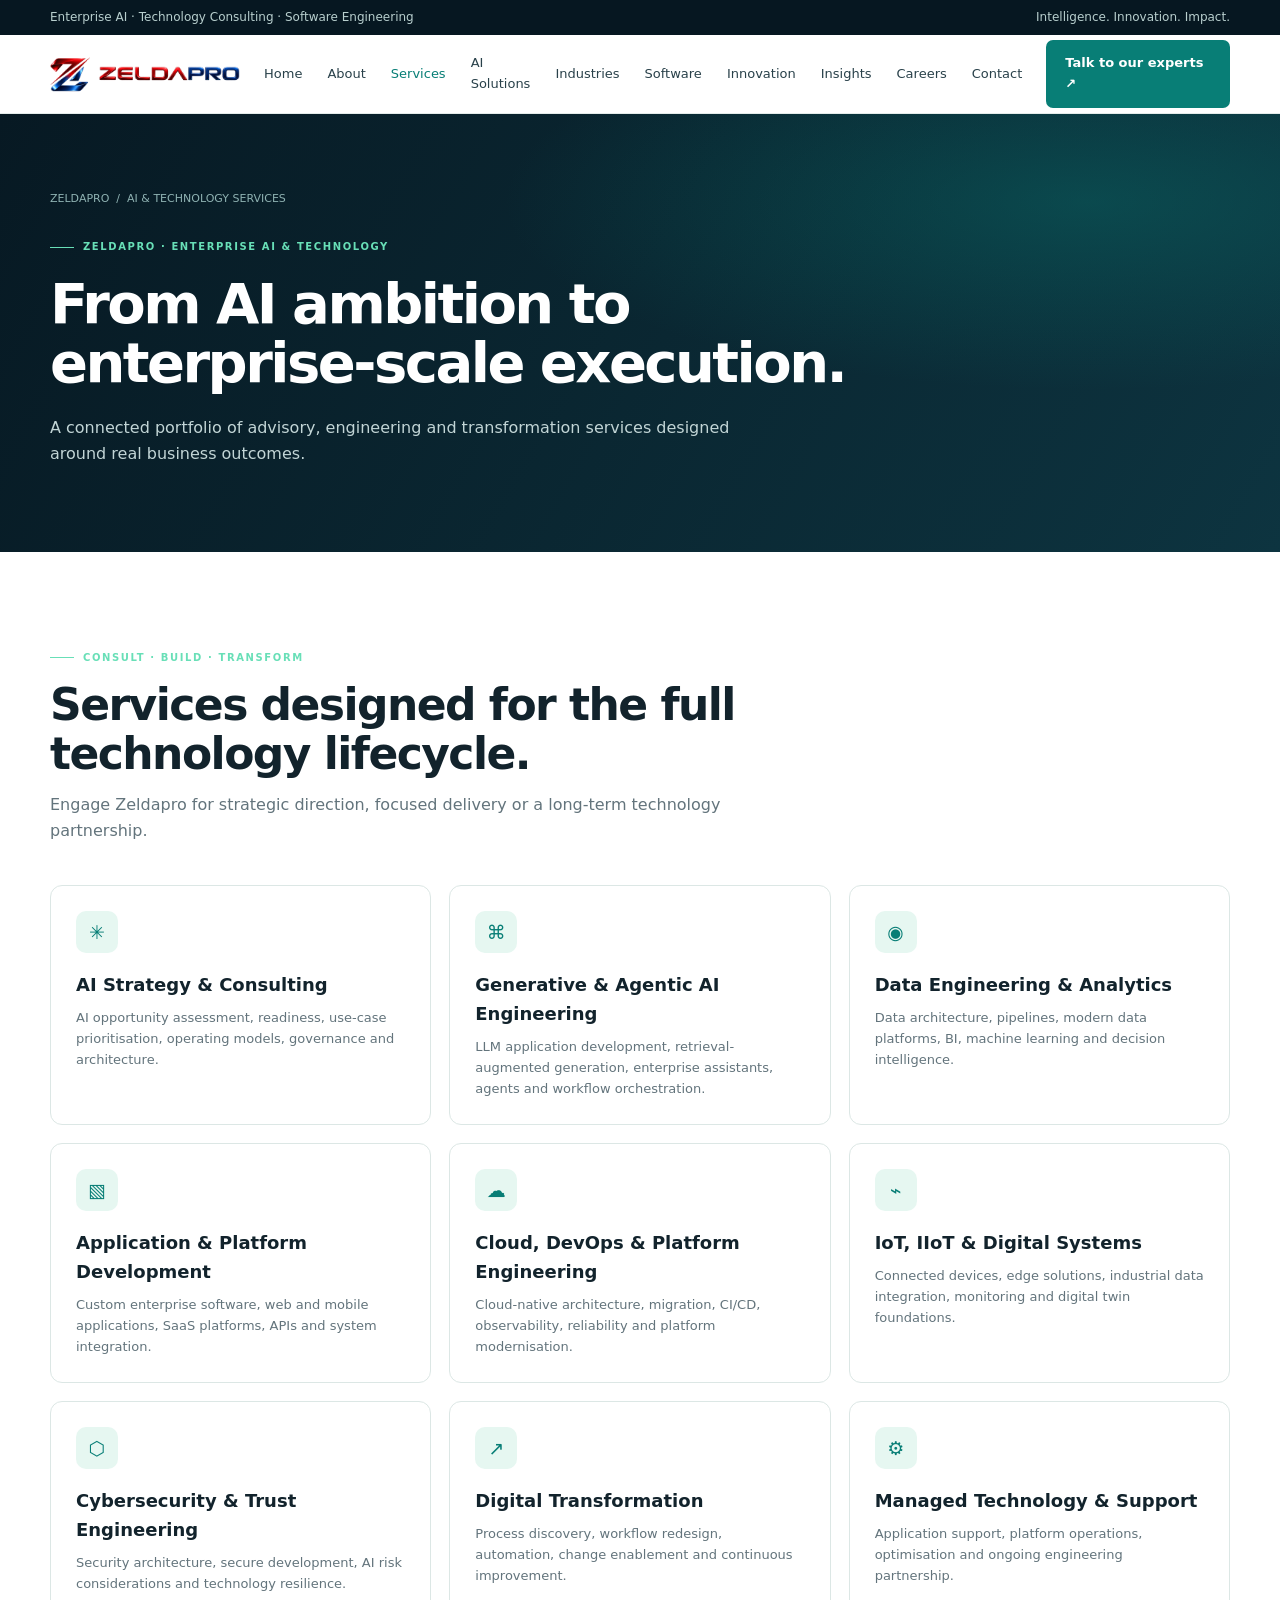
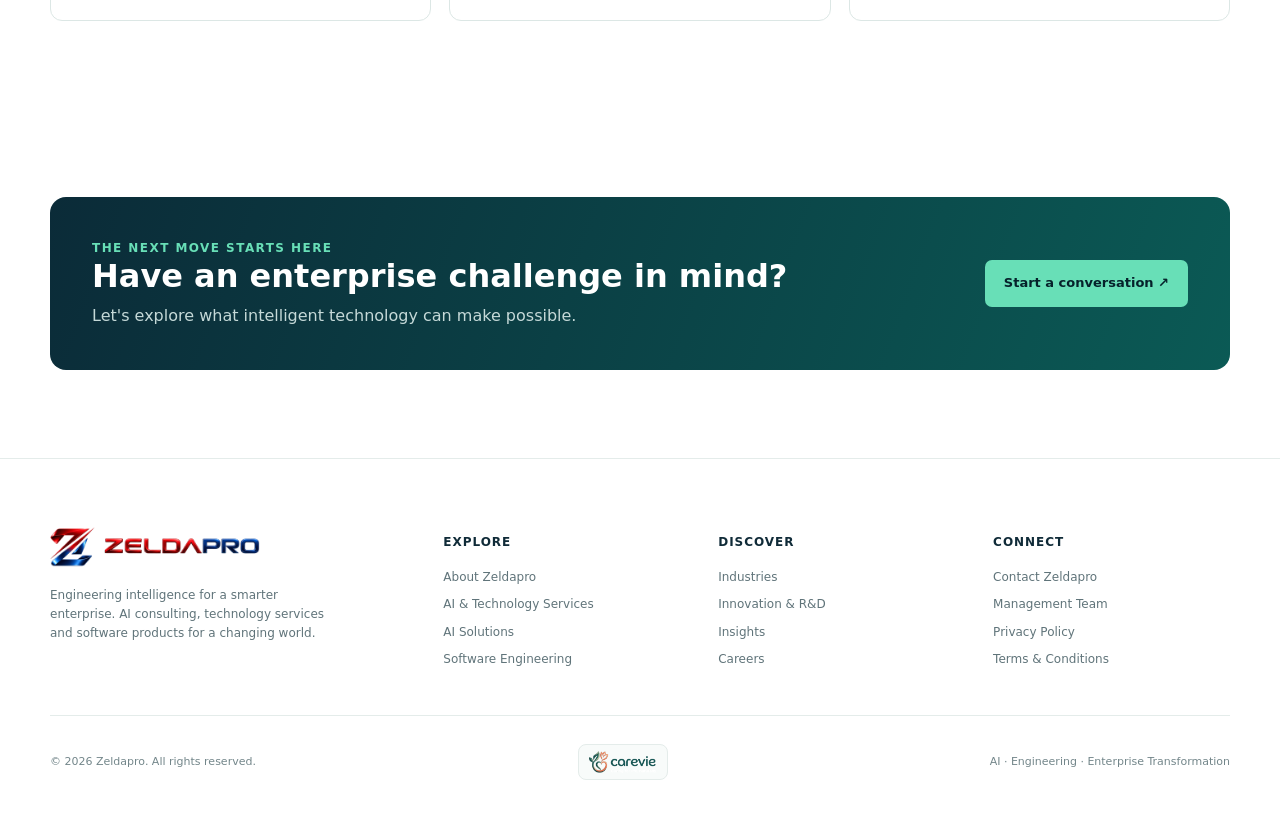
<file: services.html>
<!doctype html>
<html lang="en"><head><meta charset="utf-8"><meta name="viewport" content="width=device-width, initial-scale=1">
<title>AI & Technology Services | Zeldapro</title><meta name="description" content="A connected portfolio of advisory, engineering and transformation services designed around real business outcomes.">
<meta name="theme-color" content="#081d29"><link rel="icon" href="assets/Zeldalogo-CAKomwG1.png" type="image/png"><link rel="apple-touch-icon" href="assets/Zeldalogo-CAKomwG1.png"><link rel="canonical" href="https://www.zeldapro.com/services.html">
<meta property="og:title" content="AI & Technology Services | Zeldapro"><meta property="og:description" content="A connected portfolio of advisory, engineering and transformation services designed around real business outcomes."><meta property="og:type" content="website">
<link rel="stylesheet" href="assets/styles.css"></head><body><div class="topbar"><div class="container"><span>Enterprise AI · Technology Consulting · Software Engineering</span><span>Intelligence. Innovation. Impact.</span></div></div>
<header class="site-header"><div class="container nav"><a class="brand" href="index.html" aria-label="Zeldapro home"><img src="assets/zeldapro-logo-horizontal.png" alt="Zeldapro" class="brand-logo"></a><button class="menu-toggle" aria-label="Toggle navigation" aria-expanded="false">Menu</button><nav class="nav-links"><a class="" href="index.html">Home</a><a class="" href="about.html">About</a><a class="active" href="services.html">Services</a><a class="" href="solutions.html">AI Solutions</a><a class="" href="industries.html">Industries</a><a class="" href="software.html">Software</a><a class="" href="innovation.html">Innovation</a><a class="" href="insights.html">Insights</a><a class="" href="careers.html">Careers</a><a class="" href="contact.html">Contact</a></nav><a class="nav-cta" href="contact.html">Talk to our experts ↗</a></div></header><main><section class="page-hero"><div class="container"><div class="breadcrumb">ZELDAPRO&nbsp; / &nbsp;AI & TECHNOLOGY SERVICES</div><div class="eyebrow">Zeldapro · Enterprise AI & Technology</div><h1>From AI ambition to enterprise-scale execution.</h1><p>A connected portfolio of advisory, engineering and transformation services designed around real business outcomes.</p></div></section><section class="section"><div class="container"><div class="section-head"><div class="eyebrow">Consult · Build · Transform</div><h2>Services designed for the full technology lifecycle.</h2><p>Engage Zeldapro for strategic direction, focused delivery or a long-term technology partnership.</p></div><div class="cards"><article class="card"><div class="card-icon">✳</div><h3>AI Strategy & Consulting</h3><p>AI opportunity assessment, readiness, use-case prioritisation, operating models, governance and architecture.</p></article><article class="card"><div class="card-icon">⌘</div><h3>Generative & Agentic AI Engineering</h3><p>LLM application development, retrieval-augmented generation, enterprise assistants, agents and workflow orchestration.</p></article><article class="card"><div class="card-icon">◉</div><h3>Data Engineering & Analytics</h3><p>Data architecture, pipelines, modern data platforms, BI, machine learning and decision intelligence.</p></article><article class="card"><div class="card-icon">▧</div><h3>Application & Platform Development</h3><p>Custom enterprise software, web and mobile applications, SaaS platforms, APIs and system integration.</p></article><article class="card"><div class="card-icon">☁</div><h3>Cloud, DevOps & Platform Engineering</h3><p>Cloud-native architecture, migration, CI/CD, observability, reliability and platform modernisation.</p></article><article class="card"><div class="card-icon">⌁</div><h3>IoT, IIoT & Digital Systems</h3><p>Connected devices, edge solutions, industrial data integration, monitoring and digital twin foundations.</p></article><article class="card"><div class="card-icon">⬡</div><h3>Cybersecurity & Trust Engineering</h3><p>Security architecture, secure development, AI risk considerations and technology resilience.</p></article><article class="card"><div class="card-icon">↗</div><h3>Digital Transformation</h3><p>Process discovery, workflow redesign, automation, change enablement and continuous improvement.</p></article><article class="card"><div class="card-icon">⚙</div><h3>Managed Technology & Support</h3><p>Application support, platform operations, optimisation and ongoing engineering partnership.</p></article></div></div></section><section class="section"><div class="container"><div class="cta-band"><div><div class="tagline">The next move starts here</div><h2>Have an enterprise challenge in mind?</h2><p>Let's explore what intelligent technology can make possible.</p></div><a class="btn btn-primary" href="contact.html">Start a conversation ↗</a></div></div></section></main><footer class="footer"><div class="container"><div class="footer-grid">
<div><a class="brand" href="index.html" aria-label="Zeldapro home"><img src="assets/zeldapro-logo-horizontal.png" alt="Zeldapro" class="brand-logo"></a><p style="max-width:290px;margin-top:18px">Engineering intelligence for a smarter enterprise. AI consulting, technology services and software products for a changing world.</p></div>
<div><h4>Explore</h4><a href="about.html">About Zeldapro</a><a href="services.html">AI & Technology Services</a><a href="solutions.html">AI Solutions</a><a href="software.html">Software Engineering</a></div>
<div><h4>Discover</h4><a href="industries.html">Industries</a><a href="innovation.html">Innovation & R&D</a><a href="insights.html">Insights</a><a href="careers.html">Careers</a></div>
<div class="footer-connect"><h4>Connect</h4><a href="contact.html">Contact Zeldapro</a><a href="management-team.html">Management Team</a><a href="privacy.html">Privacy Policy</a><a href="terms-and-conditions.html">Terms &amp; Conditions</a></div>
</div><div class="footer-bottom"><span>© <span data-year></span> Zeldapro. All rights reserved.</span><a class="footer-carevie" href="https://carevie.in/" target="_blank" rel="noopener noreferrer" aria-label="Visit Carevie at carevie.in"><img src="assets/carevie-logo-dark.png" alt="Carevie" width="88" height="22" loading="lazy" decoding="async"></a><span>AI · Engineering · Enterprise Transformation</span></div></div></footer><script src="assets/site.js"></script></body></html>
</file>
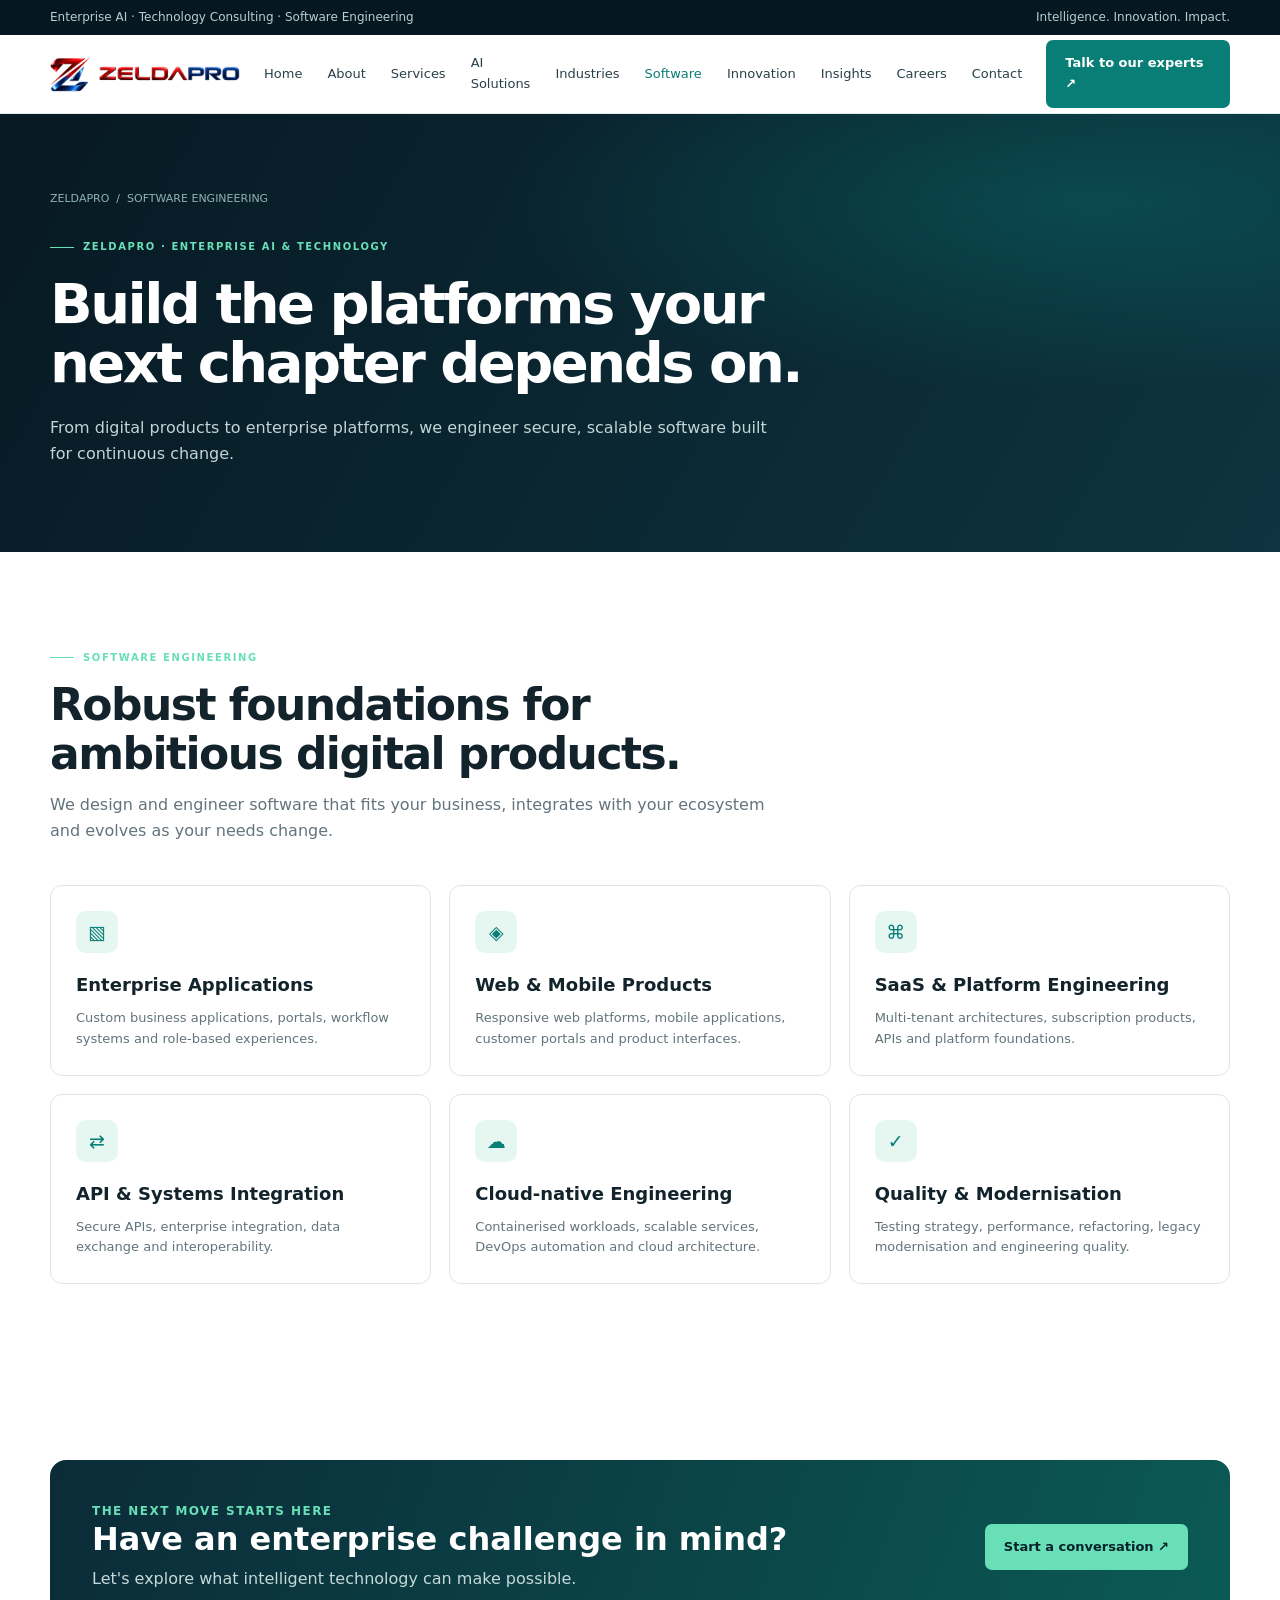
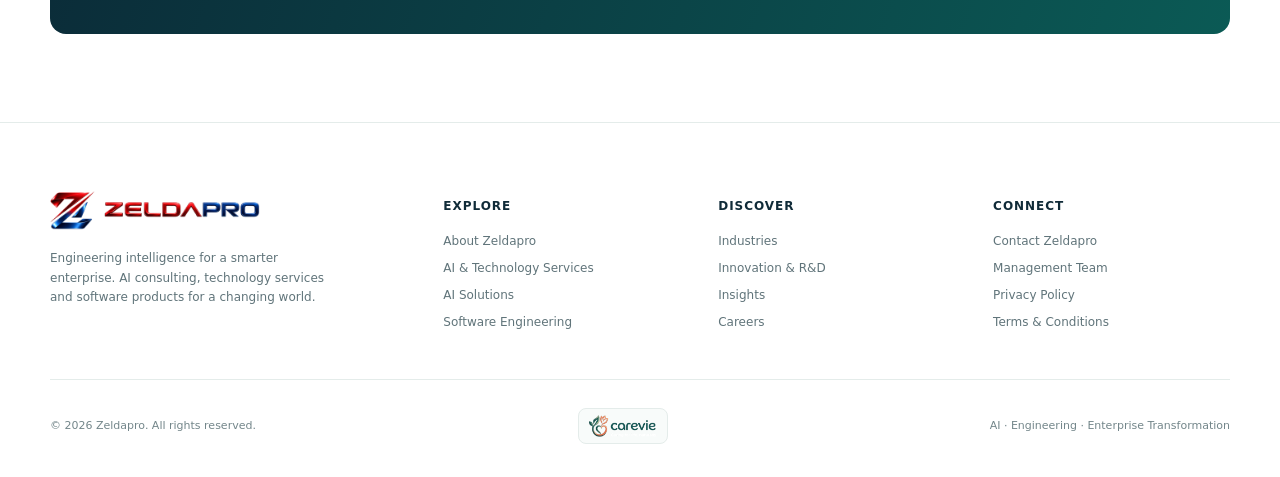
<file: software.html>
<!doctype html>
<html lang="en"><head><meta charset="utf-8"><meta name="viewport" content="width=device-width, initial-scale=1">
<title>Software Engineering | Zeldapro</title><meta name="description" content="From digital products to enterprise platforms, we engineer secure, scalable software built for continuous change.">
<meta name="theme-color" content="#081d29"><link rel="icon" href="assets/Zeldalogo-CAKomwG1.png" type="image/png"><link rel="apple-touch-icon" href="assets/Zeldalogo-CAKomwG1.png"><link rel="canonical" href="https://www.zeldapro.com/software.html">
<meta property="og:title" content="Software Engineering | Zeldapro"><meta property="og:description" content="From digital products to enterprise platforms, we engineer secure, scalable software built for continuous change."><meta property="og:type" content="website">
<link rel="stylesheet" href="assets/styles.css"></head><body><div class="topbar"><div class="container"><span>Enterprise AI · Technology Consulting · Software Engineering</span><span>Intelligence. Innovation. Impact.</span></div></div>
<header class="site-header"><div class="container nav"><a class="brand" href="index.html" aria-label="Zeldapro home"><img src="assets/zeldapro-logo-horizontal.png" alt="Zeldapro" class="brand-logo"></a><button class="menu-toggle" aria-label="Toggle navigation" aria-expanded="false">Menu</button><nav class="nav-links"><a class="" href="index.html">Home</a><a class="" href="about.html">About</a><a class="" href="services.html">Services</a><a class="" href="solutions.html">AI Solutions</a><a class="" href="industries.html">Industries</a><a class="active" href="software.html">Software</a><a class="" href="innovation.html">Innovation</a><a class="" href="insights.html">Insights</a><a class="" href="careers.html">Careers</a><a class="" href="contact.html">Contact</a></nav><a class="nav-cta" href="contact.html">Talk to our experts ↗</a></div></header><main><section class="page-hero"><div class="container"><div class="breadcrumb">ZELDAPRO&nbsp; / &nbsp;SOFTWARE ENGINEERING</div><div class="eyebrow">Zeldapro · Enterprise AI & Technology</div><h1>Build the platforms your next chapter depends on.</h1><p>From digital products to enterprise platforms, we engineer secure, scalable software built for continuous change.</p></div></section><section class="section"><div class="container"><div class="section-head"><div class="eyebrow">Software engineering</div><h2>Robust foundations for ambitious digital products.</h2><p>We design and engineer software that fits your business, integrates with your ecosystem and evolves as your needs change.</p></div><div class="cards"><article class="card"><div class="card-icon">▧</div><h3>Enterprise Applications</h3><p>Custom business applications, portals, workflow systems and role-based experiences.</p></article><article class="card"><div class="card-icon">◈</div><h3>Web & Mobile Products</h3><p>Responsive web platforms, mobile applications, customer portals and product interfaces.</p></article><article class="card"><div class="card-icon">⌘</div><h3>SaaS & Platform Engineering</h3><p>Multi-tenant architectures, subscription products, APIs and platform foundations.</p></article><article class="card"><div class="card-icon">⇄</div><h3>API & Systems Integration</h3><p>Secure APIs, enterprise integration, data exchange and interoperability.</p></article><article class="card"><div class="card-icon">☁</div><h3>Cloud-native Engineering</h3><p>Containerised workloads, scalable services, DevOps automation and cloud architecture.</p></article><article class="card"><div class="card-icon">✓</div><h3>Quality & Modernisation</h3><p>Testing strategy, performance, refactoring, legacy modernisation and engineering quality.</p></article></div></div></section><section class="section"><div class="container"><div class="cta-band"><div><div class="tagline">The next move starts here</div><h2>Have an enterprise challenge in mind?</h2><p>Let's explore what intelligent technology can make possible.</p></div><a class="btn btn-primary" href="contact.html">Start a conversation ↗</a></div></div></section></main><footer class="footer"><div class="container"><div class="footer-grid">
<div><a class="brand" href="index.html" aria-label="Zeldapro home"><img src="assets/zeldapro-logo-horizontal.png" alt="Zeldapro" class="brand-logo"></a><p style="max-width:290px;margin-top:18px">Engineering intelligence for a smarter enterprise. AI consulting, technology services and software products for a changing world.</p></div>
<div><h4>Explore</h4><a href="about.html">About Zeldapro</a><a href="services.html">AI & Technology Services</a><a href="solutions.html">AI Solutions</a><a href="software.html">Software Engineering</a></div>
<div><h4>Discover</h4><a href="industries.html">Industries</a><a href="innovation.html">Innovation & R&D</a><a href="insights.html">Insights</a><a href="careers.html">Careers</a></div>
<div class="footer-connect"><h4>Connect</h4><a href="contact.html">Contact Zeldapro</a><a href="management-team.html">Management Team</a><a href="privacy.html">Privacy Policy</a><a href="terms-and-conditions.html">Terms &amp; Conditions</a></div>
</div><div class="footer-bottom"><span>© <span data-year></span> Zeldapro. All rights reserved.</span><a class="footer-carevie" href="https://carevie.in/" target="_blank" rel="noopener noreferrer" aria-label="Visit Carevie at carevie.in"><img src="assets/carevie-logo-dark.png" alt="Carevie" width="88" height="22" loading="lazy" decoding="async"></a><span>AI · Engineering · Enterprise Transformation</span></div></div></footer><script src="assets/site.js"></script></body></html>
</file>
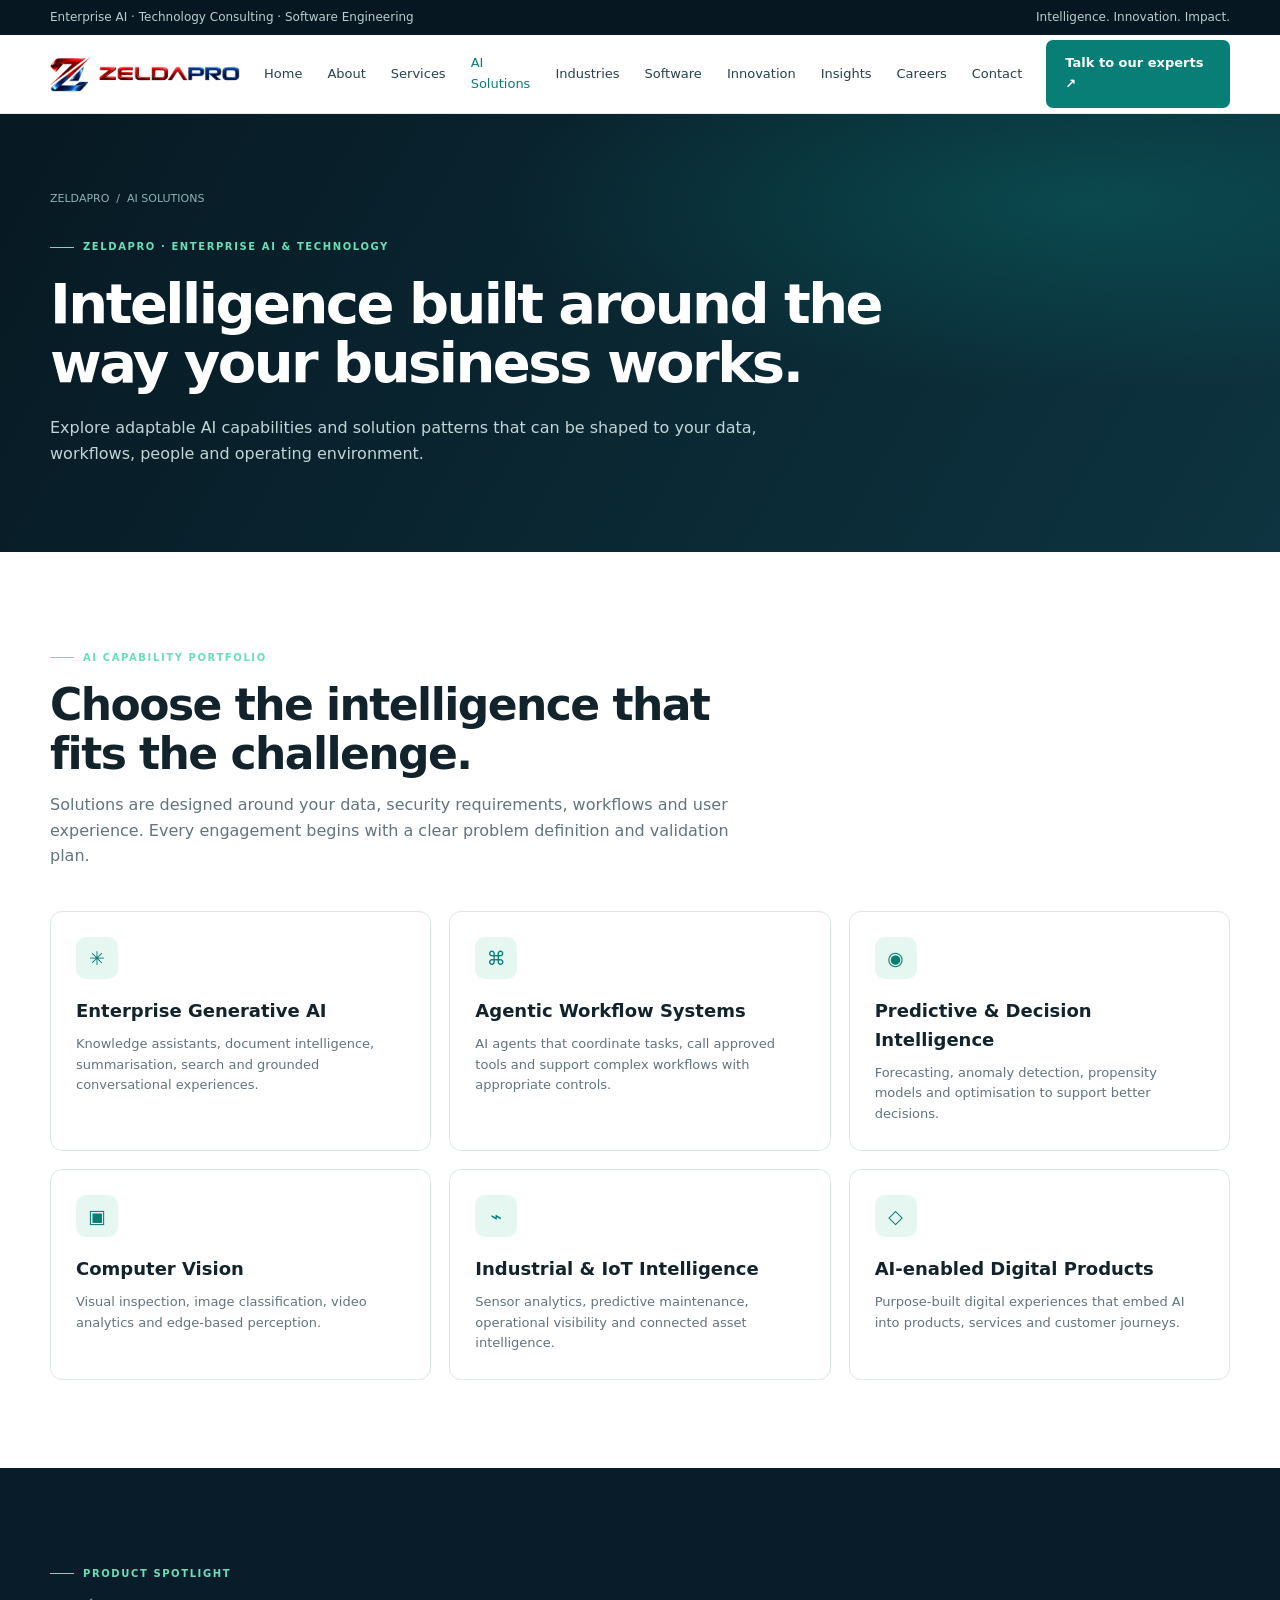
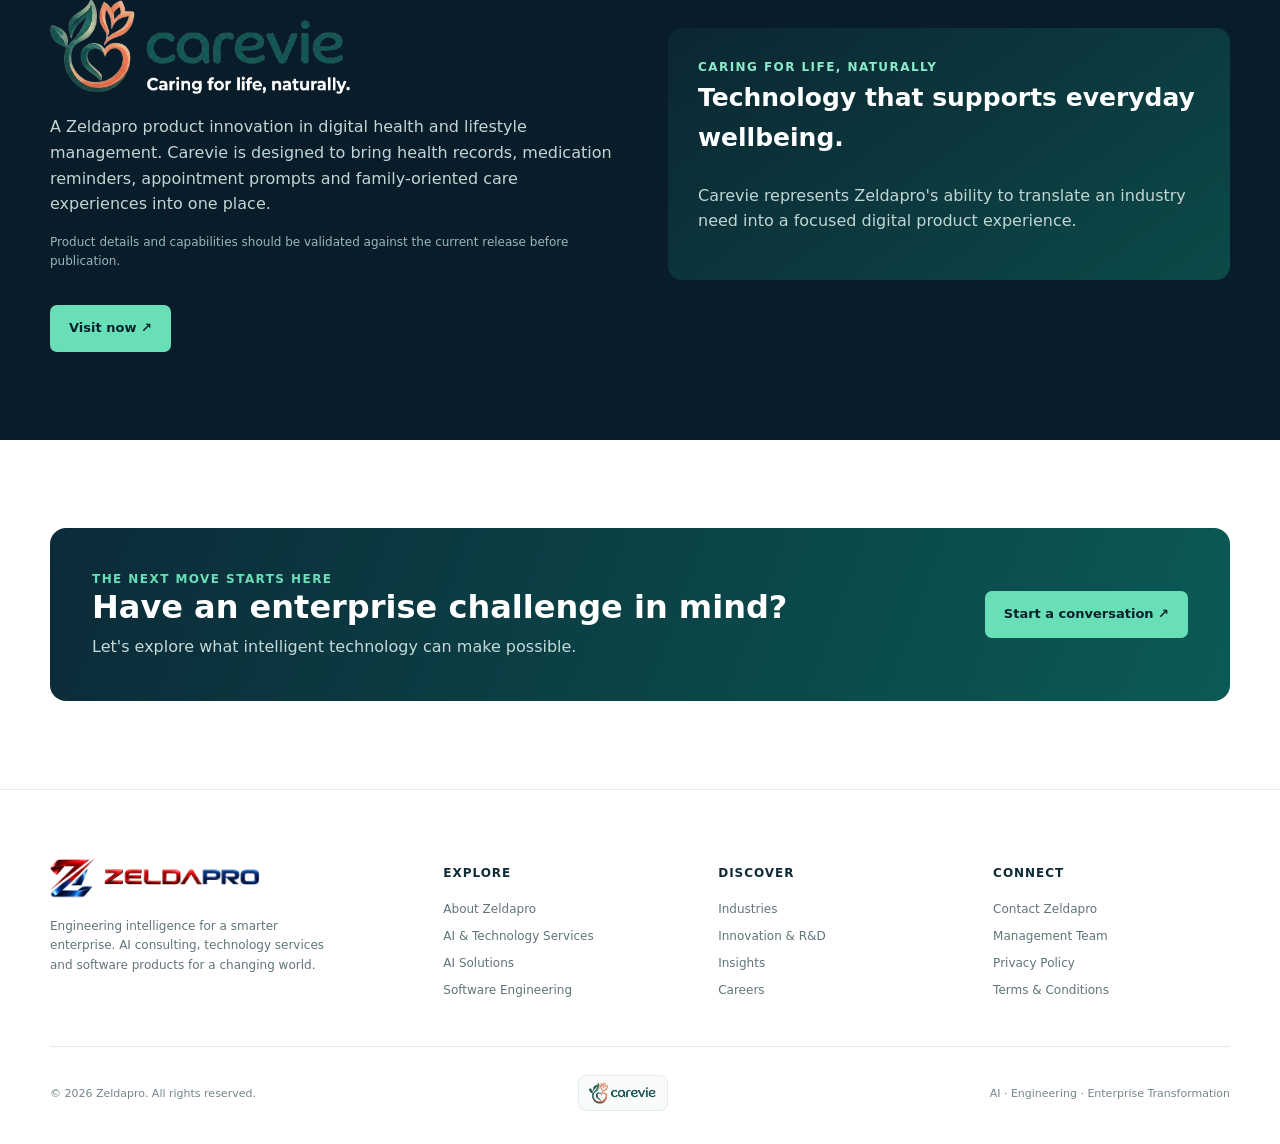
<file: solutions.html>
<!doctype html>
<html lang="en"><head><meta charset="utf-8"><meta name="viewport" content="width=device-width, initial-scale=1">
<title>AI Solutions | Zeldapro</title><meta name="description" content="Explore adaptable AI capabilities and solution patterns that can be shaped to your data, workflows, people and operating environment.">
<meta name="theme-color" content="#081d29"><link rel="icon" href="assets/Zeldalogo-CAKomwG1.png" type="image/png"><link rel="apple-touch-icon" href="assets/Zeldalogo-CAKomwG1.png"><link rel="canonical" href="https://www.zeldapro.com/solutions.html">
<meta property="og:title" content="AI Solutions | Zeldapro"><meta property="og:description" content="Explore adaptable AI capabilities and solution patterns that can be shaped to your data, workflows, people and operating environment."><meta property="og:type" content="website">
<link rel="stylesheet" href="assets/styles.css"></head><body><div class="topbar"><div class="container"><span>Enterprise AI · Technology Consulting · Software Engineering</span><span>Intelligence. Innovation. Impact.</span></div></div>
<header class="site-header"><div class="container nav"><a class="brand" href="index.html" aria-label="Zeldapro home"><img src="assets/zeldapro-logo-horizontal.png" alt="Zeldapro" class="brand-logo"></a><button class="menu-toggle" aria-label="Toggle navigation" aria-expanded="false">Menu</button><nav class="nav-links"><a class="" href="index.html">Home</a><a class="" href="about.html">About</a><a class="" href="services.html">Services</a><a class="active" href="solutions.html">AI Solutions</a><a class="" href="industries.html">Industries</a><a class="" href="software.html">Software</a><a class="" href="innovation.html">Innovation</a><a class="" href="insights.html">Insights</a><a class="" href="careers.html">Careers</a><a class="" href="contact.html">Contact</a></nav><a class="nav-cta" href="contact.html">Talk to our experts ↗</a></div></header><main><section class="page-hero"><div class="container"><div class="breadcrumb">ZELDAPRO&nbsp; / &nbsp;AI SOLUTIONS</div><div class="eyebrow">Zeldapro · Enterprise AI & Technology</div><h1>Intelligence built around the way your business works.</h1><p>Explore adaptable AI capabilities and solution patterns that can be shaped to your data, workflows, people and operating environment.</p></div></section><section class="section"><div class="container"><div class="section-head"><div class="eyebrow">AI capability portfolio</div><h2>Choose the intelligence that fits the challenge.</h2><p>Solutions are designed around your data, security requirements, workflows and user experience. Every engagement begins with a clear problem definition and validation plan.</p></div><div class="cards"><article class="card"><div class="card-icon">✳</div><h3>Enterprise Generative AI</h3><p>Knowledge assistants, document intelligence, summarisation, search and grounded conversational experiences.</p></article><article class="card"><div class="card-icon">⌘</div><h3>Agentic Workflow Systems</h3><p>AI agents that coordinate tasks, call approved tools and support complex workflows with appropriate controls.</p></article><article class="card"><div class="card-icon">◉</div><h3>Predictive & Decision Intelligence</h3><p>Forecasting, anomaly detection, propensity models and optimisation to support better decisions.</p></article><article class="card"><div class="card-icon">▣</div><h3>Computer Vision</h3><p>Visual inspection, image classification, video analytics and edge-based perception.</p></article><article class="card"><div class="card-icon">⌁</div><h3>Industrial & IoT Intelligence</h3><p>Sensor analytics, predictive maintenance, operational visibility and connected asset intelligence.</p></article><article class="card"><div class="card-icon">◇</div><h3>AI-enabled Digital Products</h3><p>Purpose-built digital experiences that embed AI into products, services and customer journeys.</p></article></div></div></section><section class="section section-dark"><div class="container two-col"><div><div class="eyebrow">Product spotlight</div><img src="assets/carevie-logo-dark.png" alt="Carevie — Caring for Life, Naturally" width="320" height="120" style="display:block;width:min(300px,100%);height:auto;margin:16px 0 20px"><p style="color:#c1d6d4">A Zeldapro product innovation in digital health and lifestyle management. Carevie is designed to bring health records, medication reminders, appointment prompts and family-oriented care experiences into one place.</p><p class="small" style="color:#9ab8b8">Product details and capabilities should be validated against the current release before publication.</p><a class="btn btn-primary" href="https://carevie.in/" target="_blank" rel="noopener noreferrer" style="margin-top:22px">Visit now ↗</a></div><div class="product-card"><div class="tagline">Caring for Life, Naturally</div><h3 style="font-size:25px">Technology that supports everyday wellbeing.</h3><p>Carevie represents Zeldapro's ability to translate an industry need into a focused digital product experience.</p></div></div></section><section class="section"><div class="container"><div class="cta-band"><div><div class="tagline">The next move starts here</div><h2>Have an enterprise challenge in mind?</h2><p>Let's explore what intelligent technology can make possible.</p></div><a class="btn btn-primary" href="contact.html">Start a conversation ↗</a></div></div></section></main><footer class="footer"><div class="container"><div class="footer-grid">
<div><a class="brand" href="index.html" aria-label="Zeldapro home"><img src="assets/zeldapro-logo-horizontal.png" alt="Zeldapro" class="brand-logo"></a><p style="max-width:290px;margin-top:18px">Engineering intelligence for a smarter enterprise. AI consulting, technology services and software products for a changing world.</p></div>
<div><h4>Explore</h4><a href="about.html">About Zeldapro</a><a href="services.html">AI & Technology Services</a><a href="solutions.html">AI Solutions</a><a href="software.html">Software Engineering</a></div>
<div><h4>Discover</h4><a href="industries.html">Industries</a><a href="innovation.html">Innovation & R&D</a><a href="insights.html">Insights</a><a href="careers.html">Careers</a></div>
<div class="footer-connect"><h4>Connect</h4><a href="contact.html">Contact Zeldapro</a><a href="management-team.html">Management Team</a><a href="privacy.html">Privacy Policy</a><a href="terms-and-conditions.html">Terms &amp; Conditions</a></div>
</div><div class="footer-bottom"><span>© <span data-year></span> Zeldapro. All rights reserved.</span><a class="footer-carevie" href="https://carevie.in/" target="_blank" rel="noopener noreferrer" aria-label="Visit Carevie at carevie.in"><img src="assets/carevie-logo-dark.png" alt="Carevie" width="88" height="22" loading="lazy" decoding="async"></a><span>AI · Engineering · Enterprise Transformation</span></div></div></footer><script src="assets/site.js"></script></body></html>
</file>
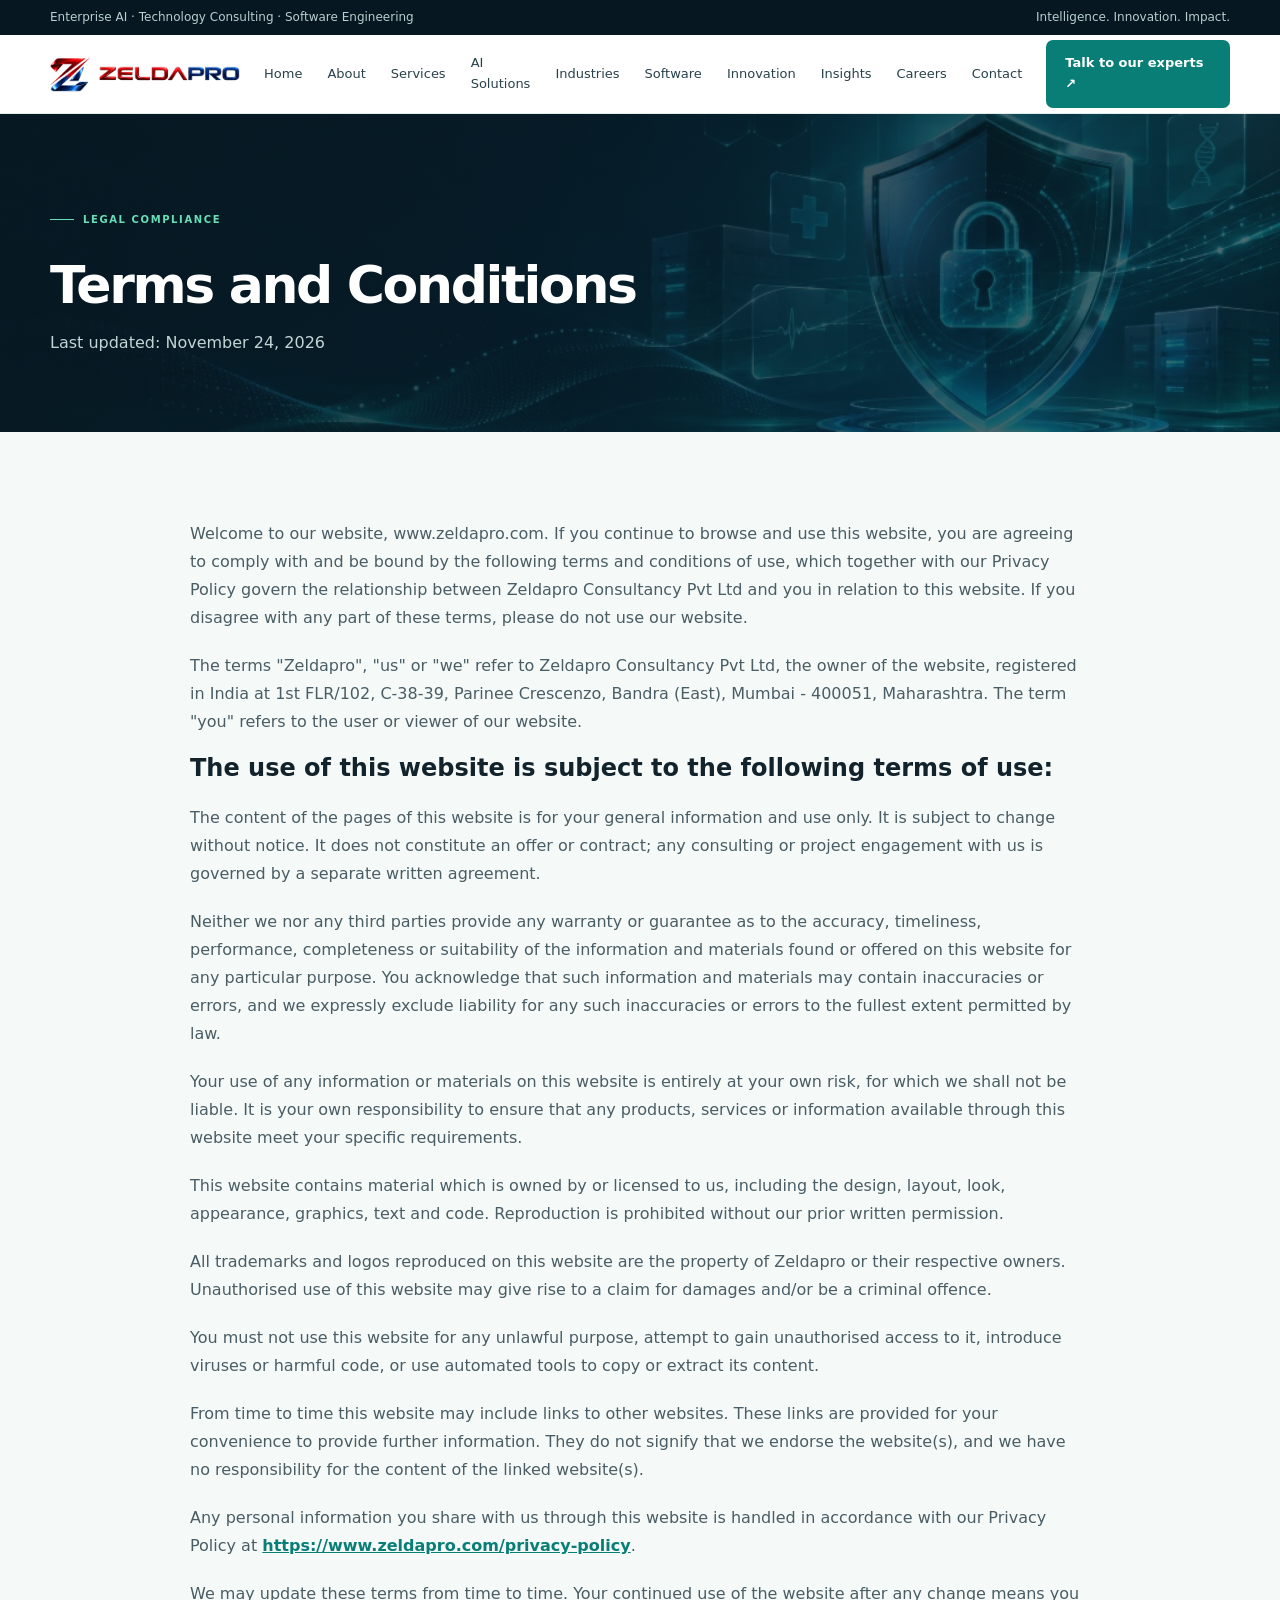
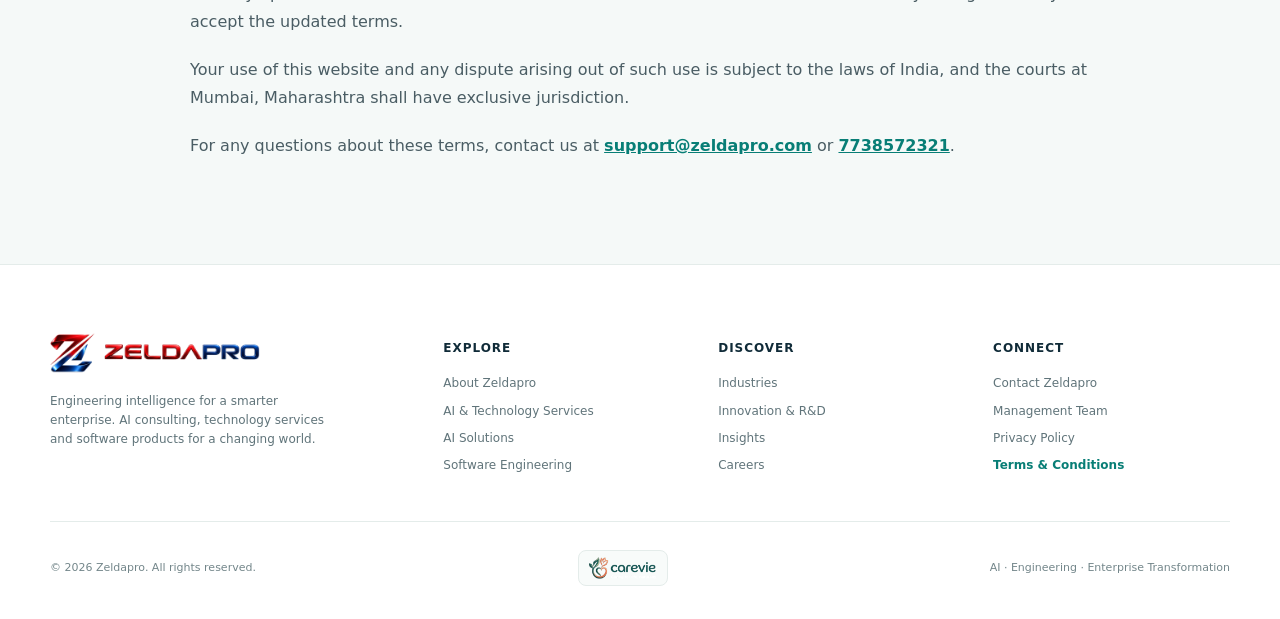
<file: terms-and-conditions.html>
<!doctype html>
<html lang="en"><head><meta charset="utf-8"><meta name="viewport" content="width=device-width, initial-scale=1">
<title>Terms and Conditions | Zeldapro</title><meta name="description" content="Terms and conditions governing your use of the Zeldapro website, www.zeldapro.com, operated by Zeldapro Consultancy Pvt Ltd.">
<meta name="theme-color" content="#081d29"><link rel="icon" href="assets/Zeldalogo-CAKomwG1.png" type="image/png"><link rel="apple-touch-icon" href="assets/Zeldalogo-CAKomwG1.png"><link rel="canonical" href="https://www.zeldapro.com/terms-and-conditions.html">
<meta property="og:title" content="Terms and Conditions | Zeldapro"><meta property="og:description" content="Terms and conditions governing your use of the Zeldapro website, www.zeldapro.com, operated by Zeldapro Consultancy Pvt Ltd."><meta property="og:type" content="website">
<link rel="stylesheet" href="assets/styles.css"><link rel="stylesheet" href="privacy.css"><link rel="stylesheet" href="terms-and-conditions.css"></head>
<body data-tc-page="true">
<div class="topbar"><div class="container"><span>Enterprise AI · Technology Consulting · Software Engineering</span><span>Intelligence. Innovation. Impact.</span></div></div>
<header class="site-header"><div class="container nav"><a class="brand" href="index.html" aria-label="Zeldapro home"><img src="assets/zeldapro-logo-horizontal.png" alt="Zeldapro" class="brand-logo"></a><button class="menu-toggle" aria-label="Toggle navigation" aria-expanded="false">Menu</button><nav class="nav-links"><a class="" href="index.html">Home</a><a class="" href="about.html">About</a><a class="" href="services.html">Services</a><a class="" href="solutions.html">AI Solutions</a><a class="" href="industries.html">Industries</a><a class="" href="software.html">Software</a><a class="" href="innovation.html">Innovation</a><a class="" href="insights.html">Insights</a><a class="" href="careers.html">Careers</a><a class="" href="contact.html">Contact</a></nav><a class="nav-cta" href="contact.html">Talk to our experts ↗</a></div></header>
<main>
<section class="pp-hero" aria-labelledby="tc-hero-title">
<div class="pp-hero__bg" role="img" aria-label="Abstract technology background"></div>
<div class="container pp-hero__inner">
<p class="eyebrow">Legal compliance</p>
<h1 id="tc-hero-title">Terms and Conditions</h1>
<p class="pp-hero__lead">Last updated: November 24, 2026</p>
</div>
</section>
<section class="section pp-doc-section">
<div class="container">
<article class="tc-prose" aria-label="Terms and conditions text">
<p>Welcome to our website, www.zeldapro.com. If you continue to browse and use this website, you are agreeing to comply with and be bound by the following terms and conditions of use, which together with our Privacy Policy govern the relationship between Zeldapro Consultancy Pvt Ltd and you in relation to this website. If you disagree with any part of these terms, please do not use our website.</p>
<p>The terms "Zeldapro", "us" or "we" refer to Zeldapro Consultancy Pvt Ltd, the owner of the website, registered in India at 1st FLR/102, C-38-39, Parinee Crescenzo, Bandra (East), Mumbai - 400051, Maharashtra. The term "you" refers to the user or viewer of our website.</p>
<h2>The use of this website is subject to the following terms of use:</h2>
<p>The content of the pages of this website is for your general information and use only. It is subject to change without notice. It does not constitute an offer or contract; any consulting or project engagement with us is governed by a separate written agreement.</p>
<p>Neither we nor any third parties provide any warranty or guarantee as to the accuracy, timeliness, performance, completeness or suitability of the information and materials found or offered on this website for any particular purpose. You acknowledge that such information and materials may contain inaccuracies or errors, and we expressly exclude liability for any such inaccuracies or errors to the fullest extent permitted by law.</p>
<p>Your use of any information or materials on this website is entirely at your own risk, for which we shall not be liable. It is your own responsibility to ensure that any products, services or information available through this website meet your specific requirements.</p>
<p>This website contains material which is owned by or licensed to us, including the design, layout, look, appearance, graphics, text and code. Reproduction is prohibited without our prior written permission.</p>
<p>All trademarks and logos reproduced on this website are the property of Zeldapro or their respective owners. Unauthorised use of this website may give rise to a claim for damages and/or be a criminal offence.</p>
<p>You must not use this website for any unlawful purpose, attempt to gain unauthorised access to it, introduce viruses or harmful code, or use automated tools to copy or extract its content.</p>
<p>From time to time this website may include links to other websites. These links are provided for your convenience to provide further information. They do not signify that we endorse the website(s), and we have no responsibility for the content of the linked website(s).</p>
<p>Any personal information you share with us through this website is handled in accordance with our Privacy Policy at <a href="privacy.html">https://www.zeldapro.com/privacy-policy</a>.</p>
<p>We may update these terms from time to time. Your continued use of the website after any change means you accept the updated terms.</p>
<p>Your use of this website and any dispute arising out of such use is subject to the laws of India, and the courts at Mumbai, Maharashtra shall have exclusive jurisdiction.</p>
<p>For any questions about these terms, contact us at <a href="mailto:support@zeldapro.com">support@zeldapro.com</a> or <a href="tel:+917738572321">7738572321</a>.</p>
</article>
</div>
</section>
</main>
<footer class="footer"><div class="container"><div class="footer-grid">
<div><a class="brand" href="index.html" aria-label="Zeldapro home"><img src="assets/zeldapro-logo-horizontal.png" alt="Zeldapro" class="brand-logo"></a><p style="max-width:290px;margin-top:18px">Engineering intelligence for a smarter enterprise. AI consulting, technology services and software products for a changing world.</p></div>
<div><h4>Explore</h4><a href="about.html">About Zeldapro</a><a href="services.html">AI & Technology Services</a><a href="solutions.html">AI Solutions</a><a href="software.html">Software Engineering</a></div>
<div><h4>Discover</h4><a href="industries.html">Industries</a><a href="innovation.html">Innovation & R&D</a><a href="insights.html">Insights</a><a href="careers.html">Careers</a></div>
<div class="footer-connect"><h4>Connect</h4><a href="contact.html">Contact Zeldapro</a><a href="management-team.html">Management Team</a><a href="privacy.html">Privacy Policy</a><a href="terms-and-conditions.html" class="tc-footer-active">Terms &amp; Conditions</a></div>
</div><div class="footer-bottom"><span>© <span data-year></span> Zeldapro. All rights reserved.</span><a class="footer-carevie" href="https://carevie.in/" target="_blank" rel="noopener noreferrer" aria-label="Visit Carevie at carevie.in"><img src="assets/carevie-logo-dark.png" alt="Carevie" width="88" height="22" loading="lazy" decoding="async"></a><span>AI · Engineering · Enterprise Transformation</span></div></div></footer>
<script src="assets/site.js"></script></body></html>
</file>
<file: assets/styles.css>
:root{--navy:#081d29;--navy2:#0d2a38;--teal:#087e76;--mint:#68dfb7;--ink:#12232c;--muted:#63747c;--paper:#f5f9f8;--line:#dce7e5;--white:#fff;--max:1180px}
*{box-sizing:border-box}html{scroll-behavior:smooth}body{margin:0;font-family:Inter,ui-sans-serif,system-ui,-apple-system,BlinkMacSystemFont,"Segoe UI",sans-serif;color:var(--ink);background:#fff;line-height:1.6}a{color:inherit;text-decoration:none}button,input,textarea,select{font:inherit}.container{width:min(var(--max),calc(100% - 48px));margin:auto}.topbar{background:#061721;color:#b8cfce;font-size:12px;padding:8px 0}.topbar .container{display:flex;justify-content:space-between;gap:16px}.site-header{position:sticky;top:0;z-index:50;background:rgba(8,29,41,.96);backdrop-filter:blur(14px);border-bottom:1px solid rgba(255,255,255,.09)}.nav{height:78px;display:flex;align-items:center;justify-content:space-between;gap:24px}.brand{display:flex;align-items:center;gap:11px;color:#fff;font-weight:800;letter-spacing:.14em;font-size:20px}.brand-mark{width:34px;height:34px;border:1px solid var(--mint);border-radius:10px;display:grid;place-items:center;color:var(--mint);font-size:18px;letter-spacing:0;box-shadow:0 0 22px rgba(104,223,183,.12)}.nav-links{display:flex;align-items:center;gap:25px;color:#d5e4e5;font-size:13px}.nav-links a{transition:.2s}.nav-links a:hover,.nav-links a.active{color:var(--mint)}.nav-cta,.btn{display:inline-flex;align-items:center;justify-content:center;border-radius:7px;padding:12px 18px;font-weight:700;font-size:13px;transition:.2s;border:1px solid transparent}.nav-cta,.btn-primary{background:var(--mint);color:#06222b}.nav-cta:hover,.btn-primary:hover{background:#8cf0ce;transform:translateY(-1px)}.btn-outline{border-color:rgba(255,255,255,.35);color:#fff}.btn-outline:hover{border-color:var(--mint);color:var(--mint)}.menu-toggle{display:none;background:none;border:1px solid rgba(255,255,255,.3);color:#fff;border-radius:6px;padding:8px 11px}.hero{position:relative;overflow:hidden;background:radial-gradient(ellipse at 78% 25%,rgba(8,126,118,.42),transparent 34%),radial-gradient(ellipse at 15% 85%,rgba(27,96,111,.25),transparent 38%),linear-gradient(120deg,#071923 0%,#0b2937 58%,#0c3a42 100%);color:#fff;padding:104px 0 94px}.hero:after{content:"";position:absolute;inset:0;background-image:linear-gradient(rgba(255,255,255,.035) 1px,transparent 1px),linear-gradient(90deg,rgba(255,255,255,.035) 1px,transparent 1px);background-size:54px 54px;mask-image:linear-gradient(90deg,transparent,#000 65%);pointer-events:none}.hero-grid{display:grid;grid-template-columns:1.08fr .92fr;align-items:center;gap:56px;position:relative;z-index:1}.eyebrow{display:inline-flex;align-items:center;gap:9px;text-transform:uppercase;letter-spacing:.16em;font-size:10px;font-weight:800;color:var(--mint)}.eyebrow:before{content:"";width:24px;height:1px;background:var(--mint)}h1,h2,h3,p{margin-top:0}h1{font-size:clamp(42px,5.4vw,68px);line-height:1.05;letter-spacing:-.045em;margin:20px 0 22px;max-width:760px}h1 span,.gradient-text{background:linear-gradient(90deg,#fff 0%,#75e5c1 100%);-webkit-background-clip:text;background-clip:text;color:transparent}.hero-copy{font-size:17px;color:#c1d3d5;max-width:620px;margin-bottom:30px}.hero-actions{display:flex;gap:12px;flex-wrap:wrap}.hero-note{margin-top:28px;color:#90aaae;font-size:11px;letter-spacing:.04em}.visual{min-height:390px;position:relative;display:grid;place-items:center}.orb{width:min(340px,80vw);aspect-ratio:1;border-radius:50%;border:1px solid rgba(104,223,183,.45);background:radial-gradient(circle at 50% 50%,rgba(104,223,183,.22),rgba(8,126,118,.06) 42%,transparent 68%);box-shadow:0 0 90px rgba(32,190,157,.12),inset 0 0 55px rgba(104,223,183,.08);position:relative}.orb:before,.orb:after{content:"";position:absolute;inset:12%;border:1px solid rgba(104,223,183,.28);border-radius:50%;transform:rotateX(68deg) rotateZ(25deg)}.orb:after{inset:0;transform:rotateX(68deg) rotateZ(-35deg)}.orb-core{position:absolute;inset:34%;border-radius:50%;background:radial-gradient(circle at 35% 30%,#b2ffe2,#16a98d 48%,#075d60);box-shadow:0 0 60px rgba(104,223,183,.5)}.orbit-label{position:absolute;padding:9px 13px;border:1px solid rgba(104,223,183,.3);background:rgba(6,29,39,.82);border-radius:6px;color:#d7f7eb;font-size:11px;letter-spacing:.04em;box-shadow:0 10px 35px #06172155}.ol1{top:12%;right:0}.ol2{bottom:15%;left:0}.ol3{bottom:4%;right:10%}.section{padding:88px 0}.section-soft{background:var(--paper)}.section-dark{background:var(--navy);color:#fff}.section-head{max-width:720px;margin-bottom:42px}.section-head h2{font-size:clamp(30px,3.5vw,44px);line-height:1.12;letter-spacing:-.035em;margin:14px 0}.section-head p{color:var(--muted);font-size:16px}.section-dark .section-head p{color:#b4c8ca}.cards{display:grid;grid-template-columns:repeat(3,1fr);gap:18px}.card{border:1px solid var(--line);border-radius:12px;padding:25px;background:#fff;transition:.25s}.card:hover{transform:translateY(-4px);box-shadow:0 18px 45px rgba(9,42,52,.08);border-color:#a8d8cc}.card-icon{width:42px;height:42px;border-radius:10px;background:#e6f7f1;color:#087e76;display:grid;place-items:center;font-size:19px;margin-bottom:18px}.card h3{font-size:18px;margin-bottom:8px}.card p{font-size:13px;color:var(--muted);margin:0}.card-link{display:inline-block;margin-top:17px;color:#087e76;font-size:12px;font-weight:800}.two-col{display:grid;grid-template-columns:1fr 1fr;gap:56px;align-items:center}.feature-panel{background:linear-gradient(145deg,#0a2633,#0d4b4a);border-radius:16px;padding:34px;color:#fff;min-height:320px;position:relative;overflow:hidden}.feature-panel:after{content:"";position:absolute;width:260px;height:260px;border:1px solid #7be5c155;border-radius:50%;right:-60px;bottom:-100px;box-shadow:0 0 0 28px #7be5c111,0 0 0 58px #7be5c10a}.feature-panel h3{font-size:26px;max-width:360px;line-height:1.2}.feature-panel p{color:#c4d8d7;max-width:420px}.pill-row{display:flex;flex-wrap:wrap;gap:8px;margin-top:22px}.pill{border:1px solid rgba(255,255,255,.2);border-radius:99px;padding:7px 11px;color:#d7efea;font-size:11px}.stats{display:grid;grid-template-columns:repeat(4,1fr);gap:16px;margin-top:42px}.stat{padding:20px;border-left:2px solid var(--teal)}.stat strong{display:block;font-size:25px;color:var(--navy)}.stat span{font-size:12px;color:var(--muted)}.industries{display:grid;grid-template-columns:repeat(4,1fr);gap:12px}.industry{padding:20px;border:1px solid var(--line);border-radius:10px;background:#fff}.industry b{display:block;font-size:14px;margin-bottom:5px}.industry span{font-size:12px;color:var(--muted)}.cta-band{background:linear-gradient(110deg,#0b2b38,#0b5a55);border-radius:16px;padding:42px;color:#fff;display:flex;align-items:center;justify-content:space-between;gap:30px}.cta-band h2{font-size:32px;line-height:1.15;margin:0 0 8px}.cta-band p{color:#c5d9d8;margin:0}.page-hero{background:radial-gradient(ellipse at 85% 20%,rgba(8,126,118,.35),transparent 38%),linear-gradient(120deg,#071923,#0d3440);color:#fff;padding:76px 0 70px}.page-hero h1{font-size:clamp(38px,4.8vw,56px);max-width:850px}.page-hero p{color:#c2d5d6;max-width:720px;font-size:16px}.breadcrumb{color:#8fb2b2;font-size:11px;margin-bottom:22px}.content-grid{display:grid;grid-template-columns:repeat(2,1fr);gap:20px}.content-block{padding:28px;border:1px solid var(--line);border-radius:12px}.content-block h3{margin-bottom:9px}.content-block p,.prose p,.prose li{color:var(--muted);font-size:14px}.prose{max-width:850px}.prose h2{margin-top:35px}.check-list{padding:0;list-style:none}.check-list li{padding:9px 0 9px 27px;position:relative}.check-list li:before{content:"✓";position:absolute;left:0;color:var(--teal);font-weight:900}.footer{background:#061721;color:#d5e4e5;padding:58px 0 25px}.footer-grid{display:grid;grid-template-columns:1.5fr 1fr 1fr 1fr;gap:38px}.footer h4{font-size:12px;color:#fff;letter-spacing:.08em;text-transform:uppercase}.footer p,.footer a{font-size:12px;color:#9eb5b8}.footer a{display:block;margin:8px 0}.footer a:hover{color:var(--mint)}.footer-bottom{border-top:1px solid #ffffff18;margin-top:38px;padding-top:20px;display:flex;justify-content:space-between;gap:20px;color:#789398;font-size:11px}.form-grid{display:grid;grid-template-columns:1fr 1fr;gap:14px}.field{display:flex;flex-direction:column;gap:6px}.field.full{grid-column:1/-1}.field label{font-size:12px;font-weight:700}.field input,.field textarea,.field select{border:1px solid var(--line);border-radius:7px;padding:12px 13px;background:#fff;color:var(--ink);outline:none}.field input:focus,.field textarea:focus,.field select:focus{border-color:var(--teal);box-shadow:0 0 0 3px #087e7615}.field textarea{min-height:130px;resize:vertical}.notice{font-size:11px;color:var(--muted);margin-top:12px}.tagline{font-size:12px;color:var(--mint);letter-spacing:.12em;text-transform:uppercase;font-weight:800}.product-card{background:linear-gradient(145deg,#0b2632,#0c4a48);border-radius:14px;padding:30px;color:#fff}.product-card p{color:#c1d6d4}.product-card .tagline{color:#8beac9}.small{font-size:12px;color:var(--muted)}.spacer-top{margin-top:28px}
@media(max-width:980px){.nav-links{gap:14px}.nav-links a{font-size:12px}.hero-grid{gap:25px}.cards{grid-template-columns:repeat(2,1fr)}.industries{grid-template-columns:repeat(2,1fr)}.footer-grid{grid-template-columns:1fr 1fr}}
@media(max-width:760px){.container{width:min(var(--max),calc(100% - 34px))}.topbar{display:none}.nav{height:68px}.menu-toggle{display:block}.nav-links{display:none;position:absolute;left:0;right:0;top:68px;background:#081d29;padding:18px 24px 24px;flex-direction:column;align-items:stretch;border-bottom:1px solid #ffffff20}.nav-links.open{display:flex}.nav-links a{padding:8px 0}.nav-cta{display:none}.hero{padding:70px 0 58px}.hero-grid,.two-col{grid-template-columns:1fr}.visual{min-height:290px}.orb{width:250px}.section{padding:62px 0}.cards,.content-grid{grid-template-columns:1fr}.stats{grid-template-columns:repeat(2,1fr)}.industries{grid-template-columns:1fr 1fr}.cta-band{display:block;padding:30px}.cta-band .btn{margin-top:22px}.footer-grid{grid-template-columns:1fr 1fr;gap:25px}.footer-bottom{display:block}.footer-bottom span{display:block;margin-top:8px}.form-grid{grid-template-columns:1fr}.field.full{grid-column:auto}}
@media(max-width:420px){.industries{grid-template-columns:1fr}.footer-grid{grid-template-columns:1fr}.hero-actions .btn{width:100%}}
/* Official Zeldapro logo lock-up */
.brand-logo{display:block;width:190px;height:auto;max-height:52px;object-fit:contain;object-position:left center}
.footer .brand-logo{width:210px;max-height:58px}
@media(max-width:760px){.brand-logo{width:166px;max-height:46px}}

/* Light logo zones: white navigation and footer backgrounds */
.site-header{background:rgba(255,255,255,.97);border-bottom:1px solid #e4ecea;backdrop-filter:blur(14px)}
.site-header .brand{color:#102b38}
.site-header .nav-links{color:#29414a}
.site-header .nav-links a:hover,.site-header .nav-links a.active{color:#087e76}
.site-header .nav-cta{background:#087e76;color:#fff}
.site-header .nav-cta:hover{background:#096b65;color:#fff}
.site-header .menu-toggle{border-color:#b7cbc8;color:#102b38}
.site-header .nav-links.open{background:#fff;border-bottom:1px solid #e4ecea}
.footer{background:#fff;color:#263b43;border-top:1px solid #e4ecea}
.footer h4{color:#102b38}
.footer p,.footer a{color:#60747a}
.footer a:hover{color:#087e76}
.footer-bottom{border-top:1px solid #e4ecea;color:#73868a}
.footer-connect a{display:block;margin:8px 0}
.footer .brand{color:#102b38}

.contact-layout{align-items:start}
.contact-aside{display:flex;flex-direction:column;gap:8px}
.contact-aside__intro{margin-bottom:8px}
.contact-details-panel{margin-top:8px;padding:clamp(26px,4vw,36px);border-radius:16px;color:#fff;background:linear-gradient(145deg,#0a2633 0%,#0d4b4a 55%,#0b5a55 100%);box-shadow:0 22px 50px rgba(9,42,52,.14);position:relative;overflow:hidden}
.contact-details-panel:after{content:"";position:absolute;width:220px;height:220px;border:1px solid rgba(123,229,193,.28);border-radius:50%;right:-70px;top:-90px;pointer-events:none}
.contact-details-panel__title{margin:0 0 22px;font-size:13px;font-weight:800;letter-spacing:.14em;text-transform:uppercase;color:#8beac9}
.contact-details-list{list-style:none;margin:0;padding:0;display:flex;flex-direction:column;gap:20px}
.contact-details-item{display:flex;flex-direction:column;gap:6px}
.contact-details-item__label{font-size:11px;font-weight:800;letter-spacing:.12em;text-transform:uppercase;color:#9fd9cd}
.contact-details-item__value{font-size:16px;line-height:1.55;color:#ecf7f4;font-weight:500}
a.contact-details-item__value{color:#b8f5e4;text-decoration:none;font-weight:600}
a.contact-details-item__value:hover{text-decoration:underline;color:#d7f7eb}
.contact-details-item__address{font-style:normal;font-size:15px;line-height:1.65;color:#d9ece8;max-width:38ch}
.contact-details-item--address .contact-details-item__value{max-width:none}
.contact-details-panel__note{margin:24px 0 0;padding-top:18px;border-top:1px solid rgba(255,255,255,.14);font-size:14px;line-height:1.6;color:#b8d4cf}
.contact-form-panel h3{margin-bottom:18px;font-size:20px}
@media(max-width:760px){.contact-aside__intro{margin-bottom:4px}}
.footer-bottom{align-items:center;flex-wrap:wrap;gap:14px 20px}
.footer-carevie{display:inline-flex;align-items:center;padding:6px 10px;border:1px solid #e4ecea;border-radius:8px;background:#f8fbfa;transition:border-color .2s,box-shadow .2s}
.footer-carevie:hover{border-color:#a8d8cc;box-shadow:0 8px 22px rgba(8,126,118,.1)}
.footer-carevie img{display:block;width:auto;height:22px;max-width:88px;object-fit:contain}
</file>
<file: management-team.css>
/* Management Team page — scoped mt- classes only */

.visually-hidden {
  position: absolute;
  width: 1px;
  height: 1px;
  padding: 0;
  margin: -1px;
  overflow: hidden;
  clip: rect(0, 0, 0, 0);
  white-space: nowrap;
  border: 0;
}

.mt-page {
  --mt-navy: #0b3b45;
  --mt-teal: #0f5c57;
  --mt-teal-aa: #087e76;
  --mt-mint: #68dfb7;
  --mt-mint-soft: #5eead4;
  --mt-paper: #f5f9f8;
  --mt-grey: #b8c4c8;
  --mt-ink: #12232c;
  --mt-display: "Bebas Neue", sans-serif;
  --mt-script: "Caveat", cursive;
  --mt-name: "Cormorant Garamond", "Times New Roman", serif;
}

.mt-hero {
  position: relative;
  overflow: hidden;
  background: var(--mt-paper);
  padding: 72px 0 88px;
}

.mt-hero__decor {
  pointer-events: none;
  position: absolute;
  border-radius: 50%;
  background: radial-gradient(circle, rgba(104, 223, 183, 0.35) 0%, transparent 70%);
}

.mt-hero__decor--circle {
  width: min(420px, 55vw);
  height: min(420px, 55vw);
  top: 50%;
  right: 4%;
  transform: translateY(-50%);
  opacity: 0.45;
}

.mt-hero__decor--dots {
  width: 140px;
  height: 140px;
  bottom: 18%;
  left: 6%;
  background-image: radial-gradient(circle, var(--mt-mint) 2px, transparent 2px);
  background-size: 18px 18px;
  opacity: 0.35;
  border-radius: 0;
}

.mt-hero__inner {
  position: relative;
  z-index: 1;
}

.mt-eyebrow {
  display: block;
  text-transform: uppercase;
  letter-spacing: 0.22em;
  font-size: 11px;
  font-weight: 800;
  color: #055a55;
  margin-bottom: 20px;
}

.mt-hero__title {
  font-family: var(--mt-display);
  font-size: clamp(42px, 5.4vw, 92px);
  line-height: 0.95;
  letter-spacing: 0.02em;
  text-transform: uppercase;
  color: var(--mt-navy);
  margin: 0;
  max-width: none;
}

/* Match statement-band palette: light copy + mint accent */
.mt-hero__title .mt-hero__title-line {
  display: block;
  background: none;
  -webkit-background-clip: border-box;
  background-clip: border-box;
  -webkit-text-fill-color: currentColor;
  color: #e8f5f2;
}

.mt-hero__title-line--mint {
  color: var(--mt-mint);
  text-shadow: 0 0 40px rgba(104, 223, 183, 0.35);
}

.mt-hero__layout {
  display: grid;
  grid-template-columns: minmax(0, 1.08fr) minmax(280px, 0.92fr);
  gap: clamp(20px, 3.5vw, 48px);
  align-items: center;
  width: 100%;
}

.mt-hero__copy {
  position: relative;
  padding: clamp(28px, 4vw, 44px) clamp(24px, 4vw, 40px) clamp(32px, 4vw, 48px);
  padding-left: clamp(36px, 4.5vw, 52px);
  border-radius: 20px;
  background: linear-gradient(125deg, #0b3b45 0%, #0f5c57 55%, #087e76 100%);
  box-shadow: 0 24px 56px rgba(11, 59, 69, 0.28);
  overflow: hidden;
}

.mt-hero__copy::after {
  content: "";
  position: absolute;
  top: -40%;
  right: -20%;
  width: min(280px, 70%);
  height: min(280px, 70%);
  border-radius: 50%;
  background: radial-gradient(circle, rgba(104, 223, 183, 0.2) 0%, transparent 68%);
  pointer-events: none;
}

.mt-hero__copy::before {
  content: "";
  position: absolute;
  left: clamp(18px, 2.5vw, 28px);
  top: clamp(28px, 4vw, 44px);
  width: 3px;
  height: clamp(64px, 10vw, 88px);
  border-radius: 99px;
  background: linear-gradient(180deg, var(--mt-mint), var(--mt-mint-soft));
  z-index: 1;
}

.mt-hero__copy .mt-eyebrow {
  position: relative;
  z-index: 1;
  padding-left: 16px;
  color: #c5e8e0;
}

.mt-hero__copy .mt-hero__title {
  position: relative;
  z-index: 1;
  padding-left: 16px;
  color: #e8f5f2;
}

.mt-hero__portraits {
  position: relative;
  display: grid;
  grid-template-columns: repeat(2, minmax(0, 1fr));
  align-items: start;
  gap: clamp(16px, 2.5vw, 24px);
  width: 100%;
  max-width: min(100%, 440px);
  margin-inline: auto;
  padding: clamp(18px, 2.2vw, 26px);
  justify-self: center;
}

/* Above the fold — show portraits without waiting for scroll reveal */
.mt-hero__portraits.mt-reveal {
  opacity: 1;
  transform: none;
}

.mt-hero__portraits::before {
  content: "";
  position: absolute;
  inset: 0;
  border-radius: 16px;
  background: #fff;
  border: 1px solid rgba(8, 126, 118, 0.12);
  box-shadow: 0 16px 40px rgba(11, 59, 69, 0.07);
  z-index: 0;
}

.mt-hero-photo {
  position: relative;
  z-index: 1;
  display: flex;
  flex-direction: column;
  align-items: center;
  width: 100%;
  min-width: 0;
  margin: 0;
}

.mt-hero-photo--a,
.mt-hero-photo--b {
  transform: none;
}

.mt-hero-photo--a .mt-frame,
.mt-hero-photo--b .mt-frame {
  transform: none;
  width: 100%;
}

.mt-hero__portraits .mt-frame {
  aspect-ratio: 4 / 5;
}

.mt-hero__portraits .mt-portrait--neelam {
  object-position: 50% 12%;
}

.mt-hero__portraits .mt-portrait--anandi {
  object-position: 50% 20%;
}

.mt-frame {
  border: 2px solid var(--mt-teal-aa);
  border-radius: 14px;
  overflow: hidden;
  background: var(--mt-grey);
  position: relative;
  width: 100%;
  aspect-ratio: 3 / 4;
}

.mt-frame--neelam {
  aspect-ratio: 4 / 5;
}

.mt-frame--anandi {
  aspect-ratio: 417 / 494;
}

.mt-frame::after {
  content: "";
  position: absolute;
  inset: 0;
  pointer-events: none;
  border-radius: inherit;
  z-index: 1;
  background: linear-gradient(160deg, rgba(8, 126, 118, 0.28) 0%, rgba(11, 59, 69, 0.42) 100%);
  mix-blend-mode: multiply;
  opacity: 1;
  transition: opacity 0.55s ease;
}

.mt-frame:hover::after,
.mt-frame.mt-is-visible::after,
.mt-frame:focus-within::after {
  opacity: 0;
}

.mt-frame img {
  display: block;
  width: 100%;
  height: 100%;
  object-fit: cover;
  filter: grayscale(100%) sepia(15%) hue-rotate(130deg) saturate(0.9);
  transition: filter 0.55s ease;
}

.mt-portrait--neelam {
  object-position: 50% 18%;
}

.mt-portrait--anandi {
  object-position: 50% 30%;
}

.mt-frame:hover img,
.mt-frame.mt-is-visible img,
.mt-frame:focus-within img {
  filter: none;
}

.mt-frame__monogram {
  position: absolute;
  inset: 0;
  z-index: 2;
  display: none;
  place-items: center;
  font-family: var(--mt-display);
  font-size: clamp(40px, 8vw, 64px);
  letter-spacing: 0.08em;
  color: var(--mt-teal-aa);
  background: var(--mt-grey);
}

.mt-frame:has(.mt-img--failed) .mt-frame__monogram {
  display: grid;
}

.mt-img--failed {
  display: none;
}

.mt-script {
  font-family: var(--mt-script);
  font-size: clamp(22px, 3vw, 32px);
  color: var(--mt-teal-aa);
  line-height: 1.2;
}

.mt-founder-name {
  display: flex;
  flex-direction: column;
  align-items: center;
  gap: 4px;
  text-align: center;
  margin: 12px 0 0;
  width: 100%;
}

.mt-founder-name__person {
  font-family: var(--mt-name);
  font-size: clamp(20px, 2.2vw, 26px);
  font-weight: 700;
  letter-spacing: 0.02em;
  color: #0a4a47;
  line-height: 1.2;
}

.mt-founder-name__role {
  font-family: Inter, ui-sans-serif, system-ui, sans-serif;
  font-size: 10px;
  font-weight: 700;
  letter-spacing: 0.16em;
  text-transform: uppercase;
  color: #087e76;
  line-height: 1.3;
}

.mt-hero-photo .mt-founder-name {
  position: static;
  transform: none;
  padding: 0 2px;
  text-shadow: none;
}

.mt-reveal {
  opacity: 0;
  transform: translateY(24px);
  transition: opacity 0.6s ease-out, transform 0.6s ease-out;
}

.mt-reveal.mt-is-visible {
  opacity: 1;
  transform: translateY(0);
}

.mt-reveal-stagger > * {
  opacity: 0;
  transform: translateY(24px);
  transition: opacity 0.6s ease-out, transform 0.6s ease-out;
}

.mt-reveal-stagger.mt-is-visible > * {
  opacity: 1;
  transform: translateY(0);
}

.mt-reveal-stagger.mt-is-visible > *:nth-child(1) { transition-delay: 0ms; }
.mt-reveal-stagger.mt-is-visible > *:nth-child(2) { transition-delay: 80ms; }
.mt-reveal-stagger.mt-is-visible > *:nth-child(3) { transition-delay: 160ms; }
.mt-reveal-stagger.mt-is-visible > *:nth-child(4) { transition-delay: 240ms; }
.mt-reveal-stagger.mt-is-visible > *:nth-child(5) { transition-delay: 320ms; }
.mt-reveal-stagger.mt-is-visible > *:nth-child(6) { transition-delay: 400ms; }

.mt-statement {
  background: linear-gradient(125deg, #0b3b45 0%, #0f5c57 55%, #087e76 100%);
  color: #fff;
  padding: 88px 0;
}

.mt-statement__grid {
  display: grid;
  grid-template-columns: auto 1fr;
  gap: clamp(32px, 6vw, 80px);
  align-items: start;
}

.mt-counter {
  text-align: center;
}

.mt-counter__num {
  font-family: var(--mt-display);
  font-size: clamp(100px, 18vw, 200px);
  line-height: 0.85;
  color: var(--mt-mint);
  display: block;
}

.mt-counter__label {
  font-size: 14px;
  color: #c5e8e0;
  max-width: 160px;
  margin: 12px auto 0;
  line-height: 1.45;
}

.mt-quote {
  margin: 0;
  position: relative;
  padding-left: clamp(24px, 4vw, 48px);
  padding-right: clamp(20px, 3.5vw, 44px);
}

.mt-quote__mark {
  font-family: var(--mt-display);
  font-size: clamp(72px, 12vw, 140px);
  line-height: 0.6;
  color: var(--mt-mint);
  opacity: 0.45;
  position: absolute;
  left: 0;
  top: -0.1em;
}

.mt-quote__text {
  font-size: clamp(20px, 2.8vw, 28px);
  font-style: italic;
  line-height: 1.45;
  color: #e8f5f2;
  margin: 0 0 20px;
}

.mt-quote__attr {
  font-family: var(--mt-script);
  font-size: clamp(24px, 3vw, 32px);
  color: var(--mt-mint);
}

.mt-quote__close-anchor {
  position: relative;
  display: inline;
  vertical-align: baseline;
}

.mt-quote__mark-close {
  font-family: var(--mt-display);
  font-size: clamp(72px, 12vw, 140px);
  line-height: 0.6;
  color: var(--mt-mint);
  opacity: 0.45;
  font-style: normal;
  position: absolute;
  left: clamp(2px, 0.25vw, 6px);
  top: clamp(15px, 0.5vw, 8px);
  margin: 0;
  pointer-events: none;
}

.mt-section {
  padding: 88px 0;
}

.mt-section--soft {
  background: #eef9f6;
}

.mt-profile {
  display: grid;
  grid-template-columns: minmax(260px, 0.95fr) 1fr;
  gap: clamp(32px, 5vw, 72px);
  align-items: center;
}

.mt-profile__copy {
  text-align: left;
  max-width: 38rem;
}

.mt-profile__copy .mt-display-heading {
  line-height: 1.15;
  margin-bottom: 20px;
}

.mt-profile--mirror {
  grid-template-columns: 1fr minmax(260px, 0.95fr);
}

.mt-profile--mirror .mt-profile__media {
  order: 2;
}

.mt-profile--mirror .mt-profile__copy {
  order: 1;
  text-align: right;
}

.mt-profile__caption-name {
  font-family: var(--mt-name);
  font-size: clamp(30px, 3.2vw, 40px);
  font-weight: 700;
  letter-spacing: 0.03em;
  color: #0a4a47;
  margin-bottom: 8px;
}

.mt-profile__caption-role {
  font-size: 12px;
  text-transform: uppercase;
  letter-spacing: 0.14em;
  font-weight: 800;
  color: var(--mt-teal-aa);
  margin-top: 12px;
}

.mt-display-heading {
  font-family: var(--mt-display);
  font-size: clamp(36px, 5vw, 56px);
  text-transform: uppercase;
  letter-spacing: 0.04em;
  color: var(--mt-navy);
  line-height: 1.08;
  margin: 0 0 24px;
}

.mt-page h1 span,
.mt-page h2 span {
  background: none;
  -webkit-background-clip: border-box;
  background-clip: border-box;
  -webkit-text-fill-color: currentColor;
  color: inherit;
}

.mt-body {
  font-size: 17px;
  line-height: 1.75;
  color: #3d5158;
  margin: 0;
  max-width: none;
  text-align: left;
  text-wrap: pretty;
}

.mt-profile--mirror .mt-body {
  margin-left: auto;
}

.mt-highlight {
  position: relative;
  display: inline;
  background: linear-gradient(transparent 62%, rgba(104, 223, 183, 0.45) 62%);
}

.mt-highlight__line {
  position: absolute;
  left: 0;
  bottom: 2px;
  height: 3px;
  width: 0;
  background: var(--mt-mint);
  transition: width 0.8s ease-out;
}

.mt-highlight.mt-is-visible .mt-highlight__line {
  width: 100%;
}

.mt-pull-quote {
  font-size: clamp(22px, 3vw, 32px);
  line-height: 1.35;
  color: var(--mt-navy);
  font-weight: 600;
  margin: 0 0 28px;
  max-width: 520px;
  margin-left: auto;
}

.mt-chips {
  display: flex;
  flex-wrap: wrap;
  gap: 10px;
  justify-content: flex-end;
}

.mt-chip {
  border: 1px solid #a8d8cc;
  background: #fff;
  border-radius: 99px;
  padding: 8px 14px;
  font-size: 12px;
  font-weight: 700;
  color: var(--mt-teal-aa);
}

.mt-chip--pair span {
  color: #63747c;
  font-weight: 500;
}

.mt-vision__cols {
  display: grid;
  grid-template-columns: 1fr 1fr;
  gap: 48px;
  margin-bottom: 40px;
}

.mt-vision__text {
  font-size: 16px;
  line-height: 1.65;
  color: #3d5158;
  margin: 0;
}

.mt-vision__pills {
  display: flex;
  flex-wrap: wrap;
  gap: 10px;
  margin-bottom: 48px;
}

.mt-vision__pill {
  background: #fff;
  border: 1px solid #b5e5d8;
  border-radius: 99px;
  padding: 10px 18px;
  font-size: 13px;
  font-weight: 700;
  color: var(--mt-teal-aa);
}

.mt-vision__pull {
  font-size: clamp(22px, 3.2vw, 30px);
  line-height: 1.4;
  color: var(--mt-navy);
  font-weight: 600;
  max-width: 920px;
  margin: 0;
}

.mt-achieve__intro {
  font-size: 17px;
  color: #4a5d64;
  max-width: 720px;
  margin: 0 0 40px;
}

.mt-shift {
  display: grid;
  grid-template-columns: 1fr auto 1fr;
  gap: 20px;
  align-items: stretch;
  margin-bottom: 32px;
}

.mt-shift__card {
  border-radius: 14px;
  padding: 28px 24px;
  font-family: var(--mt-display);
  font-size: clamp(18px, 2.5vw, 26px);
  letter-spacing: 0.06em;
  text-transform: uppercase;
  text-align: center;
  display: flex;
  align-items: center;
  justify-content: center;
  min-height: 120px;
}

.mt-shift__card--muted {
  background: #e8ecee;
  color: #5a6b72;
  border: 1px solid #d0d8db;
}

.mt-shift__card--glow {
  background: linear-gradient(145deg, #0b3b45, #0f5c57);
  color: var(--mt-mint);
  box-shadow: 0 12px 40px rgba(8, 126, 118, 0.28);
  flex-direction: column;
  gap: 14px;
}

.mt-shift__arrow {
  display: flex;
  align-items: center;
  justify-content: center;
  color: var(--mt-teal-aa);
  font-size: 28px;
}

.mt-shift__arrow svg {
  width: 48px;
  height: 24px;
  stroke: var(--mt-teal-aa);
  fill: none;
  stroke-width: 2;
}

.mt-shift__arrow.mt-is-visible svg {
  animation: mt-arrow-pulse 1.2s ease-in-out infinite;
}

@keyframes mt-arrow-pulse {
  0%, 100% { transform: translateX(0); opacity: 1; }
  50% { transform: translateX(6px); opacity: 0.75; }
}

.mt-shift__tags {
  display: flex;
  flex-wrap: wrap;
  gap: 8px;
  justify-content: center;
  font-family: Inter, ui-sans-serif, system-ui, sans-serif;
  font-size: 11px;
  font-weight: 700;
  text-transform: none;
  letter-spacing: 0;
}

.mt-shift__tag {
  background: rgba(104, 223, 183, 0.2);
  border: 1px solid rgba(104, 223, 183, 0.5);
  border-radius: 99px;
  padding: 6px 12px;
  color: #d7f7eb;
  opacity: 0;
  transform: translateY(8px);
  transition: opacity 0.5s ease, transform 0.5s ease;
}

.mt-shift__tags.mt-is-visible .mt-shift__tag:nth-child(1) { opacity: 1; transform: none; transition-delay: 0.15s; }
.mt-shift__tags.mt-is-visible .mt-shift__tag:nth-child(2) { opacity: 1; transform: none; transition-delay: 0.3s; }
.mt-shift__tags.mt-is-visible .mt-shift__tag:nth-child(3) { opacity: 1; transform: none; transition-delay: 0.45s; }

.mt-achieve__support {
  font-size: 16px;
  color: #4a5d64;
  max-width: 820px;
  margin: 0;
}

.mt-tagline {
  background: var(--mt-paper);
  padding: 96px 0;
  text-align: center;
}

.mt-tagline__intro {
  font-size: 16px;
  color: #4a5d64;
  margin: 0 0 32px;
}

.mt-tagline__lockup {
  position: relative;
  display: inline-block;
  margin: 0 auto;
}

.mt-tagline__brand {
  font-family: var(--mt-display);
  font-size: clamp(64px, 14vw, 160px);
  letter-spacing: 0.08em;
  color: var(--mt-navy);
  line-height: 1;
  margin: 0;
}

.mt-tagline__script {
  font-family: var(--mt-script);
  font-size: clamp(28px, 5vw, 48px);
  color: var(--mt-teal-aa);
  position: absolute;
  left: 50%;
  bottom: -8px;
  transform: translateX(-50%);
  white-space: nowrap;
}

.mt-tagline__svg {
  display: block;
  margin: 28px auto 0;
  width: min(280px, 80vw);
  height: 48px;
}

.mt-tagline__svg path {
  stroke: var(--mt-teal-aa);
  stroke-width: 2;
  fill: none;
  stroke-dasharray: 400;
  stroke-dashoffset: 400;
}

.mt-tagline__svg.mt-is-visible path {
  animation: mt-draw-line 1.4s ease forwards;
}

@keyframes mt-draw-line {
  to { stroke-dashoffset: 0; }
}

.mt-cta-wrap {
  padding: 0 0 88px;
}

.footer a.mt-footer-active {
  color: #087e76;
  font-weight: 800;
}

.mt-frame:focus-within {
  outline: 3px solid #087e76;
  outline-offset: 3px;
}

a:focus-visible,
.btn:focus-visible {
  outline: 3px solid #087e76;
  outline-offset: 2px;
}

@media (min-width: 901px) and (max-width: 1180px) {
  .mt-hero__title {
    font-size: clamp(38px, 4.8vw, 72px);
  }

  .mt-hero__portraits {
    max-width: 380px;
    padding: 14px;
    gap: 14px;
  }
}

@media (max-width: 900px) {
  .mt-hero__layout {
    grid-template-columns: 1fr;
    gap: 40px;
  }

  .mt-hero__copy::before {
    height: 56px;
  }

  .mt-hero__title {
    max-width: 100%;
    font-size: clamp(44px, 9vw, 72px);
  }

  .mt-hero__portraits {
    margin-left: auto;
    margin-right: auto;
    max-width: 400px;
  }

  .mt-hero-photo {
    width: 100%;
    max-width: none;
  }

  .mt-hero__decor--circle {
    top: auto;
    bottom: 8%;
    right: 50%;
    transform: translate(50%, 0);
  }

  .mt-statement__grid {
    grid-template-columns: 1fr;
  }

  .mt-profile,
  .mt-profile--mirror {
    grid-template-columns: 1fr;
  }

  .mt-profile--mirror .mt-profile__media,
  .mt-profile--mirror .mt-profile__copy {
    order: unset;
    text-align: left;
  }

  .mt-profile--mirror .mt-body,
  .mt-pull-quote {
    margin-left: 0;
  }

  .mt-chips {
    justify-content: flex-start;
  }

  .mt-vision__cols {
    grid-template-columns: 1fr;
    gap: 24px;
  }

  .mt-shift {
    grid-template-columns: 1fr;
  }

  .mt-shift__arrow {
    transform: rotate(90deg);
  }

}

@media (max-width: 520px) {
  .mt-hero__portraits {
    max-width: min(100%, 320px);
    gap: 12px;
    padding: 14px;
  }
}

@media (prefers-reduced-motion: reduce) {
  .mt-reveal,
  .mt-reveal-stagger > *,
  .mt-shift__tag,
  .mt-frame img,
  .mt-frame::after {
    transition: none !important;
    animation: none !important;
  }

  .mt-frame::after {
    opacity: 0;
  }

  .mt-frame img {
    filter: none;
  }

  .mt-reveal,
  .mt-reveal-stagger > * {
    opacity: 1;
    transform: none;
  }

  .mt-shift__arrow.mt-is-visible svg {
    animation: none;
  }

  .mt-tagline__svg path {
    stroke-dashoffset: 0;
    animation: none;
  }

  .mt-highlight__line {
    width: 100%;
    transition: none;
  }
}
</file>
<file: privacy.css>
/* Privacy Policy page — pp- scoped styles only */

.pp-hero {
  position: relative;
  overflow: hidden;
  color: #fff;
  padding: 88px 0 76px;
}

.pp-hero__bg {
  position: absolute;
  inset: 0;
  background: linear-gradient(120deg, rgba(7, 25, 35, 0.88), rgba(7, 25, 35, 0.62)),
    url("assets/images/privacy-hero.jpg") center/cover no-repeat;
}

.pp-hero__inner {
  position: relative;
  z-index: 1;
}

.pp-hero .eyebrow {
  color: var(--mint);
}

.pp-hero h1 {
  font-size: clamp(34px, 4.5vw, 52px);
  max-width: 900px;
  margin-bottom: 18px;
}

.pp-hero__lead {
  max-width: 820px;
  color: #c2d5d6;
  font-size: 16px;
  margin: 0;
}

.pp-band--meta {
  border-bottom: 1px solid var(--line);
  background: #fff;
  padding: 40px 0 48px;
}

.pp-meta-grid {
  display: grid;
  gap: 14px;
  grid-template-columns: repeat(4, 1fr);
}

.pp-meta-card {
  border: 1px solid var(--line);
  border-radius: 12px;
  background: var(--paper);
  padding: 16px 18px;
}

.pp-meta-card__label {
  margin: 0;
  font-size: 11px;
  font-weight: 800;
  text-transform: uppercase;
  letter-spacing: 0.1em;
  color: var(--muted);
}

.pp-meta-card__value {
  margin: 10px 0 0;
  font-size: 14px;
  font-weight: 600;
  line-height: 1.45;
  color: var(--ink);
}

.pp-highlight-grid {
  margin-top: 28px;
  display: grid;
  gap: 14px;
  grid-template-columns: repeat(4, 1fr);
}

.pp-highlight {
  border: 1px solid #a8d8cc;
  border-radius: 12px;
  background: linear-gradient(145deg, #eef9f6, #fff);
  padding: 20px 18px;
}

.pp-highlight__title {
  margin: 0 0 8px;
  font-size: 16px;
}

.pp-highlight__body {
  margin: 0;
  font-size: 13px;
  line-height: 1.55;
  color: var(--muted);
}

.pp-inquiries {
  margin-top: 36px;
  border-radius: 16px;
  background: linear-gradient(110deg, #0b2b38, #0b5a55);
  color: #fff;
  padding: 32px 28px;
}

.pp-inquiries h2 {
  margin: 0 0 10px;
  font-size: 26px;
}

.pp-inquiries p {
  margin: 0 0 10px;
  color: #c5d9d8;
  font-size: 15px;
  line-height: 1.55;
}

.pp-inquiries a {
  color: var(--mint);
}

.pp-doc-section {
  background: var(--paper);
}

.pp-toolbar {
  display: flex;
  align-items: center;
  justify-content: space-between;
  gap: 20px;
  flex-wrap: wrap;
  margin-bottom: 28px;
}

.pp-toolbar p {
  margin: 0;
  font-size: 14px;
  color: var(--muted);
}

.pp-doc-layout {
  display: grid;
  grid-template-columns: minmax(0, 260px) 1fr;
  gap: 48px;
  align-items: start;
}

.pp-index {
  position: sticky;
  top: 96px;
  max-height: calc(100dvh - 7rem);
  overflow: auto;
}

.pp-index__title {
  margin: 0;
  font-size: 18px;
}

.pp-index__count {
  margin: 6px 0 0;
  font-size: 12px;
  color: var(--muted);
}

.pp-index__list {
  margin: 14px 0 0;
  padding: 0;
  list-style: none;
}

.pp-index__list a {
  display: block;
  padding: 7px 8px;
  border-radius: 8px;
  font-size: 13px;
  line-height: 1.35;
  color: var(--muted);
}

.pp-index__list a:hover,
.pp-index__list a:focus-visible {
  background: #fff;
  color: var(--teal);
}

.pp-index__num {
  font-weight: 700;
  color: var(--ink);
}

.pp-doc {
  border: 1px solid var(--line);
  border-radius: 16px;
  background: #fff;
  padding: 36px 28px;
  min-width: 0;
}

.pp-doc__print-header {
  display: none;
}

.pp-section {
  scroll-margin-top: 96px;
  border-bottom: 1px solid var(--line);
  padding-bottom: 40px;
  margin-bottom: 40px;
}

.pp-section:last-child {
  border-bottom: 0;
  margin-bottom: 0;
  padding-bottom: 0;
}

.pp-section__label {
  margin: 0;
  font-size: 11px;
  font-weight: 800;
  letter-spacing: 0.12em;
  text-transform: uppercase;
  color: var(--teal);
}

.pp-section__title {
  margin: 10px 0 0;
  font-size: clamp(24px, 3vw, 32px);
  line-height: 1.12;
}

.pp-section__body {
  margin-top: 22px;
  font-size: 15px;
  line-height: 1.65;
  color: var(--muted);
}

.pp-section__body > * + * {
  margin-top: 16px;
}

.pp-section__body a {
  color: var(--teal);
  text-decoration: underline;
}

.pp-subheading {
  margin: 18px 0 8px;
  font-size: 18px;
  color: var(--ink);
}

.pp-emphasis {
  font-weight: 700;
  color: var(--ink) !important;
}

.pp-list {
  margin: 0;
  padding: 0;
  list-style: none;
}

.pp-list--disc {
  list-style: disc;
  padding-left: 1.4rem;
}

.pp-list--decimal {
  list-style: decimal;
  padding-left: 1.4rem;
}

.pp-list--boxed {
  border: 1px solid var(--line);
  border-radius: 12px;
  background: var(--paper);
  padding: 18px 20px;
}

.pp-callout {
  border: 1px solid rgba(8, 126, 118, 0.28);
  border-radius: 12px;
  background: rgba(104, 223, 183, 0.1);
  padding: 16px 18px;
  color: var(--ink);
}

.pp-callout--warning {
  border-color: rgba(217, 119, 6, 0.35);
  background: rgba(255, 251, 235, 0.95);
}

.pp-callout__title {
  margin: 0 0 8px;
  font-size: 16px;
  color: var(--ink);
}

.pp-callout__body p {
  margin: 0;
  font-size: 14px;
  color: var(--muted);
}

.pp-table-wrap {
  overflow-x: auto;
  border: 1px solid var(--line);
  border-radius: 12px;
}

.pp-table {
  width: 100%;
  min-width: 640px;
  border-collapse: collapse;
  font-size: 13px;
  text-align: left;
}

.pp-table th,
.pp-table td {
  border-bottom: 1px solid var(--line);
  padding: 12px 14px;
  vertical-align: top;
}

.pp-table thead th {
  background: var(--paper);
  color: var(--ink);
  font-weight: 700;
}

.pp-processor-grid,
.pp-card-grid,
.pp-contact-grid {
  display: grid;
  gap: 14px;
}

.pp-processor-grid {
  grid-template-columns: repeat(3, 1fr);
}

.pp-card-grid {
  grid-template-columns: repeat(2, 1fr);
}

.pp-contact-grid {
  grid-template-columns: repeat(2, 1fr);
}

.pp-processor,
.pp-card,
.pp-contact-card {
  border: 1px solid var(--line);
  border-radius: 12px;
  background: var(--paper);
  padding: 18px;
}

.pp-processor__name,
.pp-card__title,
.pp-contact-card__title {
  margin: 0;
  font-weight: 700;
  color: var(--ink);
}

.pp-processor__role,
.pp-contact-card__label {
  margin: 8px 0 0;
  font-size: 11px;
  font-weight: 700;
  text-transform: uppercase;
  letter-spacing: 0.08em;
  color: var(--teal);
}

.pp-processor__detail,
.pp-card__text,
.pp-contact-card__text {
  margin: 8px 0 0;
  font-size: 13px;
  color: var(--muted);
}

.footer a.pp-footer-active {
  color: #087e76;
  font-weight: 800;
}

@media (max-width: 980px) {
  .pp-meta-grid,
  .pp-highlight-grid {
    grid-template-columns: repeat(2, 1fr);
  }

  .pp-doc-layout {
    grid-template-columns: 1fr;
  }

  .pp-index {
    position: static;
    max-height: none;
  }

  .pp-processor-grid {
    grid-template-columns: repeat(2, 1fr);
  }
}

@media (max-width: 640px) {
  .pp-meta-grid,
  .pp-highlight-grid,
  .pp-card-grid,
  .pp-contact-grid,
  .pp-processor-grid {
    grid-template-columns: 1fr;
  }

  .pp-doc {
    padding: 26px 18px;
  }
}

@media print {
  .topbar,
  .site-header,
  .footer,
  .pp-toolbar,
  .pp-index,
  .pp-hero,
  .pp-band--meta {
    display: none !important;
  }

  .pp-doc-section {
    padding: 0;
    background: #fff;
  }

  .pp-doc {
    border: 0;
    padding: 0;
  }

  .pp-doc__print-header {
    display: block;
    border-bottom: 1px solid #ccc;
    padding-bottom: 16px;
    margin-bottom: 24px;
  }

  #privacy-policy-printable a {
    color: #0284c7 !important;
    text-decoration: underline;
  }

  #privacy-policy-printable article {
    break-inside: avoid-page;
  }

  #privacy-policy-printable table {
    break-inside: avoid;
  }
}
</file>
<file: terms-and-conditions.css>
/* Terms and Conditions page — tc- scoped styles only */

.tc-prose {
  max-width: 900px;
  margin: 0 auto;
  font-size: 16px;
  line-height: 1.75;
  color: #4a5d64;
}

.tc-prose > * + * {
  margin-top: 1.25em;
}

.tc-prose h2 {
  margin: 0.5em 0 0;
  font-size: clamp(20px, 2.4vw, 24px);
  line-height: 1.35;
  color: #12232c;
  font-weight: 700;
}

.tc-prose a {
  color: #087e76;
  font-weight: 600;
  text-decoration: underline;
}

.tc-prose a:hover {
  color: #0b5a55;
}

.footer a.tc-footer-active {
  color: #087e76;
  font-weight: 800;
}
</file>
